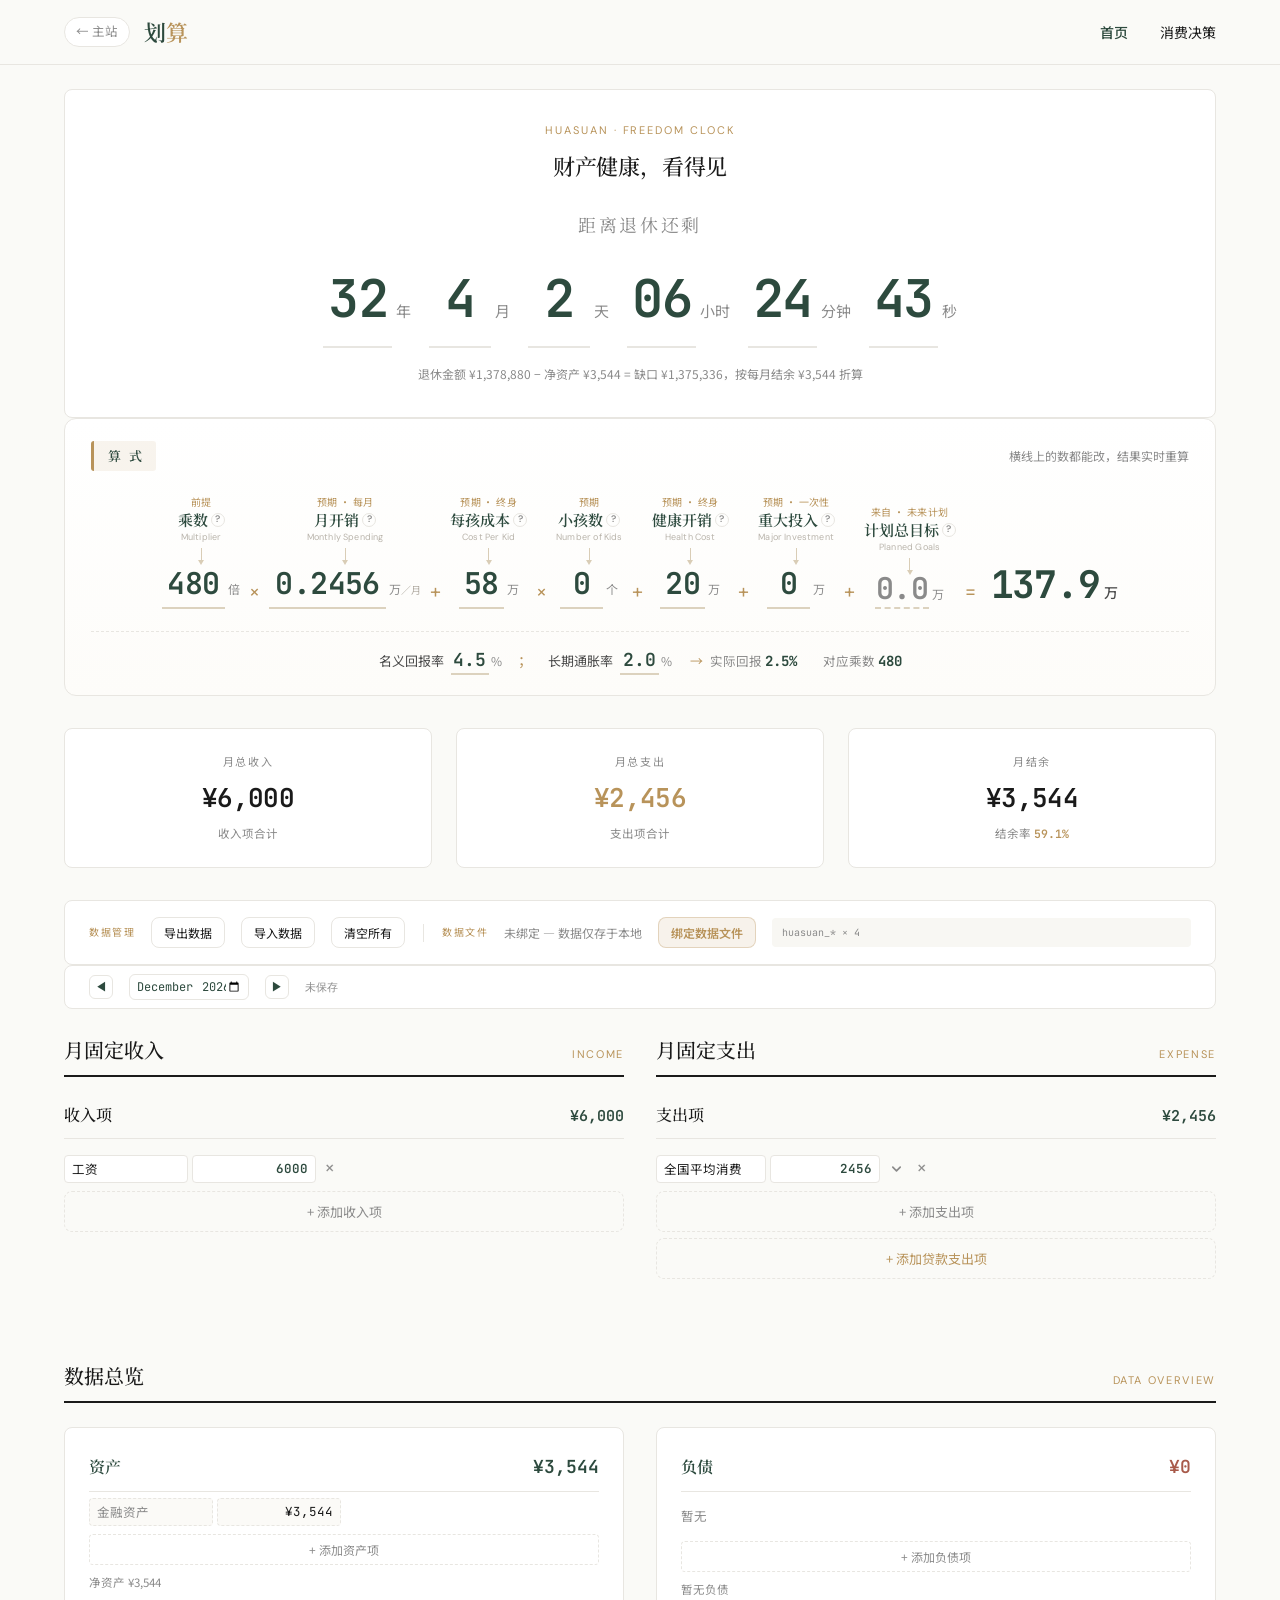
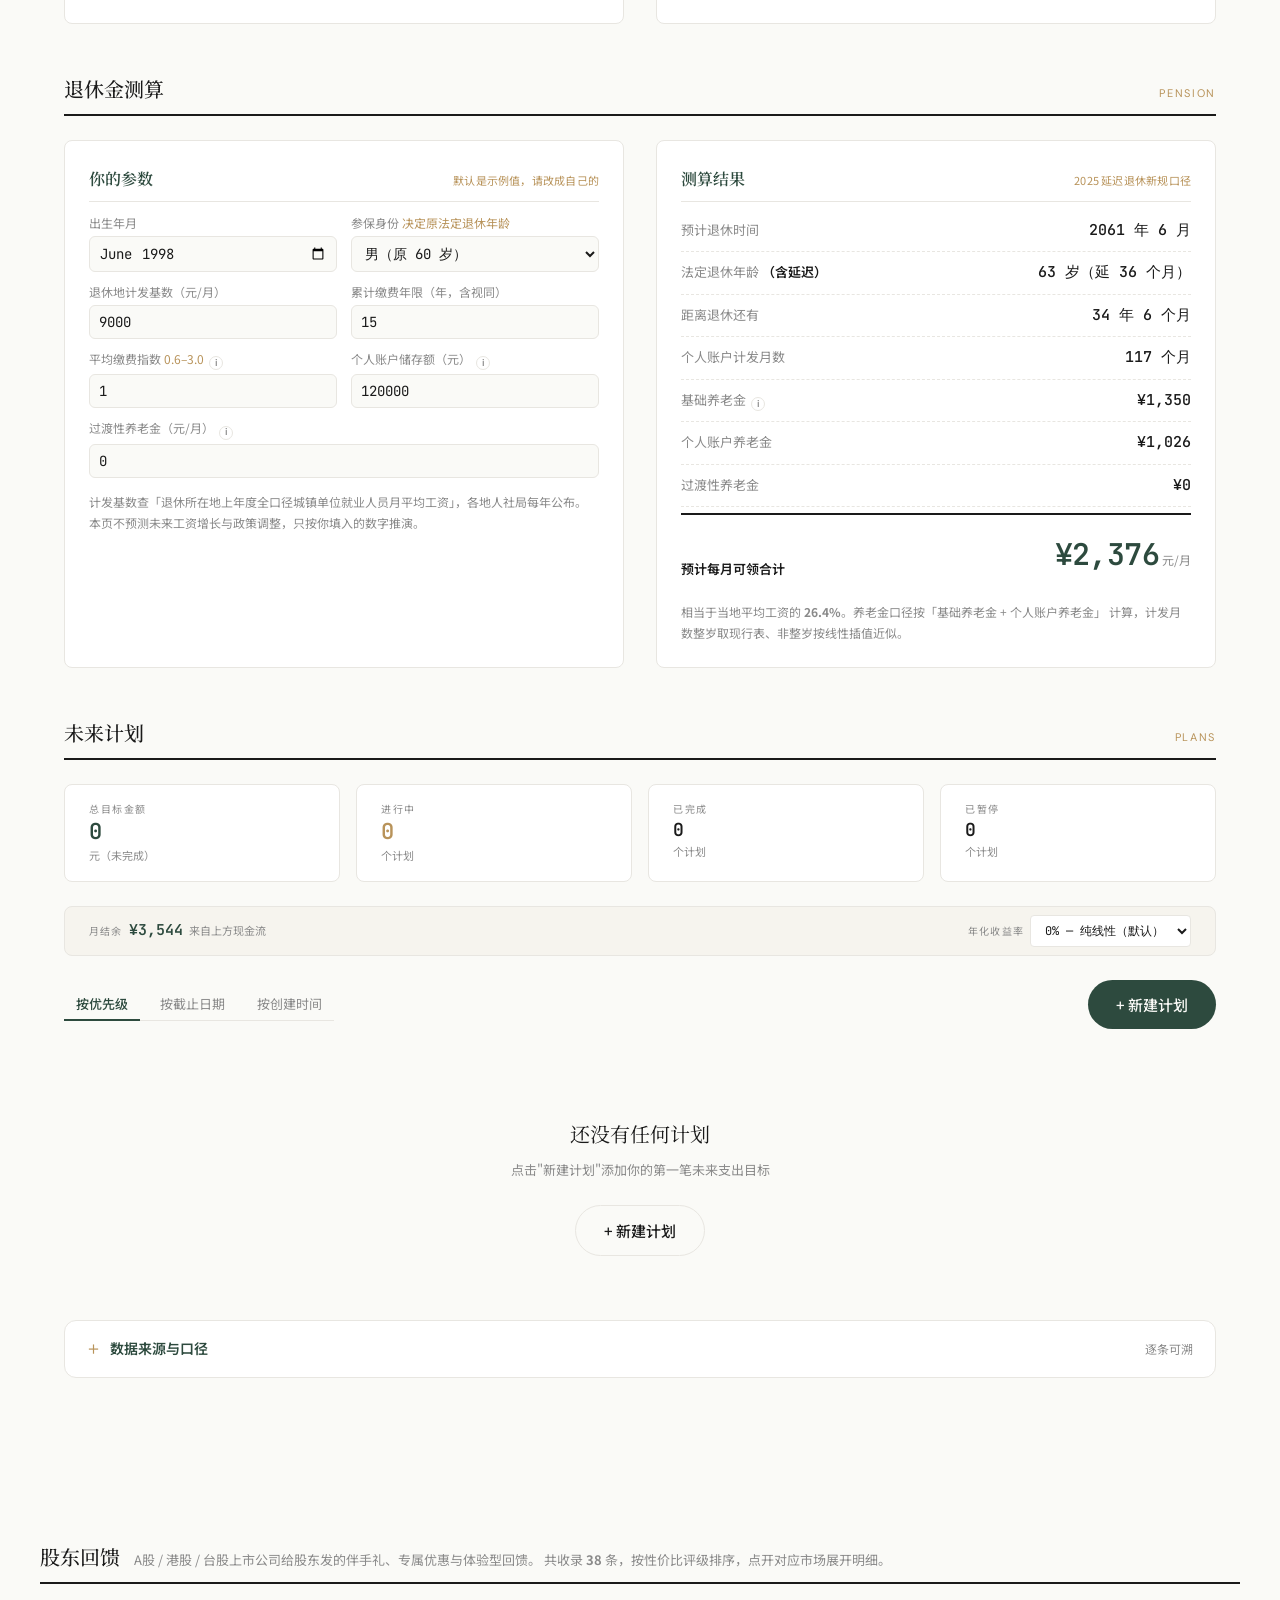
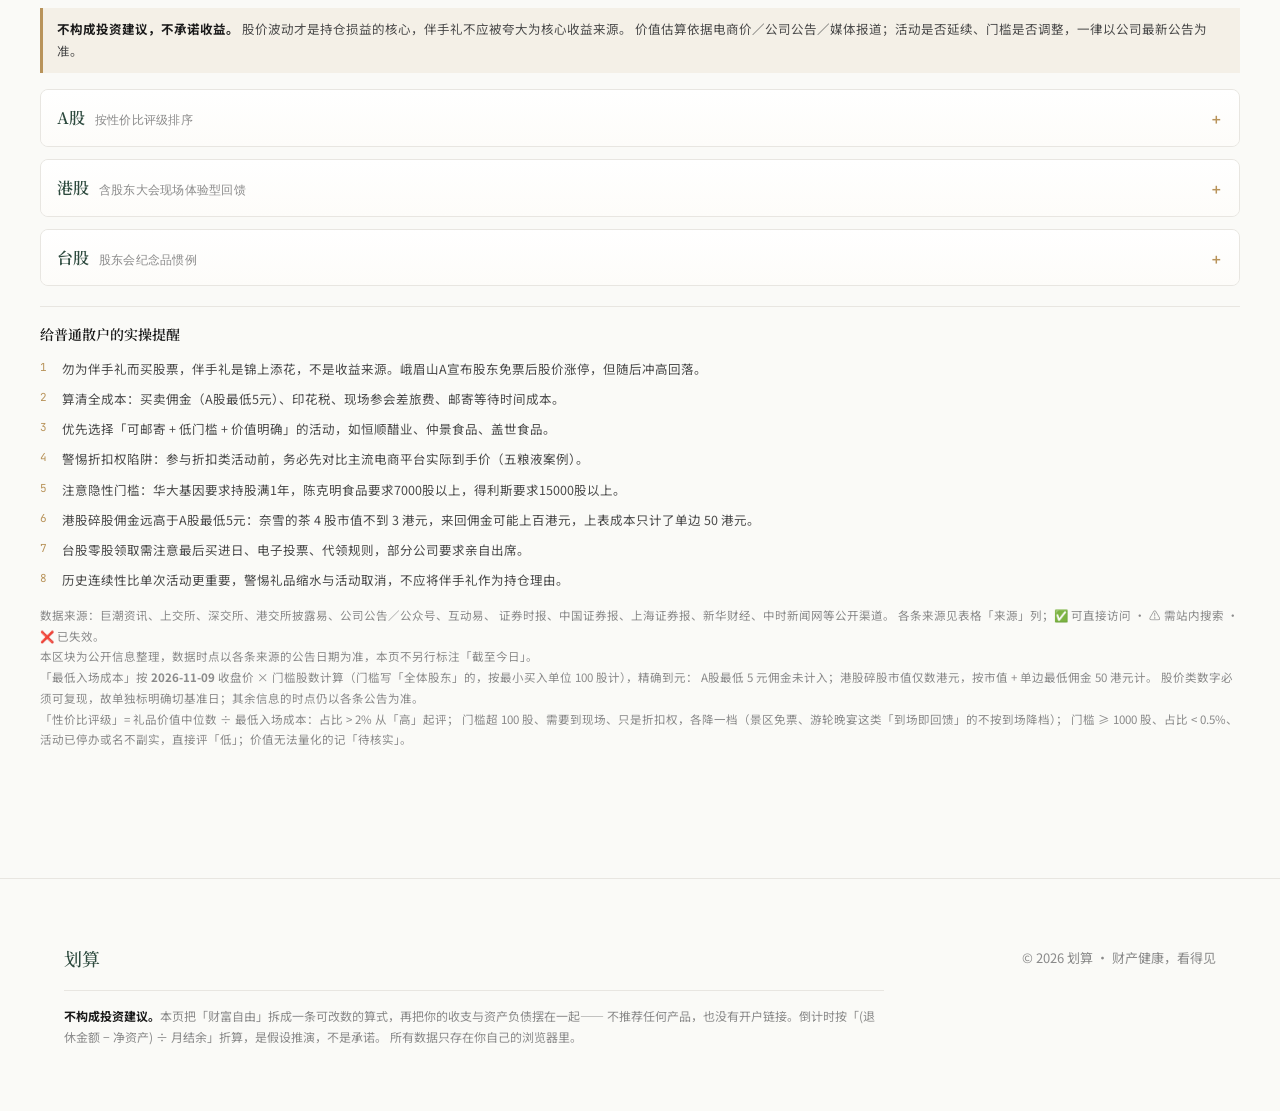
<file: index.html>
<!DOCTYPE html>
<html lang="zh-CN">
<head>
  <meta charset="UTF-8">
  <meta name="viewport" content="width=device-width, initial-scale=1.0">
  <title>划算 — 财产总览</title>
  <link rel="icon" href="data:image/svg+xml,%3Csvg xmlns='http://www.w3.org/2000/svg' viewBox='0 0 32 32'%3E%3Crect width='32' height='32' rx='7' fill='%23FAFAF7'/%3E%3Crect x='9.5' y='9.5' width='13' height='13' rx='2.5' transform='rotate(45 16 16)' fill='%232D4A3E'/%3E%3C/svg%3E">
  <link rel="stylesheet" href="assets/styles.css">
  <style>
    /* ========== v3.4 合并首页 / v3.6 布局重排 ========== */
    /* 结构：汇总四卡（全宽）→ 中栏（收入50% / 支出50%）→ 底栏（未来计划全宽） */

    /* 汇总四卡 */

    .sum__grid {
      display: grid;
      grid-template-columns: repeat(4, 1fr);
      gap: var(--space-md);
      margin-top: var(--space-xl);
      margin-bottom: var(--space-lg);
    }
    .sum__card {
      background: var(--color-surface);
      border: 1px solid var(--color-border);
      border-radius: var(--radius-md);
      padding: var(--space-md);
      text-align: center;
    }
    .sum__label {
      font-family: var(--font-sans-en);
      font-size: 11px;
      letter-spacing: 0.15em;
      text-transform: uppercase;
      color: var(--color-text-muted);
      margin-bottom: 4px;
    }
    .sum__value {
      font-family: var(--font-mono);
      font-size: 24px;
      font-weight: 600;
      color: var(--color-primary);
    }
    .sum__value--gold { color: var(--color-secondary); }
    .sum__value--danger { color: var(--color-error); }

    /* 中部：v3.16 改上下两段全宽（月收入一段 / 月支出一段），段内项目两列网格 */
    .layout-middle {
      display: grid;
      grid-template-columns: 1fr;
      gap: var(--space-xl);
      align-items: start;
      margin-bottom: var(--space-xl);
    }
    .layout-col { min-width: 0; }

    /* 底部：未来计划全宽 */
    .layout-bottom {
      display: block;
      width: 100%;
    }

    /* v3.8：中段「数据总览」(layout-center) 全宽 + 三行 Grid；视觉规格与 layout-bottom 一致 */
    .layout-center {
      display: block;
      width: 100%;
      margin-top: var(--space-xl);
      margin-bottom: var(--space-xl);
    }
    /* Grid 行通用：间距与底栏 plans__stats 同 */
    .lc-grid {
      display: grid;
      gap: var(--space-lg);
      margin-bottom: var(--space-md);
    }
    .lc-grid:last-child {
      margin-bottom: 0;
    }
    /* 行 1 / 行 3：1fr 1fr 两列 */
    .lc-grid--pair {
      grid-template-columns: 1fr 1fr;
    }
    /* 行 2：单列全宽 */
    .lc-grid--single {
      grid-template-columns: 1fr;
    }
    /* 布局中心/底栏的外层统一宽度与中栏一致（居中）：继承父级 cashflow-app 盒 */
    .layout-center > *,
    .layout-bottom > * {
      max-width: 1200px;
      margin-left: auto;
      margin-right: auto;
      box-sizing: border-box;
    }

    /* 分栏标题（每个子列一个） */
    .col-head {
      display: flex;
      align-items: baseline;
      justify-content: space-between;
      padding-bottom: var(--space-xs);
      border-bottom: 2px solid var(--color-text);
      margin-bottom: var(--space-md);
    }
    .col-head__eyebrow {
      font-family: var(--font-sans-en);
      font-size: 11px;
      letter-spacing: 0.15em;
      color: var(--color-secondary);
    }
    .col-head__title {
      font-family: var(--font-serif-cn);
      font-size: 20px;
      font-weight: 500;
      color: var(--color-text);
      margin: 0;
    }
    /* v4.9：股东回馈的标题与说明排成一行（其余分栏头仍是「标题 + 右侧英文」） */
    .col-head--inline {
      justify-content: flex-start;
      flex-wrap: wrap;
      gap: 4px 14px;
    }
    .col-head--inline .sr__lead {
      flex: 1 1 420px;
      max-width: none;
      margin: 0;
      /* 小字基线要跟 20px 标题对齐，靠 baseline 而不是 vertical-align */
      align-self: baseline;
    }

    /* ========== 中部左：月收入 ========== */
    /* (cf__section / cf__income-card 等使用已定义样式) */

    /* ========== 中部右：月支出 ========== */
    /* (贷款汇总卡 cf__loan-summary、总资产卡、数据管理栏、图表 跟支出列 走) */

    /* ========== 底部：未来计划（全宽） ========== */
    /* 全宽时统计卡改为 4 列等分（>1024px） */
    .layout-bottom .plans__stats {
      grid-template-columns: repeat(4, 1fr);
    }
    .cf__snapshot {
      display: flex;
      align-items: center;
      gap: var(--space-sm);
      margin-bottom: var(--space-md);
      padding: var(--space-xs) var(--space-md);
      background: var(--color-surface);
      border: 1px solid var(--color-border);
      border-radius: var(--radius-md);
    }
    .cf__snapshot-date {
      font-family: var(--font-mono);
      font-size: 11px;
      color: var(--color-text-muted);
      white-space: nowrap;
    }

    /* 月份导航按钮 & 输入（v3.5 / v3.6 保留） */
    .cf__month-btn {
      width: 24px; height: 24px;
      border: 1px solid var(--color-border);
      background: var(--color-surface);
      color: var(--color-primary);
      border-radius: 6px;
      cursor: pointer;
      font-size: 12px;
      line-height: 1;
      display: inline-flex;
      align-items: center;
      justify-content: center;
      transition: background 0.15s, border-color 0.15s;
    }
    .cf__month-btn:hover { background: rgba(45, 74, 62, 0.08); border-color: var(--color-primary); }
    .cf__month-btn:active { transform: scale(0.94); }
    .cf__month-input {
      font-family: var(--font-mono);
      font-size: 12px;
      padding: 3px 6px;
      border: 1px solid var(--color-border);
      border-radius: 6px;
      background: var(--color-surface);
      color: var(--color-primary);
      width: 120px;
      outline: none;
    }
    .cf__month-input:focus { border-color: var(--color-secondary); }

    .cf__section { margin-bottom: var(--space-lg); }
    .cf__section-header {
      display: flex;
      justify-content: space-between;
      align-items: baseline;
      margin-bottom: var(--space-sm);
      padding-bottom: var(--space-xs);
      border-bottom: 1px solid var(--color-border);
    }
    .cf__section-title {
      font-family: var(--font-serif-cn);
      font-size: 16px;
      font-weight: 500;
      color: var(--color-text);
    }
    .cf__section-total {
      font-family: var(--font-mono);
      font-size: 15px;
      font-weight: 600;
      color: var(--color-primary);
    }

    /* 删除按钮 — 红底白叉圆形，12×12px，卡片左上角（v3.3 确认稿） */
    .cf__delete {
      position: absolute;
      top: 6px;
      left: 6px;
      width: 12px;
      height: 12px;
      border-radius: 50%;
      background: #A85A4A;
      color: #fff;
      border: none;
      font-size: 8px;
      line-height: 1;
      cursor: pointer;
      display: flex;
      align-items: center;
      justify-content: center;
      flex-shrink: 0;
      transition: background 200ms var(--ease-move);
      padding: 0;
      z-index: 1;
    }
    .cf__delete:hover { background: #8B3A2A; }

    /* 通用字段（高度保持 38px：padding 10px + 14px 字号 + 2px 边框） */
    .cf__field {
      padding: 10px 10px;
      border: 1px solid var(--color-border);
      border-radius: var(--radius-md);
      font-size: 14px;
      background: var(--color-surface);
      color: var(--color-text);
      outline: none;
      transition: border-color 200ms var(--ease-move);
    }
    .cf__field:focus { border-color: var(--color-primary); }
    .cf__field-name {
      flex: 1;
      min-width: 0;
      font-family: var(--font-sans-cn);
    }
    .cf__field-amount {
      width: 65px;          /* v3.4：金额框缩窄至 65px（高度不变） */
      font-family: var(--font-mono);
      text-align: right;
      padding: 10px 6px;
    }
    .cf__field-amount[readonly] {
      background: #F8F7F3;
      color: var(--color-text-muted);
      cursor: not-allowed;
    }
    .cf__field--rate { width: 58px; font-family: var(--font-mono); text-align: right; padding: 10px 6px; }
    .cf__field--months { width: 64px; font-family: var(--font-mono); text-align: right; padding: 10px 6px; }
    .cf__field--total { width: 96px; font-family: var(--font-mono); text-align: right; padding: 10px 6px; }
    .cf__field--rate:disabled { background: #F8F7F3; color: var(--color-text-muted); }

    .cf__select {
      padding: 10px 24px 10px 10px;
      border: 1px solid var(--color-border);
      border-radius: var(--radius-md);
      font-size: 13px;
      background: var(--color-surface);
      color: var(--color-text);
      outline: none;
      cursor: pointer;
      font-family: var(--font-sans-cn);
      transition: border-color 200ms var(--ease-move);
      appearance: none;
      -webkit-appearance: none;
      background-image: url("data:image/svg+xml,%3Csvg xmlns='http://www.w3.org/2000/svg' width='12' height='12' viewBox='0 0 12 12'%3E%3Cpath d='M3 5l3 3 3-3' fill='none' stroke='%238A8A8A' stroke-width='1.5'/%3E%3C/svg%3E");
      background-repeat: no-repeat;
      background-position: right 8px center;
      flex-shrink: 0;
    }
    .cf__select:focus { border-color: var(--color-primary); }
    .cf__select--loan { font-family: var(--font-sans-cn); }

    /* 收入卡片 */
    .cf__income-card {
      position: relative;
      display: flex;
      align-items: center;
      gap: var(--space-xs);
      padding: var(--space-sm);
      padding-left: 24px;
      background: var(--color-surface);
      border: 1px solid var(--color-border);
      border-radius: var(--radius-md);
      margin-bottom: var(--space-xs);
    }

    /* 支出卡片（固定：单行；变动：展开贷款详情） */
    .cf__expense-card {
      background: var(--color-surface);
      border: 1px solid var(--color-border);
      border-radius: var(--radius-md);
      overflow: hidden;
    }

    /* v3.16：收支项两列网格（每行 2 项，gap 替代卡片 margin-bottom） */
    #incomeList,
    #expenseList {
      display: grid;
      grid-template-columns: 1fr 1fr;
      gap: var(--space-xs);
      align-items: start;
    }
    #incomeList .cf__income-card,
    #expenseList .cf__expense-card { margin-bottom: 0; }
    .cf__expense-main {
      position: relative;
      display: flex;
      align-items: center;
      gap: var(--space-xs);
      padding: var(--space-sm);
      padding-left: 24px;
    }

    /* 贷款开关（v3.4.1：变动支出主行，开启才展开计算区） */
    .cf__loan-toggle {
      display: inline-flex;
      align-items: center;
      gap: 4px;
      cursor: pointer;
      white-space: nowrap;
      font-size: 12px;
      color: var(--color-text-muted);
      user-select: none;
    }
    .cf__loan-toggle input {
      width: 14px;
      height: 14px;
      accent-color: var(--color-primary);
      cursor: pointer;
      margin: 0;
    }
    .cf__loan-toggle--on span { color: var(--color-primary); font-weight: 500; }

    /* 当前期输入框（v3.4.2；v3.16 修复两位数被调节箭头裁剪：padding 收窄到 4px） */
    .cf__field--period { width: 56px; padding: 10px 4px; font-family: var(--font-mono); text-align: right; }

    /* 还款日输入框（v3.15：仅记录展示；v3.16 同步修复两位数裁剪） */
    .cf__field--day { width: 56px; padding: 10px 4px; font-family: var(--font-mono); text-align: right; }

    /* 贷款进度行（第 N/M 期 · 已还/剩余本金） */
    .cf__loan-progress {
      margin-top: 6px;
      padding-top: 6px;
      border-top: 1px dashed rgba(45, 74, 62, 0.18);
      font-size: 12px;
      color: var(--color-text-muted);
      letter-spacing: 0.02em;
    }
    .cf__loan-progress--muted { color: var(--color-text-muted); opacity: 0.5; }

    /* 明细表当前期高亮行 */
    .cf__detail-row--current td {
      background: rgba(184, 147, 90, 0.14);
      color: var(--color-primary);
      font-weight: 600;
    }

    /* 贷款汇总卡（v3.4.3：所有贷款 本月/剩余/全期 合计） */
    .cf__loan-summary {
      margin-top: var(--space-sm, 12px);
      padding: 14px 16px;
      background: linear-gradient(135deg, rgba(45, 74, 62, 0.05), rgba(184, 147, 90, 0.07));
      border: 1px solid rgba(45, 74, 62, 0.14);
      border-radius: 12px;
    }
    .cf__ls-head {
      font-size: 12px;
      font-weight: 600;
      letter-spacing: 0.08em;
      color: var(--color-text-muted);
      margin-bottom: 8px;
    }
    .cf__ls-row {
      display: grid;
      grid-template-columns: auto 1fr auto 1fr;
      align-items: baseline;
      gap: 6px 10px;
      padding: 5px 0;
      font-size: 13px;
    }
    .cf__ls-row + .cf__ls-row { border-top: 1px dashed rgba(45, 74, 62, 0.14); }
    .cf__ls-label { color: var(--color-text-muted); white-space: nowrap; }
    .cf__ls-val { font-weight: 600; text-align: right; font-variant-numeric: tabular-nums; }
    .cf__ls-val--gold { color: var(--color-secondary); }

    /* 变动支出 — 贷款详情区 */
    .cf__loan {
      background: #F8F7F3;
      border-top: 1px solid var(--color-border);
      padding: var(--space-sm);
    }
    .cf__loan-row {
      display: flex;
      flex-wrap: wrap;
      gap: 6px 10px;
      align-items: center;
    }
    .cf__loan-label { font-size: 12px; color: var(--color-text-muted); white-space: nowrap; }
    .cf__loan-result {
      display: flex;
      flex-wrap: wrap;
      align-items: center;
      gap: 4px 14px;
      padding-top: var(--space-xs);
      margin-top: var(--space-xs);
      border-top: 1px dashed var(--color-border);
    }
    .cf__loan-result-label { font-size: 12px; color: var(--color-text-muted); }
    .cf__loan-result-value {
      font-family: var(--font-mono);
      font-size: 16px;
      font-weight: 600;
      color: var(--color-primary);
    }
    .cf__loan-result-value--gold { color: var(--color-secondary); }
    .cf__loan-result-value--muted { color: var(--color-text-muted); font-weight: 500; }

    .cf__detail-btn {
      padding: 4px 10px;
      border: 1px solid var(--color-border);
      border-radius: var(--radius-sm);
      background: var(--color-surface);
      color: var(--color-text-muted);
      font-size: 12px;
      font-family: var(--font-sans-cn);
      cursor: pointer;
      transition: all 200ms var(--ease-move);
      margin-left: auto;
    }
    .cf__detail-btn:hover {
      border-color: var(--color-primary);
      color: var(--color-primary);
    }

    /* 明细展开面板 */
    .cf__detail-panel { display: none; }
    .cf__detail-panel--open { display: block; }
    .cf__detail-table {
      width: 100%;
      border-collapse: collapse;
      font-size: 12px;
      font-family: var(--font-mono);
      margin-top: var(--space-xs);
    }
    .cf__detail-table th {
      text-align: right;
      padding: 4px 8px;
      color: var(--color-text-muted);
      font-weight: 500;
      border-bottom: 1px solid var(--color-border);
      font-size: 11px;
      font-family: var(--font-sans-cn);
    }
    .cf__detail-table th:first-child { text-align: center; }
    .cf__detail-table td {
      text-align: right;
      padding: 3px 8px;
      color: var(--color-text);
    }
    .cf__detail-table td:first-child { text-align: center; color: var(--color-text-muted); }
    .cf__detail-table td:last-child { color: var(--color-secondary); }
    .cf__detail-ellipsis {
      text-align: center;
      color: var(--color-text-muted);
      padding: 4px;
      font-size: 12px;
    }

    /* 添加按钮 */
    .cf__add-btn {
      width: 100%;
      padding: 10px;
      border: 1px dashed var(--color-border);
      background: transparent;
      color: var(--color-text-muted);
      font-size: 13px;
      font-family: var(--font-sans-cn);
      border-radius: var(--radius-md);
      cursor: pointer;
      transition: all 200ms var(--ease-move);
      margin-top: var(--space-xs);
    }
    .cf__add-btn:hover {
      border-color: var(--color-primary);
      color: var(--color-primary);
      border-style: solid;
    }
    /* 第二个添加按钮（贷款支出项）：堆叠时留一点缝，用次级色区分 */
    .cf__add-btn + .cf__add-btn { margin-top: 6px; }
    .cf__add-btn--loan { color: var(--color-secondary); }
    .cf__add-btn--loan:hover { border-color: var(--color-secondary); color: var(--color-secondary); }

    /* 数据管理栏 */
    /* 注意：作者样式的 display:flex 会压过浏览器默认的 [hidden]{display:none}，
       必须显式补一条，否则不支持文件 API 的浏览器里「数据文件」栏照样露出来 */
    .cf__databar[hidden] { display: none !important; }
    .cf__databar {
      display: flex;
      align-items: center;
      gap: var(--space-sm);
      flex-wrap: wrap;
      margin-top: var(--space-lg);
      padding: var(--space-sm) var(--space-md);
      background: var(--color-surface);
      border: 1px solid var(--color-border);
      border-radius: var(--radius-md);
    }
    .cf__databar-label {
      font-family: var(--font-sans-en);
      font-size: 10px;
      letter-spacing: 0.15em;
      text-transform: uppercase;
      color: var(--color-secondary);
    }
    .cf__databar-btn {
      padding: 6px 12px;
      border: 1px solid var(--color-border);
      border-radius: var(--radius-md);
      background: var(--color-surface);
      color: var(--color-text);
      font-size: 12px;
      font-family: var(--font-sans-cn);
      cursor: pointer;
      transition: all 200ms var(--ease-move);
    }
    .cf__databar-btn:hover {
      border-color: var(--color-primary);
      color: var(--color-primary);
    }
    .cf__databar-btn--danger:hover {
      border-color: var(--color-error);
      color: var(--color-error);
    }
    .cf__databar-btn--accent {
      background: rgba(184, 147, 90, 0.12);
      border-color: rgba(184, 147, 90, 0.32);
      color: var(--color-secondary);
      font-weight: 600;
    }
    .cf__databar-btn--accent:hover {
      border-color: var(--color-secondary);
      background: rgba(184, 147, 90, 0.2);
      color: var(--color-secondary);
    }
    .cf__databar-location {
      font-family: var(--font-mono);
      font-size: 10px;
      color: var(--color-text-muted);
      margin-left: auto;
      padding: 6px 10px;
      background: #F8F7F3;
      border-radius: var(--radius-sm);
      /* 键名列表会随新增存储键变长，窄屏必须允许换行，否则整栏被顶出视口 */
      white-space: normal;
      overflow-wrap: anywhere;
      min-width: 0;
      max-width: 100%;
    }

    /* 数据文件组：与「数据管理」同处一条栏。
       display:contents 让这组自身不生成盒子，组内元素直接成为父级 flex 的item，
       于是两组按钮能排进同一行；[hidden] 要单独提权，否则会被 display:contents 顶掉 */
    .cf__file-group { display: contents; }
    .cf__file-group[hidden] { display: none !important; }
    /* 合并后的数据栏强制单行：绑定前后按钮数量不同（未绑定 1 个 / 已绑定 3 个），
       若允许换行，绑定后就会断成两行。空间不够时只让末尾的键名提示让位 */
    .cf__databar--manage { flex-wrap: nowrap; }
    .cf__databar--manage .cf__databar-btn,
    .cf__databar--manage .cf__databar-label,
    .cf__databar--manage .cf__databar-div { flex: 0 0 auto; }
    /* 绑定状态不参与收缩（时间戳要完整），只在文件名过长时按上限截断；
       末尾那串 localStorage 键名是可牺牲的，优先让位 */
    .cf__databar--manage .cf__file-status {
      flex: 0 0 auto;
      max-width: 280px;
      min-width: 0;
      overflow: hidden;
      text-overflow: ellipsis;
      white-space: nowrap;
    }
    .cf__databar--manage .cf__databar-location {
      flex: 1 1 auto;
      min-width: 0;
      overflow: hidden;
      text-overflow: ellipsis;
      white-space: nowrap;
    }
    /* 两组之间的竖分隔线 */
    .cf__databar-div {
      width: 1px;
      align-self: center;
      height: 18px;
      margin: 0 2px;
      background: var(--color-border);
    }
    .cf__file-status {
      font-size: 12px;
      color: var(--color-text-muted);
    }
    .cf__file-status b {
      font-family: var(--font-mono);
      color: var(--color-primary);
      font-weight: 600;
    }

    /* ========== 绑定数据文件确认弹窗（三选一：备份后加载 / 直接加载 / 取消）========== */
    .dlg[hidden] { display: none !important; }
    .dlg {
      position: fixed; inset: 0; z-index: 200;
      display: flex; align-items: center; justify-content: center;
      padding: var(--space-md);
    }
    .dlg__mask {
      position: absolute; inset: 0;
      background: rgba(38, 34, 28, 0.42);
      backdrop-filter: blur(2px);
    }
    .dlg__panel {
      position: relative;
      width: 100%; max-width: 460px;
      background: var(--color-surface);
      border: 1px solid var(--color-border);
      border-radius: var(--radius-md);
      box-shadow: 0 18px 48px rgba(38, 34, 28, 0.18);
      padding: var(--space-lg);
    }
    .dlg__title {
      font-family: var(--font-serif-cn); font-size: 19px; font-weight: 500;
      color: var(--color-text); margin: 0 0 var(--space-sm);
    }
    .dlg__text {
      font-size: 13px; line-height: 1.8; color: var(--color-text-muted);
      margin: 0 0 var(--space-sm);
    }
    .dlg__text b { color: var(--color-text); font-weight: 600; }
    .dlg__acts {
      display: flex; flex-wrap: wrap; gap: var(--space-xs);
      margin-top: var(--space-md);
    }
    .dlg__btn {
      flex: 1 1 auto; padding: 9px 14px;
      border: 1px solid var(--color-border); border-radius: var(--radius-md);
      background: var(--color-surface); color: var(--color-text);
      font-size: 13px; font-family: var(--font-sans-cn);
      cursor: pointer; transition: all 200ms var(--ease-move);
    }
    .dlg__btn:hover { border-color: var(--color-primary); color: var(--color-primary); }
    .dlg__btn--primary {
      background: rgba(184, 147, 90, 0.12);
      border-color: rgba(184, 147, 90, 0.32);
      color: var(--color-secondary);
    }
    .dlg__btn--ghost { color: var(--color-text-muted); }
    .dlg__btn--ghost:hover { color: var(--color-error); border-color: var(--color-error); }

    /* 图表 */
    /* ========== v3.7 子区块：右栏内 section + 2×3 stats 网格（与未来计划同格式） ========== */
    .sub-block { margin-top: var(--space-lg); }
    .sub-block + .sub-block { margin-top: var(--space-xl); }
    .sub-head {
      display: flex;
      align-items: baseline;
      justify-content: space-between;
      padding-bottom: var(--space-xs);
      border-bottom: 2px solid var(--color-text);
      margin-bottom: var(--space-md);
    }
    .sub-head__title {
      font-family: var(--font-serif-cn);
      font-size: 16px;
      font-weight: 500;
      color: var(--color-text);
      margin: 0;
    }
    /* v3.8：进入全宽「数据总览」段后，子段头（贷款汇总/总资产/两图表）加大到 18px，与 col-head 尺寸更协调 */
    .layout-center .sub-head__title { font-size: 18px; }
    .layout-center .sub-head { margin-bottom: var(--space-md); }
    .sub-head__eyebrow {
      font-family: var(--font-sans-en);
      font-size: 11px;
      letter-spacing: 0.15em;
      text-transform: uppercase;
      color: var(--color-secondary);
    }
    /* 与 plans__stats 完全一致：右栏内默认 2 列，与未来计划底栏视觉同构 */
    .sub-stats {
      display: grid;
      grid-template-columns: repeat(2, 1fr);
      gap: var(--space-sm);
    }
    /* 子卡：别名类 + 直接复用 plans__stat，保证未来计划&汇总&资产卡共用一套视觉 */
    .sub-stat,
    .sub-stats .plans__stat {
      background: var(--color-surface);
      border: 1px solid var(--color-border);
      border-radius: var(--radius-md);
      padding: var(--space-sm) var(--space-md);
    }
    .sub-stat-label {
      font-family: var(--font-sans-en);
      font-size: 10px;
      letter-spacing: 0.15em;
      text-transform: uppercase;
      color: var(--color-text-muted);
      margin-bottom: 2px;
    }
    .sub-stat-value {
      font-family: var(--font-mono);
      font-size: 22px;
      font-weight: 600;
      color: var(--color-primary);
      line-height: 1.1;
    }
    .sub-stat-value--gold { color: var(--color-secondary); }
    .sub-stat-value--muted { color: var(--color-text); font-size: 18px; font-weight: 500; }
    .sub-stat-sub { font-size: 11px; color: var(--color-text-muted); margin-top: 2px; }

    /* ========== 右栏：未来计划 ========== */

    .plans__stats {
      display: grid;
      grid-template-columns: repeat(2, 1fr);
      gap: var(--space-sm);
      margin-bottom: var(--space-md);
    }
    .plans__stat {
      background: var(--color-surface);
      border: 1px solid var(--color-border);
      border-radius: var(--radius-md);
      padding: var(--space-sm) var(--space-md);
    }
    .plans__stat-label {
      font-family: var(--font-sans-en);
      font-size: 10px;
      letter-spacing: 0.15em;
      text-transform: uppercase;
      color: var(--color-text-muted);
      margin-bottom: 2px;
    }
    .plans__stat-value {
      font-family: var(--font-mono);
      font-size: 22px;
      font-weight: 600;
      color: var(--color-primary);
      line-height: 1.1;
    }
    .plans__stat-value--secondary { color: var(--color-secondary); }
    .plans__stat-value--muted { color: var(--color-text); font-size: 18px; }
    .plans__stat-sub { font-size: 11px; color: var(--color-text-muted); margin-top: 2px; }

    /* 预测设置条 */
    .plans__forecast-settings {
      display: flex;
      justify-content: space-between;
      align-items: center;
      gap: var(--space-md);
      padding: var(--space-xs) var(--space-md);
      background: rgba(184, 147, 90, 0.06);
      border: 1px solid var(--color-border);
      border-radius: var(--radius-md);
      flex-wrap: wrap;
      margin-bottom: var(--space-md);
    }
    .plans__forecast-field {
      display: flex;
      align-items: baseline;
      gap: 6px;
      flex-wrap: wrap;
    }
    .plans__forecast-label {
      font-family: var(--font-sans-en);
      font-size: 10px;
      letter-spacing: 0.12em;
      text-transform: uppercase;
      color: var(--color-text-muted);
    }
    .plans__forecast-value {
      font-family: var(--font-mono);
      font-size: 15px;
      font-weight: 600;
      color: var(--color-primary);
    }
    .plans__forecast-hint { font-size: 11px; color: var(--color-text-muted); }
    .plans__forecast-select {
      padding: 6px 10px;
      border: 1px solid var(--color-border);
      border-radius: var(--radius-sm);
      font-family: var(--font-mono);
      font-size: 12px;
      background: var(--color-surface);
      color: var(--color-text);
      outline: none;
      cursor: pointer;
    }
    .plans__forecast-select:focus { border-color: var(--color-primary); }

    /* v3.12 利率参考卡 */
    .rates {
      margin-top: var(--space-md);
      padding: var(--space-lg);
      background: var(--color-surface);
      border: 1px solid var(--color-border);
      border-radius: var(--radius-lg);
    }
    .rates__head {
      display: flex;
      justify-content: space-between;
      align-items: baseline;
      flex-wrap: wrap;
      gap: 2px var(--space-md);
      border-bottom: 2px solid var(--color-text);
      padding-bottom: var(--space-2xs);
      margin-bottom: var(--space-md);
    }
    .rates__title {
      font-family: var(--font-serif-cn);
      font-size: 18px;
      font-weight: 600;
      color: var(--color-text);
    }
    .rates__eyebrow {
      font-family: var(--font-sans-en);
      font-size: 10px;
      letter-spacing: 0.15em;
      text-transform: uppercase;
      color: var(--color-secondary);
    }
    .rates__updated { font-size: 11px; color: var(--color-text-muted); font-family: var(--font-mono); }
    .rates__body {
      display: grid;
      grid-template-columns: 1fr 2fr;
      gap: var(--space-lg);
      align-items: start;
    }
    .rates__group-label {
      font-size: 13px;
      font-weight: 600;
      color: var(--color-text);
      margin-bottom: var(--space-xs);
    }
    .rates__group-label em { font-style: normal; font-weight: 400; font-size: 11px; color: var(--color-text-muted); margin-left: 6px; }
    .rates__rows {
      display: grid;
      grid-template-columns: repeat(2, 1fr);
      gap: var(--space-2xs) var(--space-lg);
    }
    .rates__row {
      display: flex;
      justify-content: space-between;
      align-items: baseline;
      padding: 4px 0;
      border-bottom: 1px dashed var(--color-border);
    }
    .rates__row-term { font-size: 12px; color: var(--color-text-muted); }
    .rates__row-rate {
      font-family: var(--font-mono);
      font-size: 14px;
      font-weight: 600;
      color: var(--color-primary);
    }
    .rates__source {
      font-size: 11px;
      color: var(--color-text-muted);
      margin-top: var(--space-md);
      border-top: 1px solid var(--color-border);
      padding-top: var(--space-sm);
    }
    @media (max-width: 768px) {
      .rates__body { grid-template-columns: 1fr; gap: var(--space-md); }
    }

    /* v3.10 退休测算卡 */
    .retire {
      margin-top: var(--space-md);
      padding: var(--space-lg);
      background: var(--color-surface);
      border: 1px solid var(--color-border);
      border-radius: var(--radius-lg);
    }
    .retire__head {
      display: flex;
      justify-content: space-between;
      align-items: baseline;
      flex-wrap: wrap;
      gap: 2px var(--space-md);
      border-bottom: 2px solid var(--color-text);
      padding-bottom: var(--space-2xs);
      margin-bottom: var(--space-md);
    }
    .retire__title {
      font-family: var(--font-serif-cn);
      font-size: 18px;
      font-weight: 600;
      color: var(--color-text);
    }
    .retire__logic {
      flex: 1;
      min-width: 240px;
      text-align: center;
      font-size: 11px;
      color: var(--color-text-muted);
      line-height: 1.5;
    }
    .retire__eyebrow {
      font-family: var(--font-sans-en);
      font-size: 10px;
      letter-spacing: 0.15em;
      text-transform: uppercase;
      color: var(--color-secondary);
    }
    .retire__body {
      display: grid;
      grid-template-columns: minmax(180px, 1fr) 2fr;
      gap: var(--space-lg);
      align-items: center;
    }
    .retire__date {
      font-family: var(--font-mono);
      font-size: clamp(26px, 3.5vw, 38px);
      font-weight: 600;
      color: var(--color-primary);
      line-height: 1.15;
    }
    .retire__date--na { font-size: 22px; }
    .retire__sub { font-size: 12px; color: var(--color-text-muted); margin-top: 4px; line-height: 1.6; }
    .retire__facts { display: flex; gap: var(--space-xl); flex-wrap: wrap; }
    .retire__fact-k {
      display: block;
      font-size: 11px;
      color: var(--color-text-muted);
      margin-bottom: 2px;
    }
    .retire__fact-v {
      font-family: var(--font-mono);
      font-size: 16px;
      font-weight: 600;
      color: var(--color-text);
    }
    .retire__fact-v--gold { color: var(--color-secondary); }
    .retire__progress { margin-top: var(--space-md); }
    .retire__progress-bar {
      height: 6px;
      background: var(--color-bg);
      border: 1px solid var(--color-border);
      border-radius: 3px;
      overflow: hidden;
    }
    .retire__progress-fill {
      height: 100%;
      background: var(--color-primary);
      width: 0%;
      transition: width 400ms ease;
    }
    .retire__progress-text { font-size: 12px; color: var(--color-text-muted); margin-top: 4px; }
    .retire__inputs {
      display: flex;
      gap: var(--space-lg) var(--space-xl);
      margin-top: var(--space-md);
      flex-wrap: wrap;
      align-items: center;
    }
    .retire__input {
      display: flex;
      align-items: center;
      gap: 6px;
      font-size: 13px;
      color: var(--color-text-muted);
    }
    .retire__input input {
      width: 88px;
      padding: 7px 10px;
      border: 1px solid var(--color-border);
      border-radius: var(--radius-sm);
      font-family: var(--font-mono);
      font-size: 13px;
      background: var(--color-surface);
      color: var(--color-text);
      outline: none;
    }
    .retire__input input:focus { border-color: var(--color-primary); }
    .retire__input em { font-style: normal; font-size: 11px; color: var(--color-text-muted); }
    .retire__note {
      font-family: var(--font-serif-cn);
      font-size: 12px;
      color: var(--color-text-muted);
      line-height: 1.8;
      margin-top: var(--space-md);
      border-top: 1px solid var(--color-border);
      padding-top: var(--space-sm);
    }
    @media (max-width: 768px) {
      .retire__body { grid-template-columns: 1fr; gap: var(--space-md); }
    }

    /* 工具栏 */
    .plans__toolbar {
      display: flex;
      justify-content: space-between;
      align-items: center;
      margin-bottom: var(--space-md);
      flex-wrap: wrap;
      gap: var(--space-sm);
    }
    .plans__sort-tabs {
      display: flex;
      gap: var(--space-xs);
      border-bottom: 1px solid var(--color-border);
    }
    .plans__sort-tab {
      padding: 6px 12px;
      font-size: 13px;
      color: var(--color-text-muted);
      border-bottom: 2px solid transparent;
      margin-bottom: -1px;
      cursor: pointer;
      transition: all 200ms var(--ease-move);
      background: transparent;
      border-left: none;
      border-right: none;
      border-top: none;
      font-family: inherit;
    }
    .plans__sort-tab:hover { color: var(--color-text); }
    .plans__sort-tab.active {
      color: var(--color-primary);
      border-bottom-color: var(--color-primary);
      font-weight: 500;
    }

    /* 计划卡片 */
    .plans__list {
      display: flex;
      flex-direction: column;
      gap: var(--space-sm);
    }
    .plans__card {
      background: var(--color-surface);
      border: 1px solid var(--color-border);
      border-radius: var(--radius-lg);
      padding: var(--space-md) var(--space-md) var(--space-md) var(--space-lg);
      position: relative;
      transition: transform 300ms var(--ease-enter), box-shadow 300ms var(--ease-enter);
      overflow: hidden;
    }
    .plans__card:hover {
      transform: translateY(-2px);
      box-shadow: 0 8px 24px rgba(45, 74, 62, 0.06);
    }
    .plans__card::before {
      content: '';
      position: absolute;
      left: 0; top: 0; bottom: 0;
      width: 4px;
      background: var(--color-border);
    }
    .plans__card--priority-1::before { background: var(--color-primary); }
    .plans__card--priority-2::before { background: var(--color-secondary); }
    .plans__card--priority-3::before { background: var(--color-text-muted); }
    .plans__card--completed { opacity: 0.65; }
    .plans__card--completed .plans__card-name { text-decoration: line-through; }

    .plans__card-header {
      display: flex;
      justify-content: space-between;
      align-items: flex-start;
      gap: var(--space-sm);
      margin-bottom: var(--space-xs);
    }
    .plans__card-title-row {
      display: flex;
      align-items: center;
      gap: 8px;
      flex-wrap: wrap;
    }
    .plans__card-name {
      font-family: var(--font-serif-cn);
      font-size: 17px;
      font-weight: 500;
      color: var(--color-text);
    }
    .plans__priority-badge {
      display: inline-block;
      padding: 2px 8px;
      border-radius: var(--radius-full);
      font-size: 10px;
      font-weight: 500;
      letter-spacing: 0.05em;
    }
    .plans__priority-badge--1 { background: rgba(45, 74, 62, 0.12); color: var(--color-primary); }
    .plans__priority-badge--2 { background: rgba(184, 147, 90, 18); color: var(--color-secondary); }
    .plans__priority-badge--3 { background: rgba(138, 138, 138, 0.15); color: var(--color-text-muted); }
    .plans__status-badge {
      display: inline-block;
      padding: 2px 8px;
      border-radius: var(--radius-full);
      font-size: 10px;
      font-weight: 500;
      letter-spacing: 0.05em;
    }
    .plans__status-badge--active { background: rgba(45, 74, 62, 0.08); color: var(--color-primary); }
    .plans__status-badge--completed { background: rgba(45, 74, 62, 0.18); color: var(--color-primary); font-weight: 600; }
    .plans__status-badge--paused { background: rgba(184, 147, 90, 0.18); color: var(--color-secondary); }

    .plans__card-actions { display: flex; gap: 6px; }
    .plans__action-btn {
      width: 28px;
      height: 28px;
      border: 1px solid var(--color-border);
      background: var(--color-surface);
      color: var(--color-text-muted);
      border-radius: var(--radius-sm);
      cursor: pointer;
      font-size: 13px;
      display: inline-flex;
      align-items: center;
      justify-content: center;
      transition: all 200ms var(--ease-move);
      padding: 0;
      font-family: inherit;
    }
    .plans__action-btn:hover { border-color: var(--color-primary); color: var(--color-primary); }
    .plans__action-btn--danger:hover { border-color: var(--color-error); color: var(--color-error); }

    .plans__card-body {
      display: grid;
      grid-template-columns: 1fr 1fr;
      gap: var(--space-xs) var(--space-md);
      margin-top: var(--space-xs);
    }
    .plans__card-field { display: flex; flex-direction: column; gap: 1px; }
    .plans__field-label {
      font-family: var(--font-sans-en);
      font-size: 9px;
      letter-spacing: 0.12em;
      text-transform: uppercase;
      color: var(--color-text-muted);
    }
    .plans__field-value {
      font-family: var(--font-mono);
      font-size: 14px;
      color: var(--color-text);
      font-weight: 500;
    }
    .plans__field-value--primary { color: var(--color-primary); }
    .plans__field-value--warning { color: var(--color-error); }
    .plans__field-value--muted { color: var(--color-text-muted); }
    .plans__card-note {
      margin-top: var(--space-xs);
      padding-top: var(--space-xs);
      border-top: 1px dashed var(--color-border);
      font-size: 12px;
      color: var(--color-text-muted);
      font-style: italic;
    }

    /* 空状态 */
    .plans__empty {
      text-align: center;
      padding: var(--space-2xl) var(--space-md);
      color: var(--color-text-muted);
    }
    .plans__empty-title {
      font-family: var(--font-serif-cn);
      font-size: 20px;
      margin-bottom: var(--space-xs);
      color: var(--color-text);
    }
    .plans__empty-desc { font-size: 13px; margin-bottom: var(--space-md); }

    /* 模态框 */
    .plans__modal-overlay {
      position: fixed;
      top: 0; left: 0; right: 0; bottom: 0;
      background: rgba(26, 26, 26, 0.55);
      backdrop-filter: blur(4px);
      display: none;
      align-items: center;
      justify-content: center;
      z-index: 1000;
      padding: var(--space-md);
    }
    .plans__modal-overlay.show { display: flex; }
    .plans__modal {
      background: var(--color-surface);
      border-radius: var(--radius-lg);
      padding: var(--space-xl);
      max-width: 480px;
      width: 100%;
      max-height: 90vh;
      overflow-y: auto;
      box-shadow: 0 24px 64px rgba(0, 0, 0, 0.25);
    }
    .plans__modal-title {
      font-family: var(--font-serif-cn);
      font-size: 22px;
      font-weight: 500;
      margin-bottom: var(--space-lg);
      color: var(--color-text);
    }
    .plans__modal-close {
      float: right;
      width: 32px;
      height: 32px;
      border: none;
      background: transparent;
      font-size: 22px;
      color: var(--color-text-muted);
      cursor: pointer;
      line-height: 1;
      margin-top: -8px;
      margin-right: -8px;
    }
    .plans__modal-close:hover { color: var(--color-text); }
    .plans__form-group { margin-bottom: var(--space-md); }
    .plans__form-label {
      display: block;
      font-size: 13px;
      color: var(--color-text-muted);
      margin-bottom: var(--space-xs);
    }
    .plans__form-input,
    .plans__form-select,
    .plans__form-textarea {
      width: 100%;
      padding: 10px 14px;
      border: 1px solid var(--color-border);
      border-radius: var(--radius-md);
      font-size: 14px;
      font-family: var(--font-mono);
      background: var(--color-surface);
      color: var(--color-text);
      outline: none;
      transition: border-color 200ms var(--ease-move);
    }
    .plans__form-input:focus,
    .plans__form-select:focus,
    .plans__form-textarea:focus { border-color: var(--color-primary); }
    .plans__form-textarea {
      font-family: var(--font-sans-cn);
      min-height: 64px;
      resize: vertical;
    }
    .plans__priority-options {
      display: grid;
      grid-template-columns: repeat(3, 1fr);
      gap: var(--space-xs);
    }
    .plans__priority-option {
      padding: 10px;
      border: 1px solid var(--color-border);
      border-radius: var(--radius-md);
      background: var(--color-surface);
      cursor: pointer;
      text-align: center;
      font-size: 14px;
      transition: all 200ms var(--ease-move);
      font-family: inherit;
      color: var(--color-text);
    }
    .plans__priority-option--selected[data-priority="1"] {
      border-color: var(--color-primary);
      background: rgba(45, 74, 62, 0.08);
      color: var(--color-primary);
      font-weight: 500;
    }
    .plans__priority-option--selected[data-priority="2"] {
      border-color: var(--color-secondary);
      background: rgba(184, 147, 90, 0.10);
      color: var(--color-secondary);
      font-weight: 500;
    }
    .plans__priority-option--selected[data-priority="3"] {
      border-color: var(--color-text-muted);
      background: rgba(138, 138, 138, 0.10);
      color: var(--color-text-muted);
      font-weight: 500;
    }
    .plans__modal-actions {
      display: flex;
      gap: var(--space-sm);
      margin-top: var(--space-lg);
      justify-content: flex-end;
    }

    /* ========== 响应式（v3.6 / v3.8） ========== */
    @media (max-width: 1024px) {
      /* 中栏：收入在上、支出在下 */
      .layout-middle { grid-template-columns: 1fr; }
      /* 底栏：未来计划 4 统计卡 → 2×2 */
      .layout-bottom .plans__stats { grid-template-columns: repeat(2, 1fr); }
      /* v3.8：layout-center 三行 Grid → 单列堆叠（避免平板上 2 列过窄） */
      .lc-grid--pair { grid-template-columns: 1fr; }
    }
    @media (max-width: 768px) {
      .sum__grid { grid-template-columns: repeat(2, 1fr); }
      .cf__loan-result { gap: 4px 10px; }
      .cf__databar { flex-direction: column; align-items: stretch; }
      .cf__databar-btn { text-align: center; }
      .cf__databar-location { margin-left: 0; text-align: center; }
      /* 竖分隔线在纵向排列下转成横线 */
      .cf__databar-div { width: 100%; height: 1px; margin: 4px 0; }
      /* 纵向排列时不再强制单行，状态与键名恢复换行，避免省略号裁掉信息 */
      .cf__databar--manage { flex-wrap: wrap; }
      .cf__databar--manage .cf__file-status,
      .cf__databar--manage .cf__databar-location {
        white-space: normal;
        overflow: visible;
        overflow-wrap: anywhere;
        text-align: center;
      }
      .plans__toolbar { flex-direction: column; align-items: stretch; }
      .plans__modal { padding: var(--space-lg); }
      /* 底栏：未来计划统计卡改为 1 列堆叠，手机竖屏信息密度优先 */
      .layout-bottom .plans__stats { grid-template-columns: 1fr; }
      /* v3.7：子块（贷款汇总/总资产）的 2×3 → 单列堆叠 */
      .sub-stats { grid-template-columns: 1fr; }
      /* v3.16：收支项两列网格 → 手机单列 */
      #incomeList,
      #expenseList { grid-template-columns: 1fr; }
      .cf__file-status { margin-right: 0; text-align: center; }
    }
:root{
  /* 变量名沿用计算器内部命名，值全部映射到划算设计系统（assets/styles.css） */
  --bg:#FAFAF7; --card:#FFFFFF; --ink:#1A1A1A; --ink2:#4A4A4A; --ink3:#8A8A8A;
  --line:#E8E6E1; --line2:#F0EEE9;
  --accent:#2D4A3E; --accent-soft:rgba(45,74,62,.07);
  --sand:#B8935A; --sand-soft:rgba(184,147,90,.10);
  --blue:#A85A4A; --green:#5A7A6C;
  --warn-bg:#FBF4E6; --warn-ink:#7A5A1F;
  --radius:12px;
}
.num{font-family:var(--font-mono);font-variant-numeric:tabular-nums;letter-spacing:-.01em}

/* ---------- (hero 已并入倒计时卡，规则保留但无元素使用) ---------- */
.hero{padding:46px 0 30px}
.hero .eyebrow{color:var(--color-secondary);font-family:var(--font-sans-en);font-size:12px;font-weight:500;letter-spacing:.15em;text-transform:uppercase}
.hero h1{font-family:var(--font-serif-cn);font-size:clamp(24px,3.2vw,34px);line-height:1.32;margin:12px 0 0;font-weight:500;letter-spacing:-.01em;word-break:keep-all;overflow-wrap:anywhere;text-wrap:balance}
.hero h1 .l2{display:block;color:var(--color-primary)}

/* ---------- 算式卡片 ---------- */
.fx-card{
  background:var(--card);border:1px solid var(--line);border-radius:var(--radius);
  padding:22px 26px 20px;margin-bottom:18px;
  background-image:linear-gradient(180deg,#FFFFFF 0%,#FDFCF9 100%);
}
.fx-head{display:flex;align-items:center;gap:12px;flex-wrap:wrap;margin-bottom:26px}
.fx-tag{
  display:inline-flex;align-items:center;gap:7px;
  font-family:var(--font-serif-cn);font-size:13px;font-weight:600;letter-spacing:.18em;
  color:var(--color-primary);background:var(--sand-soft);
  padding:4px 12px 4px 14px;border-radius:3px;border-left:3px solid var(--sand);
}
.fx-hint{margin-left:auto;font-size:12px;color:var(--ink3)}

/* 公式行：整行在卡片内水平居中（max-content + margin auto，
   内容超宽时自然撑开交给外层滚动，不会把左端推到滚不到的地方） */
.fx-line{display:flex;align-items:flex-end;gap:2px;flex-wrap:nowrap;width:max-content;margin:0 auto}
.fx-item{display:flex;flex-direction:column;align-items:center;flex:0 0 auto;position:relative}

.fx-lab{
  display:flex;flex-direction:column;justify-content:flex-end;align-items:center;
  height:66px;text-align:center;
}
.fx-kicker{font-size:10px;color:var(--sand);letter-spacing:.04em;line-height:1.4;white-space:nowrap}
.fx-name{
  display:inline-flex;align-items:center;gap:3px;
  font-family:var(--font-serif-cn);font-size:15px;font-weight:600;color:var(--color-primary);
  line-height:1.5;white-space:nowrap;
}
.fx-en{font-family:var(--font-sans-en);font-size:9px;color:#B9B4AB;letter-spacing:.02em;line-height:1.5;white-space:nowrap}
.fx-arrow{display:block;width:1px;height:13px;background:#D9CDB6;margin:3px auto 2px;position:relative;flex:0 0 auto}
.fx-arrow::after{content:"";position:absolute;left:50%;bottom:-4px;transform:translateX(-50%);border-left:3.5px solid transparent;border-right:3.5px solid transparent;border-top:5px solid #D9CDB6}

/* 输入行 */
.fx-val{display:flex;align-items:baseline;gap:3px;line-height:1}
.fx-val input{
  font-family:var(--font-mono);font-size:30px;font-weight:600;color:var(--color-primary);
  background:transparent;border:0;border-bottom:2px solid #DCD2BE;
  padding:0 1px 4px;text-align:center;outline:none;
  font-variant-numeric:tabular-nums;letter-spacing:-.02em;
  transition:border-color .16s ease,background .16s ease;
  -moz-appearance:textfield;
  width:4ch;min-width:2.4ch;max-width:8ch;
}
.fx-val input::-webkit-outer-spin-button,
.fx-val input::-webkit-inner-spin-button{-webkit-appearance:none;margin:0}
.fx-val input:hover{border-bottom-color:var(--sand)}
.fx-val input:focus{border-bottom-color:var(--color-primary);background:rgba(45,74,62,.04);border-radius:3px 3px 0 0}
.fx-u{font-size:12px;color:var(--ink3);font-weight:400;white-space:nowrap;line-height:1.2}
.fx-u i{font-style:normal;font-size:10px;color:#B0AAA1}
/* 只读项（未来计划）：和可填项同字号，但用虚线底边表示不能手改 */
.fx-val .fx-ro{
  display:inline-block;min-width:2.4ch;text-align:center;
  font-family:var(--font-mono);font-size:30px;font-weight:600;color:var(--color-primary);
  font-variant-numeric:tabular-nums;letter-spacing:-.02em;
  padding:0 1px 4px;border-bottom:2px dashed #DCD2BE;
}
.fx-val .fx-ro.is-zero{color:var(--ink3)}

.fx-op{
  font-family:var(--font-sans-en);font-size:20px;color:var(--sand);
  padding:0 7px 8px;flex:0 0 auto;line-height:1;
}

/* 结果 */
.fx-out{display:flex;align-items:baseline;gap:4px;flex:0 0 auto;padding:0 0 4px 6px}
.fx-out b{
  font-family:var(--font-mono);font-size:38px;font-weight:700;color:var(--color-primary);
  letter-spacing:-.03em;line-height:1;font-variant-numeric:tabular-nums;
}
.fx-out span{font-size:14px;color:var(--ink2);font-weight:500}
.fx-out.is-invalid b{color:var(--blue);font-size:22px}

/* 回报率（横排可填） */
.fx-rates-line{
  display:flex;align-items:baseline;flex-wrap:wrap;justify-content:center;gap:10px 16px;
  margin-top:20px;padding-top:16px;border-top:1px dashed var(--line);
  font-size:13px;color:var(--ink2);
}
.rl-out-mult{font-size:12.5px;color:var(--ink3);margin-left:10px}
.rl-out-mult b{font-family:var(--font-mono);font-size:14px;color:var(--color-primary);font-weight:700}
.rl-item{display:inline-flex;align-items:baseline;gap:7px}
.rl-label{font-size:13px;color:var(--ink2);white-space:nowrap}
.rl-val{display:inline-flex;align-items:baseline;gap:2px}
.rl-val input{
  font-family:var(--font-mono);font-size:18px;font-weight:600;color:var(--color-primary);
  background:transparent;border:0;border-bottom:2px solid #DCD2BE;
  padding:0 1px 2px;text-align:center;outline:none;width:3.4ch;min-width:2ch;max-width:6ch;
  font-variant-numeric:tabular-nums;transition:border-color .16s ease,background .16s ease;
  -moz-appearance:textfield;
}
.rl-val input::-webkit-outer-spin-button,
.rl-val input::-webkit-inner-spin-button{-webkit-appearance:none;margin:0}
.rl-val input:hover{border-bottom-color:var(--sand)}
.rl-val input:focus{border-bottom-color:var(--color-primary);background:rgba(45,74,62,.04);border-radius:3px 3px 0 0}
.rl-val i{font-style:normal;font-size:12px;color:var(--ink3);line-height:1.2}
.rl-sep{color:var(--sand);font-size:14px;line-height:1}
.rl-out{font-size:12.5px;color:var(--ink3);margin-left:2px}
.rl-out::before{content:"→";color:var(--sand);margin-right:7px;font-size:13px}
.rl-out b{font-family:var(--font-mono);font-size:14px;color:var(--color-primary);font-weight:700}

/* 横向滚动容器：算式永远横排，窄屏左右滑 */
.fx-scroll{overflow-x:auto;padding-bottom:2px;-webkit-overflow-scrolling:touch}
.fx-scroll::-webkit-scrollbar{height:5px}
.fx-scroll::-webkit-scrollbar-thumb{background:#DDD6C8;border-radius:3px}
.fx-scroll::-webkit-scrollbar-track{background:transparent}
.fx-swipe{display:none;margin:8px 0 0;font-size:11px;color:var(--ink3);text-align:center;letter-spacing:.05em}

/* 提示 */
.fx-note{margin:14px 0 0;font-size:12px;color:var(--ink3);line-height:1.65}
.fx-note:empty{display:none}
.fx-note.warn{background:var(--warn-bg);border:1px solid #F0E3C0;color:var(--warn-ink);padding:9px 12px;border-radius:8px}
.fx-note b{color:var(--ink2)}
.fx-note.warn b{color:var(--warn-ink)}

/* tooltip */
.q{
  display:inline-flex;align-items:center;justify-content:center;width:14px;height:14px;flex:0 0 14px;
  border-radius:50%;border:1px solid var(--line);color:var(--ink3);font-size:9.5px;line-height:1;
  cursor:help;position:relative;font-weight:600;user-select:none;font-family:var(--font-sans-en);
}
.q:hover{border-color:var(--sand);color:var(--sand)}
.q::after{
  content:attr(data-tip);position:absolute;bottom:calc(100% + 9px);left:50%;transform:translateX(-50%) translateY(3px);
  width:min(290px,74vw);background:#2A2724;color:#F4F1EC;font-size:11.5px;line-height:1.65;font-weight:400;
  padding:9px 11px;border-radius:9px;text-align:left;opacity:0;pointer-events:none;
  transition:opacity .16s ease,transform .16s ease;z-index:60;
  box-shadow:0 6px 20px rgba(0,0,0,.16);white-space:normal;font-family:var(--font-sans-cn);
}
.q.on::after,.q:hover::after{opacity:1;transform:translateX(-50%) translateY(0)}
/* v4.10 字段旁的信息图标：默认以图标为中心展开，字段靠左时提示框会顶出卡片右边界
   （手机上尤其明显）。改成以「字段左边缘」为基准——图标本身退出定位上下文，
   提示框锚到 .pen__f / .pen__row 上，这样任何宽度下都与字段左对齐 */
.pen__f,.pen__row{position:relative}
.q--r{position:static}
.q--r::after{left:0;transform:translateY(3px)}
.q--r.on::after,.q--r:hover::after{transform:translateY(0)}
.pen__lab .q,.pen__k .q{vertical-align:-2px;margin-left:5px}

/* ---------- 来源表 ---------- */
details.src{background:var(--card);border:1px solid var(--line);border-radius:var(--radius);overflow:hidden;margin-bottom:18px}
details.src summary{cursor:pointer;padding:16px 22px;font-size:14px;font-weight:600;list-style:none;display:flex;align-items:center;gap:9px;color:var(--color-primary)}
details.src summary::-webkit-details-marker{display:none}
details.src summary::before{content:"＋";color:var(--sand);font-size:13px;width:14px}
details.src[open] summary::before{content:"－"}
details.src summary .n{font-size:12px;color:var(--ink3);font-weight:400;margin-left:auto}
.src-body{padding:0 22px 20px;border-top:1px solid var(--line2)}
table.src-t{width:100%;border-collapse:collapse;font-size:12.5px;margin-top:14px}
table.src-t th{text-align:left;padding:8px 10px;background:#FAF9F5;color:var(--ink3);font-weight:560;font-size:11.5px;border-bottom:1px solid var(--line);white-space:nowrap}
table.src-t td{padding:9px 10px;border-bottom:1px solid var(--line2);color:var(--ink2);vertical-align:top;line-height:1.65}
table.src-t td:first-child{color:var(--ink);font-weight:520;white-space:nowrap}
table.src-t td:nth-child(2){font-family:var(--font-mono);font-variant-numeric:tabular-nums;white-space:nowrap;color:var(--color-primary)}
table.src-t .tag{display:inline-block;font-size:10.5px;padding:1px 6px;border-radius:4px;background:#F1ECE4;color:var(--ink3);margin-left:5px;vertical-align:1px}
table.src-t .tag.hard{background:#EEF3EE;color:#4F6B52}
.grp{font-size:11.5px;color:var(--sand);margin:18px 0 2px;letter-spacing:.1em;text-transform:uppercase;font-weight:500}

/* ---------- footer ---------- */

/* ---------- 窄屏：公式改逐行 ---------- */
@media (max-width:900px){
  .hero{padding:34px 0 22px}
  .fx-card{padding:18px 16px 16px}
  .fx-head{margin-bottom:14px}
  .fx-hint{display:none}
  /* 算式一律横排：窄屏缩字号 + 横向滑动，不再改成竖排 */
  .fx-line{min-width:730px}
  .fx-lab{height:58px}
  .fx-kicker{font-size:9px}
  .fx-name{font-size:13px}
  .fx-en{font-size:8px}
  .fx-arrow{height:11px}
  .fx-val input{font-size:23px}
  .fx-op{font-size:16px;padding:0 5px 6px}
  .fx-out b{font-size:30px}
  .fx-swipe{display:block}
  .rl-out{flex-basis:100%;margin-left:0;display:block;padding-left:2px}
  .card{padding:16px 15px}
  details.src summary{padding:14px 16px}
  .src-body{padding:0 16px 18px}
  table.src-t{font-size:12px;margin-top:10px}
  table.src-t thead{display:none}
  table.src-t tr{display:block;padding:10px 0;border-bottom:1px solid var(--line2)}
  table.src-t tr:last-child{border-bottom:0}
  table.src-t td{display:block;border:0;padding:1px 0;white-space:normal}
  table.src-t td:first-child{font-weight:600;color:var(--ink);font-size:12.5px}
  table.src-t td:nth-child(2){color:var(--color-primary);font-size:12px}
  table.src-t td:nth-child(3){color:var(--ink3);font-size:11.5px;line-height:1.75}
}
@media (max-width:1100px){
  /* 算式进入横向滚动后浮层会被裁切，改由点击 ? 在下方提示条里显示 */
  .q::after{display:none}
  /* v4.10：退休金字段在卡片里、不横向滚动，浮层不会被裁，手机上也保留 ⓘ 提示 */
  .pen__f .q::after,.pen__row .q::after{display:block}
}

    /* ================= v4.0 仪表盘：倒计时 / 三宫格 / 资产负债 ================= */
    /* 首屏上移：导航下面不留一大段空白，倒计时卡贴着导航出现 */
    .section--flush { padding-top: var(--space-md); }
    .cd {
      background: var(--color-surface);
      border: 1px solid var(--color-border);
      border-radius: var(--radius-md);
      padding: var(--space-md) var(--space-lg) var(--space-lg);
      text-align: center;
    }
    .cd__brand { margin-bottom: var(--space-sm); }
    .cd__eyebrow {
      font-family: var(--font-sans-en); font-size: 11px; letter-spacing: .18em;
      text-transform: uppercase; color: var(--color-secondary);
    }
    .cd__title {
      font-family: var(--font-serif-cn); font-size: 22px; font-weight: 500;
      color: var(--color-text); margin: 6px 0 0; letter-spacing: -.01em;
    }
    /* 标签与六个数字格各占一行：窄屏不再把格子挤断成两行，桌面与移动排布一致 */
    .cd__row {
      display: flex; flex-direction: column; align-items: center;
      gap: var(--space-sm); margin-top: var(--space-md);
    }
    .cd__label {
      font-family: var(--font-serif-cn); font-size: clamp(15px, 1.4vw, 19px);
      color: var(--color-text-muted); letter-spacing: .14em; white-space: nowrap;
    }
    .cd__clock { display: flex; align-items: baseline; justify-content: center; gap: 8px 18px; flex-wrap: wrap; }
    .cd__cell { display: inline-flex; align-items: baseline; gap: 4px; }
    .cd__cell b {
      font-family: var(--font-mono); font-size: clamp(28px, 4.4vw, 52px); font-weight: 600;
      color: var(--color-primary); letter-spacing: -.03em;
      font-variant-numeric: tabular-nums;
      border-bottom: 2px solid var(--color-border); padding: 0 5px 3px; min-width: 2ch;
    }
    .cd__cell i { font-style: normal; font-size: 15px; color: var(--color-text-muted); }
    .cd__note { margin-top: var(--space-sm); font-size: 12px; color: var(--color-text-muted); line-height: 1.7; }

    .dash__grid3 {
      display: grid; grid-template-columns: repeat(3, 1fr);
      gap: var(--space-md); margin: var(--space-lg) 0;
    }
    .dash__cell {
      background: var(--color-surface); border: 1px solid var(--color-border);
      border-radius: var(--radius-md); padding: var(--space-md); text-align: center;
    }
    .dash__k {
      font-family: var(--font-sans-en); font-size: 11px; letter-spacing: .15em;
      text-transform: uppercase; color: var(--color-text-muted); margin-bottom: 4px;
    }
    .dash__v {
      font-family: var(--font-mono); font-size: 26px; font-weight: 600;
      color: var(--color-text); font-variant-numeric: tabular-nums; letter-spacing: -.02em;
    }
    .dash__v--gold { color: var(--color-secondary); }
    .dash__v.sum__value--danger { color: var(--color-error); }
    .dash__sub { margin-top: 4px; font-size: 11.5px; color: var(--color-text-muted); }
    .dash__sub b { font-family: var(--font-mono); color: var(--color-secondary); font-weight: 600; }

    .dash__card {
      background: var(--color-surface); border: 1px solid var(--color-border);
      border-radius: var(--radius-md); padding: var(--space-md);
    }
    .dash__card-hd {
      display: flex; align-items: baseline; justify-content: space-between;
      padding-bottom: 8px; border-bottom: 1px solid var(--color-border); margin-bottom: 6px;
    }
    .dash__card-title {
      font-family: var(--font-serif-cn); font-size: 16px; font-weight: 600;
      color: var(--color-primary); margin: 0;
    }
    .dash__card-sum {
      font-family: var(--font-mono); font-size: 18px; font-weight: 600;
      color: var(--color-primary); font-variant-numeric: tabular-nums;
    }
    .dash__card-sum--debt { color: var(--color-error); }
    .dash__rows { display: flex; flex-direction: column; }
    .dash__row {
      display: flex; align-items: baseline; justify-content: space-between; gap: 12px;
      padding: 7px 0; border-bottom: 1px dashed var(--color-border);
    }
    .dash__row:last-child { border-bottom: 0; }
    .dash__row-k { font-size: 13px; color: var(--color-text); }
    .dash__row-v {
      font-family: var(--font-mono); font-size: 13.5px; color: var(--color-text);
      font-variant-numeric: tabular-nums; white-space: nowrap;
    }
    .dash__row--debt .dash__row-v { color: var(--color-error); }
    .dash__row--empty { color: var(--color-text-muted); font-size: 12.5px; border-bottom: 0; }
    .dash__card-ft { margin-top: 8px; font-size: 11.5px; color: var(--color-text-muted); }

    /* ---------- 芯片行：一行两项，名称框与金额框等长 ---------- */
    .dash__chips { display: grid; grid-template-columns: 1fr 1fr; gap: 6px; }
    .chip {
      display: flex; align-items: center; gap: 4px;
      min-width: 0; padding: 0; background: transparent; border: 0;
    }
    .chip__pair {
      flex: 1 1 auto; min-width: 0;
      display: grid; grid-template-columns: 1fr 1fr; gap: 4px;
    }
    .chip__in {
      width: 100%; min-width: 0;
      font-family: var(--font-sans-cn); font-size: 12.5px; color: var(--color-text);
      background: var(--color-surface); border: 1px solid var(--color-border);
      border-radius: 4px; padding: 5px 7px; line-height: 1.3;
      transition: border-color .15s ease, background .15s ease;
    }
    .chip__in::placeholder { color: #BDB8AF; }
    .chip__in:hover { border-color: #D6CFC2; }
    .chip__in:focus {
      outline: none; border-color: var(--color-primary); background: #fff;
      box-shadow: 0 0 0 2px rgba(45, 74, 62, .07);
    }
    .chip__in--amt {
      font-family: var(--font-mono); font-variant-numeric: tabular-nums;
      text-align: right; color: var(--color-primary); font-weight: 600;
      -moz-appearance: textfield;
    }
    .chip__in--amt::-webkit-outer-spin-button,
    .chip__in--amt::-webkit-inner-spin-button { -webkit-appearance: none; margin: 0; }
    /* 只读（由贷款推导出来的资产 / 负债） */
    .chip__ro {
      width: 100%; min-width: 0; font-size: 12.5px; color: var(--color-text-muted);
      background: #FBFAF7; border: 1px dashed var(--color-border);
      border-radius: 4px; padding: 5px 7px; line-height: 1.3;
      white-space: nowrap; overflow: hidden; text-overflow: ellipsis;
    }
    .chip__ro--amt {
      font-family: var(--font-mono); font-variant-numeric: tabular-nums;
      text-align: right; color: var(--color-text);
    }
    .chip--debt .chip__ro--amt { color: var(--color-error); }
    .chip__btn {
      flex: 0 0 auto; width: 20px; height: 22px; padding: 0;
      display: inline-flex; align-items: center; justify-content: center;
      font-size: 10px; line-height: 1; cursor: pointer;
      color: var(--color-text-muted); background: transparent;
      border: 1px solid transparent; border-radius: 4px;
      transition: color .15s ease, background .15s ease, border-color .15s ease;
    }
    .chip__btn:hover { color: var(--color-primary); background: #F4F1EA; border-color: var(--color-border); }
    .chip__btn--del:hover { color: var(--color-error); }
    /* 展开箭头：用 SVG 描边折线，比 ▾ 字形在各字体下都清楚；展开时翻转 180° */
    .chip__btn--caret { width: 24px; height: 22px; color: var(--color-text-muted); }
    .chip__btn--caret svg { width: 13px; height: 13px; display: block; pointer-events: none; transition: transform .18s ease; }
    .chip-card.is-open .chip__btn--caret {
      color: var(--color-primary); background: #F4F1EA; border-color: var(--color-border);
    }
    .chip-card.is-open .chip__btn--caret svg { transform: rotate(180deg); }
    .dash__add {
      margin-top: 8px; width: 100%; padding: 6px 0; cursor: pointer;
      font-family: var(--font-sans-cn); font-size: 12px; color: var(--color-text-muted);
      background: transparent; border: 1px dashed var(--color-border);
      border-radius: 4px; transition: color .15s ease, border-color .15s ease;
    }
    .dash__add:hover { color: var(--color-primary); border-color: var(--color-secondary); }

    /* 支出项的展开体：默认折叠，只露名称 + 金额 */
    .chip-card { display: block; }
    /* 去掉旧卡片外框：芯片自己就是边界，卡片再套一层会变成双层框 */
    .chip-card.cf__income-card,
    .chip-card.cf__expense-card {
      background: transparent; border: 0; border-radius: 0;
      padding: 0; padding-left: 0; overflow: visible;
    }
    .chip__body { display: none; padding: 4px 0 2px; }
    .chip-card.is-open .chip__body { display: block; }
    .chip-card.is-open .chip__btn--caret { color: var(--color-primary); }
    .cf__opts {
      display: flex; align-items: center; gap: 6px; flex-wrap: wrap;
      padding: 4px 2px 2px;
    }
    .cf__opts .cf__select { font-size: 12px; padding: 3px 6px; }
    .cf__opts .cf__loan-toggle { font-size: 11.5px; padding: 3px 8px; }

    .footer__disc {
      margin-top: 16px; padding-top: 14px; border-top: 1px solid var(--color-border);
      max-width: 820px; font-size: 12px; line-height: 1.75; color: var(--color-text-muted);
    }
    .footer__disc b { color: var(--color-text); }

    /* 线框图为左右两栏：宽屏下「月固定收入 / 月固定支出」并排，栏内项目改单列，
       否则每项 6 个字段挤在半屏里会折断 */
    @media (min-width: 1024px) {
      .layout-middle { grid-template-columns: 1fr 1fr; gap: var(--space-lg); }
    }

    @media (max-width: 900px) {
      .dash__grid3 { grid-template-columns: 1fr; }
      .cd { padding: var(--space-md); }
      .cd__cell b { font-size: 30px; }
    }

    /* ============================================================
       v4.6 退休金测算
       ============================================================ */
    .pen__hint { font-size: 11px; color: var(--color-secondary); letter-spacing: .02em; }
    .pen__fields {
      display: grid; grid-template-columns: 1fr 1fr; gap: 11px 14px; margin-top: 12px;
    }
    .pen__f { display: flex; flex-direction: column; gap: 4px; min-width: 0; }
    .pen__lab { font-size: 12px; color: var(--color-text-muted); line-height: 1.5; }
    .pen__lab em { font-style: normal; color: var(--color-secondary); }
    .pen__in {
      font-family: var(--font-mono); font-size: 14px; color: var(--color-text);
      background: var(--color-bg); border: 1px solid var(--color-border);
      border-radius: 6px; padding: 7px 9px; width: 100%; box-sizing: border-box;
      font-variant-numeric: tabular-nums;
      transition: border-color .16s ease, background .16s ease;
    }
    .pen__in:hover { border-color: #D8D3C8; }
    .pen__in:focus { outline: none; border-color: var(--color-secondary); background: #fff; }

    .pen__rows { display: flex; flex-direction: column; margin-top: 8px; }
    .pen__row {
      display: flex; align-items: baseline; justify-content: space-between; gap: 12px;
      padding: 8px 0; border-bottom: 1px dashed var(--color-border);
    }
    .pen__row:last-child { border-bottom: 0; }
    .pen__k { font-size: 13px; color: var(--color-text-muted); }
    .pen__k b { font-weight: 600; color: var(--color-text); }
    .pen__v {
      font-family: var(--font-mono); font-size: 15px; font-weight: 500;
      color: var(--color-text); font-variant-numeric: tabular-nums; white-space: nowrap;
    }
    .pen__row--total {
      margin-top: 6px; padding: 14px 0 8px;
      border-top: 2px solid var(--color-text); border-bottom: 0;
      align-items: flex-end;
    }
    .pen__row--total .pen__k { font-size: 13px; font-weight: 600; color: var(--color-text); }
    .pen__row--total .pen__v {
      font-size: 30px; font-weight: 600; color: var(--color-primary); letter-spacing: -.02em;
    }
    .pen__row--total .pen__v small {
      font-family: var(--font-sans-cn); font-size: 12px; font-weight: 400;
      color: var(--color-text-muted); margin-left: 3px; letter-spacing: 0;
    }
    .pen__note { margin-top: 13px; font-size: 12px; line-height: 1.75; color: var(--color-text-muted); }
    .pen__warn {
      margin-top: 11px; padding: 9px 12px; border-radius: 6px;
      background: var(--warn-bg); color: var(--warn-ink);
      font-size: 12px; line-height: 1.7;
    }
    .pen__warn[hidden] { display: none; }

    @media (max-width: 640px) {
      .pen__fields { grid-template-columns: 1fr; }
      .pen__row--total .pen__v { font-size: 26px; }
    }

    /* ============================================================
       v4.6 股东回馈
       数据来自公开信息整理，样式按划算设计系统重做（原文件是蓝色系，不照搬）
       ============================================================ */
    .sr__lead {
      max-width: 920px; margin: 0 0 14px; font-size: 13px; line-height: 1.85;
      color: var(--color-text-muted);
    }
    .sr__disc {
      margin-bottom: 16px; padding: 10px 14px;
      border-left: 3px solid var(--color-secondary);
      background: var(--sand-soft);
      font-size: 12.5px; line-height: 1.8; color: var(--ink2);
    }
    .sr__disc b { color: var(--color-text); }

    .sr__fold {
      border: 1px solid var(--color-border); border-radius: var(--radius-md);
      background: var(--color-surface); margin-bottom: 12px; overflow: hidden;
    }
    .sr__fold > summary {
      display: flex; align-items: baseline; gap: 10px; cursor: pointer;
      list-style: none; padding: 14px 16px;
      font-family: var(--font-serif-cn); font-size: 16px; font-weight: 600;
      color: var(--color-primary);
      background: linear-gradient(180deg, #FFFFFF 0%, #FDFCF9 100%);
      transition: background .16s ease;
    }
    .sr__fold > summary::-webkit-details-marker { display: none; }
    .sr__fold > summary:hover { background: #FDFBF6; }
    .sr__fold > summary::after {
      content: "＋"; margin-left: auto; flex: 0 0 auto;
      font-family: var(--font-mono); font-size: 14px; color: var(--color-secondary);
    }
    .sr__fold[open] > summary::after { content: "－"; }
    .sr__fold[open] > summary { border-bottom: 1px solid var(--color-border); }
    .sr__cnt {
      font-family: var(--font-mono); font-size: 11.5px; font-weight: 400;
      color: var(--color-text-muted); letter-spacing: .02em;
    }

    .sr__scroll { overflow-x: auto; -webkit-overflow-scrolling: touch; }
    .sr__tab {
      width: 100%; border-collapse: collapse; font-size: 12.5px; min-width: 1180px;
    }
    /* 列宽必须显式给：auto 布局下「历史变化」这类长文本会把列宽抢走，
       结果「性价比评级」被压成几像素宽、徽章缩成圆点。 */
    .sr__tab .c-name { width: 112px; }
    .sr__tab .c-code { width: 58px; }
    .sr__tab .c-ind  { width: 76px; }
    .sr__tab .c-item { width: 188px; }
    .sr__tab .c-val  { width: 104px; }
    .sr__tab .c-thr  { width: 108px; }
    .sr__tab .c-cost { width: 92px; }
    .sr__tab .c-how  { width: 126px; }
    .sr__tab .c-hist { width: 170px; }
    .sr__tab .c-rate { width: 84px; }
    .sr__tab .c-src  { width: 126px; }
    .sr__tab td.is-rate { white-space: nowrap; }
    .sr__tab caption {
      caption-side: top; text-align: left; padding: 10px 16px 8px;
      font-size: 11.5px; color: var(--color-text-muted);
    }
    .sr__tab th, .sr__tab td {
      padding: 9px 11px; border-bottom: 1px solid var(--color-border);
      text-align: left; vertical-align: top; line-height: 1.65;
    }
    .sr__tab thead th {
      position: sticky; top: 0; z-index: 2;
      background: #F5F3EE; font-size: 11.5px; font-weight: 600;
      color: var(--ink2); white-space: nowrap;
      border-bottom: 1px solid #E0DCD2;
    }
    .sr__tab tbody tr:nth-child(even) { background: #FCFBF8; }
    .sr__tab tbody tr:hover { background: var(--accent-soft); }
    .sr__tab td.sr__url { max-width: 240px; word-break: break-all; }
    .sr__tab a {
      color: var(--color-primary); text-decoration: none;
      border-bottom: 1px solid rgba(45, 74, 62, .3);
    }
    .sr__tab a:hover { border-bottom-color: var(--color-primary); }
    .sr__acc {
      display: block; margin-top: 2px; font-size: 10.5px;
      color: var(--color-text-muted);
    }

    .sr__badge {
      display: inline-block; padding: 2px 9px; border-radius: 999px;
      font-size: 11.5px; font-weight: 600; white-space: nowrap;
      border: 1px solid transparent;
    }
    .sr__badge--high { background: var(--color-primary); color: #fff; }
    .sr__badge--midhigh { background: var(--sand-soft); color: #7A5A1F; border-color: rgba(184, 147, 90, .55); }
    .sr__badge--mid { background: transparent; color: var(--ink2); border-color: var(--line); }
    .sr__badge--low { background: var(--line2); color: var(--ink3); }
    .sr__badge--todo { background: var(--warn-bg); color: var(--warn-ink); border-color: #E8D9B5; }

    /* 风险小字：挂在公司名称下方。原「有变化风险的公司」独立卡片已删除，
       改成一行小字跟着公司走，不占版面也不会被漏看 */
    .sr__risk {
      display: inline-block; margin-top: 4px; padding: 1px 5px 2px;
      border-radius: 3px; background: var(--warn-bg); color: var(--warn-ink);
      font-size: 10.5px; font-weight: 600; line-height: 1.45;
      white-space: nowrap;
    }

    /* 尾注区：实操提醒 + 数据来源同处一栏，左边缘与表格块对齐 */
    .sr__foot {
      margin-top: 20px; padding-top: 16px;
      border-top: 1px solid var(--color-border);
    }
    .sr__foot-title {
      margin: 0 0 10px; font-family: var(--font-serif-cn);
      font-size: 14px; font-weight: 600; color: var(--color-text);
    }
    .sr__tips {
      margin: 0; padding: 0; list-style: none; counter-reset: srtip;
      font-size: 12.5px; line-height: 1.85; color: var(--ink2);
    }
    .sr__tips li {
      counter-increment: srtip; position: relative;
      margin: 7px 0; padding-left: 22px;
    }
    .sr__tips li::before {
      content: counter(srtip);
      position: absolute; left: 0; top: 3px;
      font-family: var(--font-mono); font-size: 11px; line-height: 1.4;
      color: var(--color-secondary);
    }
    .sr__meta {
      margin: 14px 0 0; font-size: 11.5px;
      color: var(--color-text-muted); line-height: 1.8;
    }

    @media print {
      .sr__fold { break-inside: avoid; }
      .sr__tab thead th { position: static; }
      .sr__fold > summary::after { display: none; }
    }

  </style>
  <script>
    // CountUp 动画（与 calculator.html 一致，参考 CountUp.js v2.8.1 简化实现，MIT）
    function CountUp(target, endVal, options) {
      this.el = typeof target === 'string' ? document.getElementById(target) : target;
      this.endVal = endVal;
      this.options = Object.assign({
        startVal: 0, duration: 2, useEasing: true, separator: ',',
        decimal: '.', decimalPlaces: 0, prefix: '', suffix: ''
      }, options || {});
      this.duration = this.options.duration * 1000;
      this.startVal = this.options.startVal;
      this.frameVal = this.options.startVal;
      this.error = '';
      this.rAF = null;
      this.startTime = null;
      if (!this.el) this.error = '[CountUp] target is null';
    }
    CountUp.prototype.easeOutExpo = function(t, b, c, d) {
      return c * (1 - Math.pow(2, -10 * t / d)) + b;
    };
    CountUp.prototype.formatNumber = function(n) {
      var neg = n < 0 ? '-' : '';
      var fixed = Math.abs(n).toFixed(this.options.decimalPlaces);
      var parts = fixed.split('.');
      var intPart = parts[0];
      var decPart = parts.length > 1 ? this.options.decimal + parts[1] : '';
      if (this.options.separator) {
        intPart = intPart.replace(/\B(?=(\d{3})+(?!\d))/g, this.options.separator);
      }
      return neg + this.options.prefix + intPart + decPart + this.options.suffix;
    };
    CountUp.prototype.printValue = function(n) {
      if (this.el) this.el.innerHTML = this.formatNumber(n);
    };
    CountUp.prototype.count = function(timestamp) {
      if (!this.startTime) this.startTime = timestamp;
      var progress = timestamp - this.startTime;
      if (this.options.useEasing) {
        this.frameVal = this.easeOutExpo(progress, this.startVal, this.endVal - this.startVal, this.duration);
      } else {
        this.frameVal = this.startVal + (this.endVal - this.startVal) * (progress / this.duration);
      }
      if (this.endVal >= this.startVal ? this.frameVal > this.endVal : this.frameVal < this.endVal) {
        this.frameVal = this.endVal;
      }
      this.frameVal = Number(this.frameVal.toFixed(this.options.decimalPlaces));
      this.printValue(this.frameVal);
      if (progress < this.duration) {
        this.rAF = requestAnimationFrame(this.count.bind(this));
      } else {
        this.printValue(this.endVal);
        this.rAF = null;
        if (this.options.onCompleteCallback) this.options.onCompleteCallback();
      }
    };
    CountUp.prototype.start = function(callback) {
      if (this.error) return;
      if (callback) this.options.onCompleteCallback = callback;
      this.startTime = null;
      this.frameVal = this.startVal;
      this.rAF = requestAnimationFrame(this.count.bind(this));
    };
  </script>
</head>
<body>

  <!-- 导航（v3.4：合并页即首页，导航 3 项） -->
  <nav class="nav">
    <div class="container nav__inner">
      <div class="nav__left">
        <a class="nav__back" href="https://cannotcode.cn/" title="返回不能代码主站">← 主站</a>
        <a href="index.html" class="nav__logo">划<span>算</span></a>
      </div>
      <ul class="nav__menu">
        <li><a href="index.html" class="active">首页</a></li>
        <li><a href="calculator.html">消费决策</a></li>
      </ul>
    </div>
  </nav>

  <section class="section section--tight section--flush">
    <div class="container">
      <!-- ① 退休倒计时：秒数 =（退休金额 − 净资产）÷ 月结余 × 平均月长 -->
      <div class="cd fade-up">
        <div class="cd__brand">
          <span class="cd__eyebrow">HUASUAN · FREEDOM CLOCK</span>
          <h1 class="cd__title">财产健康，看得见</h1>
        </div>
        <div class="cd__row">
          <span class="cd__label">距离退休还剩</span>
          <div class="cd__clock">
            <span class="cd__cell"><b id="cdY">—</b><i>年</i></span>
            <span class="cd__cell"><b id="cdMo">—</b><i>月</i></span>
            <span class="cd__cell"><b id="cdD">—</b><i>天</i></span>
            <span class="cd__cell"><b id="cdH">—</b><i>小时</i></span>
            <span class="cd__cell"><b id="cdM">—</b><i>分钟</i></span>
            <span class="cd__cell"><b id="cdS">—</b><i>秒</i></span>
          </div>
        </div>
        <div class="cd__note" id="cdNote">按「(退休金额 − 净资产) ÷ 月结余」折算，任一数字变化即时重算</div>
      </div>

      <!-- ② 算式通栏：横排、可填写、结果实时重算 -->
      <div class="fx-card" id="fxCard">
        <div class="fx-head">
          <span class="fx-tag">算 式</span>
          <span class="fx-hint">横线上的数都能改，结果实时重算</span>
        </div>

        <div class="fx-scroll">
        <div class="fx-line" id="fxLine">

          <div class="fx-item" data-op="">
            <div class="fx-lab">
              <span class="fx-kicker">前提</span>
              <span class="fx-name">乘数<span class="q" data-tip="乘数 = 12 ÷ 实际回报率。只花收益、不动本金的口径。实际回报 2.5% 对应 480 倍，2.0% 对应 600 倍，3.0% 对应 400 倍——它不是常数。">?</span></span>
              <span class="fx-en">Multiplier</span>
              <i class="fx-arrow"></i>
            </div>
            <div class="fx-val">
              <input type="number" id="fMult" min="1" max="2000" step="10" value="480" aria-label="乘数">
              <span class="fx-u">倍</span>
            </div>
          </div>

          <span class="fx-op">×</span>

          <div class="fx-item" data-op="×">
            <div class="fx-lab">
              <span class="fx-kicker">预期 · 每月</span>
              <span class="fx-name">月开销<span class="q" data-tip="含吃饭、穿衣、娱乐、旅游。不含买房（记在「重大投入」）、不含养孩子。长期租房就把房租并进来。默认 0.2456 万 = 2,456 元/月，取自国家统计局 2025 年全国居民人均消费支出 29,476 元 ÷ 12。同表其他参照：城镇人均 2,990 元＝0.299 万；城镇夫妻 5,980 元＝0.598 万。">?</span></span>
              <span class="fx-en">Monthly Spending</span>
              <i class="fx-arrow"></i>
            </div>
            <div class="fx-val">
              <input type="number" id="fX" min="0" step="0.0001" value="0.2456" aria-label="月开销（万元）">
              <span class="fx-u">万<i>／月</i></span>
            </div>
          </div>

          <span class="fx-op">+</span>

          <div class="fx-item" data-op="+">
            <div class="fx-lab">
              <span class="fx-kicker">预期 · 终身</span>
              <span class="fx-name">每孩成本<span class="q" data-tip="从出生到 18 岁的累计成本，不是每月支出。分摊口径：全国 58 万、北京 100 万、上海 108 万、贵州 43 万；净增口径：全国 25.3 万（同一份报告的另一算法，只有分摊口径的 43%）。多孩每个约降 15%，本算式未计。来源：育娲人口《中国生育成本报告》。">?</span></span>
              <span class="fx-en">Cost Per Kid</span>
              <i class="fx-arrow"></i>
            </div>
            <div class="fx-val">
              <input type="number" id="fK" min="0" step="1" value="58" aria-label="每孩成本（万元）">
              <span class="fx-u">万</span>
            </div>
          </div>

          <span class="fx-op">×</span>

          <div class="fx-item" data-op="×">
            <div class="fx-lab">
              <span class="fx-kicker">预期</span>
              <span class="fx-name">小孩数<span class="q" data-tip="填 0 时这一项自动为 0，不参与总额。">?</span></span>
              <span class="fx-en">Number of Kids</span>
              <i class="fx-arrow"></i>
            </div>
            <div class="fx-val">
              <input type="number" id="fN" min="0" max="10" step="1" value="0" aria-label="小孩数">
              <span class="fx-u">个</span>
            </div>
          </div>

          <span class="fx-op">+</span>

          <div class="fx-item" data-op="+">
            <div class="fx-lab">
              <span class="fx-kicker">预期 · 终身</span>
              <span class="fx-name">健康开销<span class="q" data-tip="一辈子医疗预留，填家庭总额。个人自付口径 20 万/人（夫妻 40 万）；卫生总费用口径约 53 万/人（2025 年人均 6,637.9 元/年 × 79 岁，其中个人现金只占 27.1%）。分城市：二线 15—30 万、一线 30—60 万，且上不封顶。">?</span></span>
              <span class="fx-en">Health Cost</span>
              <i class="fx-arrow"></i>
            </div>
            <div class="fx-val">
              <input type="number" id="fM" min="0" step="1" value="20" aria-label="健康开销（万元）">
              <span class="fx-u">万</span>
            </div>
          </div>

          <span class="fx-op">+</span>

          <div class="fx-item" data-op="+">
            <div class="fx-lab">
              <span class="fx-kicker">预期 · 一次性</span>
              <span class="fx-name">重大投入<span class="q" data-tip="按理想房产的市价直接加。已经有自住房填 0；打算一辈子租房也填 0（把租金并进月开销，别两头都算）。">?</span></span>
              <span class="fx-en">Major Investment</span>
              <i class="fx-arrow"></i>
            </div>
            <div class="fx-val">
              <input type="number" id="fH" min="0" step="10" value="0" aria-label="重大投入（万元）">
              <span class="fx-u">万</span>
            </div>
          </div>

          <span class="fx-op">+</span>

          <!-- 未来计划：只读，值来自下方「未来计划」区的总目标金额（未完成），自动联动 -->
          <div class="fx-item" data-op="+">
            <div class="fx-lab">
              <span class="fx-kicker">来自 · 未来计划</span>
              <span class="fx-name">计划总目标<span class="q" data-tip="取自下方「未来计划」区里所有未完成计划的目标金额合计，只读。在那边增删计划或改金额，这一项和退休时间会跟着变，不用在两处各填一遍。">?</span></span>
              <span class="fx-en">Planned Goals</span>
              <i class="fx-arrow"></i>
            </div>
            <div class="fx-val">
              <b class="fx-ro" id="fxPlans" title="来自下方「未来计划」，只读">0.0</b>
              <span class="fx-u">万</span>
            </div>
          </div>

          <span class="fx-op">=</span>

          <div class="fx-out" id="fxOut">
            <b id="fxTotal">500.0</b><span>万</span>
          </div>

        </div>

        </div>

        <p class="fx-swipe">← 左右滑动看完整算式 →</p>

        <div class="fx-rates-line">
          <span class="rl-item">
            <span class="rl-label">名义回报率</span>
            <span class="rl-val"><input type="number" id="fNom" min="0" max="20" step="0.1" value="4.5" aria-label="名义回报率"><i>%</i></span>
          </span>
          <span class="rl-sep">；</span>
          <span class="rl-item">
            <span class="rl-label">长期通胀率</span>
            <span class="rl-val"><input type="number" id="fInf" min="0" max="20" step="0.1" value="2.0" aria-label="长期通胀率"><i>%</i></span>
          </span>
          <span class="rl-out">实际回报 <b id="fxReal">2.5%</b></span>
          <span class="rl-out-mult">对应乘数 <b id="fxMult2">480</b></span>
        </div>

        <p class="fx-note" id="fxNote"></p>
      </div>



      <!-- ③ 三宫格 -->
      <div class="dash__grid3 fade-up">
        <div class="dash__cell">
          <div class="dash__k">月总收入</div>
          <div class="dash__v" id="sumIncome">¥0</div>
          <div class="dash__sub">收入项合计</div>
        </div>
        <div class="dash__cell">
          <div class="dash__k">月总支出</div>
          <div class="dash__v dash__v--gold" id="sumExpense">¥0</div>
          <div class="dash__sub">支出项合计</div>
        </div>
        <div class="dash__cell">
          <div class="dash__k">月结余</div>
          <div class="dash__v" id="sumBalance">¥0</div>
          <div class="dash__sub">结余率 <b id="sumRate">0%</b></div>
        </div>
      </div>

      <!-- ④ 数据管理 + 数据文件：合并在同一行，紧跟三宫格之下 -->
      <div class="cf__databar cf__databar--manage fade-up">
        <span class="cf__databar-label">数据管理</span>
        <button class="cf__databar-btn" id="exportBtn">导出数据</button>
        <button class="cf__databar-btn" id="importBtn">导入数据</button>
        <button class="cf__databar-btn" id="loadSampleBtn" hidden>载入示例</button>
        <button class="cf__databar-btn cf__databar-btn--accent" id="loadMultiLoanBtn" hidden>载入多贷款示例</button>
        <button class="cf__databar-btn cf__databar-btn--danger" id="clearAllBtn">清空所有</button>

        <!-- v3.16 本地数据文件（File System Access API，Chrome/Edge）。
             不支持时整组 hidden；display:contents 不给这组生成盒子，组内按钮直接排进同一行 -->
        <span class="cf__file-group" id="fileBar" hidden>
          <span class="cf__databar-div" aria-hidden="true"></span>
          <span class="cf__databar-label">数据文件</span>
          <span class="cf__file-status" id="fileStatus">未绑定 — 数据仅存于本地</span>
          <button class="cf__databar-btn cf__databar-btn--accent" id="bindFileBtn">绑定数据文件</button>
          <button class="cf__databar-btn" id="openFileBtn" hidden>打开数据文件</button>
          <button class="cf__databar-btn" id="reauthFileBtn" hidden>重新授权</button>
          <button class="cf__databar-btn cf__databar-btn--danger" id="unbindFileBtn" hidden>解除绑定</button>
        </span>

        <span class="cf__databar-location" title="localStorage 键名：huasuan_cashflow / huasuan_plans / huasuan_freedom_v1 / huasuan_pension_v1">huasuan_* × 4</span>
        <input type="file" id="importFile" accept=".json,application/json" style="display:none">
      </div>

      <!-- ========== v3.16 中栏：月收入 / 月支出 上下两段全宽，段内项目两列网格 ========== -->
      <!-- 月份导航（v3.6：快照栏精简——删标签和名字，保留 ◀ 月 ▶ + 最后保存时间） -->
      <div class="cf__snapshot">
        <button class="cf__month-btn" id="monthPrev" title="上月">◀</button>
        <input type="month" class="cf__month-input" id="monthInput">
        <button class="cf__month-btn" id="monthNext" title="下月">▶</button>
        <span class="cf__snapshot-date" id="snapshotDate"></span>
      </div>

      <div class="layout-middle">

        <!-- ========== 上：月收入 ========== -->
        <div class="layout-col fade-up">
          <div class="col-head">
            <h2 class="col-head__title">月固定收入</h2>
            <span class="col-head__eyebrow">INCOME</span>
          </div>


          <!-- 收入项列表 -->
          <div class="cf__section" style="margin-bottom:0">
            <div class="cf__section-header">
              <span class="cf__section-title">收入项</span>
              <span class="cf__section-total" id="incomeTotal">¥0</span>
            </div>
            <div id="incomeList"></div>
            <button class="cf__add-btn" id="addIncomeBtn">+ 添加收入项</button>
          </div>
        </div>

        <!-- ========== 下：月支出 ========== -->
        <div class="layout-col fade-up">
          <div class="col-head">
            <h2 class="col-head__title">月固定支出</h2>
            <span class="col-head__eyebrow">EXPENSE</span>
          </div>
          <!-- 支出项列表（v3.8：右栏从现在开始只保留支出项；其余 5 模块整体搬家到 layout-center 全宽段） -->
          <div class="cf__section">
            <div class="cf__section-header">
              <span class="cf__section-title">支出项</span>
              <span class="cf__section-total" id="expenseTotal">¥0</span>
            </div>
            <div id="expenseList"></div>
            <button class="cf__add-btn" id="addExpenseBtn">+ 添加支出项</button>
            <button class="cf__add-btn cf__add-btn--loan" id="addLoanExpenseBtn">+ 添加贷款支出项</button>
          </div>
        </div>
      </div><!-- /.layout-middle -->

      <!-- ========== v3.8 中段：数据总览（5 模块出右栏 → 全宽三行 Grid；结构同未来计划段） ========== -->
      <div class="layout-center">
        <div class="col-head">
          <h2 class="col-head__title">数据总览</h2>
          <span class="col-head__eyebrow">DATA OVERVIEW</span>
        </div>
        <!-- 第 1 行：资产 / 负债（v4.0：取代旧的贷款汇总 / 总资产 stat 卡） -->
        <div class="lc-grid lc-grid--pair">
          <div class="dash__card">
            <div class="dash__card-hd">
              <h3 class="dash__card-title">资产</h3>
              <span class="dash__card-sum" id="assetTotal">¥0</span>
            </div>
            <div class="dash__rows dash__chips" id="assetRows"></div>
            <button class="dash__add" id="addAssetBtn">+ 添加资产项</button>
            <div class="dash__card-ft" id="assetFoot">—</div>
          </div>
          <div class="dash__card">
            <div class="dash__card-hd">
              <h3 class="dash__card-title">负债</h3>
              <span class="dash__card-sum dash__card-sum--debt" id="debtTotal">¥0</span>
            </div>
            <div class="dash__rows dash__chips" id="debtRows"></div>
            <button class="dash__add" id="addDebtBtn">+ 添加负债项</button>
            <div class="dash__card-ft" id="debtFoot">—</div>
          </div>
        </div>

      </div><!-- /.layout-center -->

      <!-- ========== v4.6 中段二：退休金测算（数据总览 与 未来计划 之间） ========== -->
      <div class="layout-center penblock">
        <div class="col-head">
          <h2 class="col-head__title">退休金测算</h2>
          <span class="col-head__eyebrow">PENSION</span>
        </div>

        <div class="lc-grid lc-grid--pair">
          <!-- 左：参数输入 -->
          <div class="dash__card">
            <div class="dash__card-hd">
              <h3 class="dash__card-title">你的参数</h3>
              <span class="pen__hint">默认是示例值，请改成自己的</span>
            </div>
            <div class="pen__fields">
              <label class="pen__f">
                <span class="pen__lab">出生年月</span>
                <input type="month" id="penBirth" class="pen__in">
              </label>
              <label class="pen__f">
                <span class="pen__lab">参保身份 <em>决定原法定退休年龄</em></span>
                <select id="penSex" class="pen__in">
                  <option value="male">男（原 60 岁）</option>
                  <option value="f55">女 · 干部／管理技术（原 55 岁）</option>
                  <option value="f50">女 · 工人（原 50 岁）</option>
                </select>
              </label>
              <label class="pen__f">
                <span class="pen__lab">退休地计发基数（元/月）</span>
                <input type="number" id="penBase" class="pen__in" min="0" step="100" inputmode="decimal">
              </label>
              <label class="pen__f">
                <span class="pen__lab">累计缴费年限（年，含视同）</span>
                <input type="number" id="penYears" class="pen__in" min="0" max="50" step="0.5" inputmode="decimal">
              </label>
              <label class="pen__f">
                <span class="pen__lab">平均缴费指数 <em>0.6–3.0</em><span class="q q--r" data-tip="历年「缴费基数 ÷ 当年全省平均工资」，按缴费月数加权平均。0.6 是最低档，1.0 与社平齐平，3.0 封顶。基础养老金里按 (1+指数)÷2 折算：0.6 折成 0.80，3.0 也只折成 2.00——多缴回报递减。">i</span></span>
                <input type="number" id="penIndex" class="pen__in" min="0.4" max="3" step="0.01" inputmode="decimal">
              </label>
              <label class="pen__f">
                <span class="pen__lab">个人账户储存额（元）<span class="q q--r" data-tip="个人缴的 8% 全进这个账户，每年按记账利率计息，退休时 ÷ 计发月数按月发。查询：电子社保卡、国家社保公共服务平台、12333。这里是截至今天的余额，本页按不再增长算，结果是下限。">i</span></span>
                <input type="number" id="penAccount" class="pen__in" min="0" step="1000" inputmode="decimal">
              </label>
              <label class="pen__f" style="grid-column:1/-1">
                <span class="pen__lab">过渡性养老金（元/月）<span class="q q--r" data-tip="只有 1996 年前参加工作的「中人」才有：那段没建个人账户的年限被「视同缴费」，要单独补一块。各省公式不同，填社保核定好的月度金额即可。改革后参加工作的「新人」填 0，不影响另外两块。">i</span></span>
                <input type="number" id="penTrans" class="pen__in" min="0" step="10" inputmode="decimal">
              </label>
            </div>
            <div class="pen__note">
              计发基数查「退休所在地上年度全口径城镇单位就业人员月平均工资」，各地人社局每年公布。
              本页不预测未来工资增长与政策调整，只按你填入的数字推演。
            </div>
          </div>

          <!-- 右：测算结果 -->
          <div class="dash__card">
            <div class="dash__card-hd">
              <h3 class="dash__card-title">测算结果</h3>
              <span class="pen__hint" id="penStamp">—</span>
            </div>
            <div class="pen__rows">
              <div class="pen__row">
                <span class="pen__k">预计退休时间</span>
                <span class="pen__v" id="penRetire">—</span>
              </div>
              <div class="pen__row">
                <span class="pen__k">法定退休年龄 <b>（含延迟）</b></span>
                <span class="pen__v" id="penAge">—</span>
              </div>
              <div class="pen__row">
                <span class="pen__k">距离退休还有</span>
                <span class="pen__v" id="penLeft">—</span>
              </div>
              <div class="pen__row">
                <span class="pen__k">个人账户计发月数</span>
                <span class="pen__v" id="penMonths">—</span>
              </div>
              <div class="pen__row">
                <span class="pen__k">基础养老金<span class="q q--r" data-tip="计发基数 × (1+平均缴费指数) ÷ 2 × 缴费年限 × 1%。计发基数 = 退休所在地上年度全口径城镇单位就业人员月平均工资，每年由当地人社局公布。">i</span></span>
                <span class="pen__v" id="penBasic">—</span>
              </div>
              <div class="pen__row">
                <span class="pen__k">个人账户养老金</span>
                <span class="pen__v" id="penPersonal">—</span>
              </div>
              <div class="pen__row">
                <span class="pen__k">过渡性养老金</span>
                <span class="pen__v" id="penTransOut">—</span>
              </div>
              <div class="pen__row pen__row--total">
                <span class="pen__k">预计每月可领合计</span>
                <span class="pen__v" id="penTotal">—<small>元/月</small></span>
              </div>
            </div>
            <div class="pen__warn" id="penWarn" hidden></div>
            <div class="pen__note" id="penNote">
              相当于当地平均工资的 <b id="penRate">—</b>。养老金口径按「基础养老金 + 个人账户养老金」
              计算，计发月数整岁取现行表、非整岁按线性插值近似。
            </div>
          </div>
        </div>
      </div>

      <!-- ========== v3.6 底栏：未来计划（全宽） ========== -->
      <div class="layout-bottom">
        <div class="col-head">
          <h2 class="col-head__title">未来计划</h2>
          <span class="col-head__eyebrow">PLANS</span>
        </div>

        <!-- 统计面板（底栏全宽时 4 列等分） -->
        <div class="plans__stats">
          <div class="plans__stat">
            <div class="plans__stat-label">总目标金额</div>
            <div class="plans__stat-value" id="statTotalAmount">0</div>
            <div class="plans__stat-sub">元（未完成）</div>
          </div>
          <div class="plans__stat">
            <div class="plans__stat-label">进行中</div>
            <div class="plans__stat-value plans__stat-value--secondary" id="statActive">0</div>
            <div class="plans__stat-sub">个计划</div>
          </div>
          <div class="plans__stat">
            <div class="plans__stat-label">已完成</div>
            <div class="plans__stat-value plans__stat-value--muted" id="statCompleted">0</div>
            <div class="plans__stat-sub">个计划</div>
          </div>
          <div class="plans__stat">
            <div class="plans__stat-label">已暂停</div>
            <div class="plans__stat-value plans__stat-value--muted" id="statPaused">0</div>
            <div class="plans__stat-sub">个计划</div>
          </div>
        </div>

        <!-- 预测设置（月结余直接来自上方现金流） -->
        <div class="plans__forecast-settings">
          <div class="plans__forecast-field">
            <span class="plans__forecast-label">月结余</span>
            <span class="plans__forecast-value" id="monthlyBalanceDisplay">—</span>
            <span class="plans__forecast-hint" id="monthlyBalanceHint">来自上方现金流</span>
          </div>
          <div class="plans__forecast-field">
            <span class="plans__forecast-label">年化收益率</span>
            <select id="rateSelect" class="plans__forecast-select">
              <option value="0">0% — 纯线性（默认）</option>
              <option value="3">3% — 假设：稳健理财</option>
              <option value="5">5% — 假设：进取理财</option>
            </select>
          </div>
        </div>

        <!-- 工具栏 -->
        <div class="plans__toolbar">
          <div class="plans__sort-tabs">
            <button class="plans__sort-tab active" data-sort="priority">按优先级</button>
            <button class="plans__sort-tab" data-sort="deadline">按截止日期</button>
            <button class="plans__sort-tab" data-sort="createdAt">按创建时间</button>
          </div>
          <button class="btn btn--primary" id="addPlanBtn">+ 新建计划</button>
        </div>

        <!-- 计划列表 -->
        <div class="plans__list" id="plansList"></div>

        <!-- 空状态 -->
        <div class="plans__empty" id="plansEmpty" style="display:none;">
          <div class="plans__empty-title">还没有任何计划</div>
          <div class="plans__empty-desc">点击"新建计划"添加你的第一笔未来支出目标</div>
          <button class="btn btn--ghost" onclick="document.getElementById('addPlanBtn').click()">+ 新建计划</button>
        </div>
      </div><!-- /.layout-bottom -->

      <!-- ===== 数据来源 ===== -->
      <details class="src">
        <summary>数据来源与口径 <span class="n">逐条可溯</span></summary>
        <div class="src-body">
          <div class="grp">消费与利率</div>
          <table class="src-t">
            <thead><tr><th>参数</th><th>数值</th><th>来源与口径</th></tr></thead>
            <tbody>
              <tr><td>全国人均月消费</td><td>2,456 元</td><td>国家统计局 2025 年居民人均消费支出 29,476 元/年 ÷ 12<span class="tag hard">硬数据</span></td></tr>
              <tr><td>城镇人均月消费</td><td>2,990 元</td><td>国家统计局 2025 年城镇居民人均消费支出 35,869 元/年 ÷ 12。该口径<b>已含</b>医疗、居住、育儿支出，再叠加健康开销 / 每孩成本会重复计算<span class="tag">注意串味</span></td></tr>
              <tr><td>一年期定存</td><td>0.95%</td><td>国有大行挂牌利率</td></tr>
              <tr><td>五年期定存</td><td>1.3%</td><td>国有大行挂牌利率</td></tr>
              <tr><td>当期核心通胀</td><td>约 1.0%</td><td>统计局核心 CPI 口径。和定存勉强打平——这也是「钱不能全躺定期」的原因</td></tr>
              <tr><td>长期通胀假设</td><td>2.0%</td><td>长期中枢假设，可自行调整<span class="tag">假设值</span></td></tr>
            </tbody>
          </table>

          <div class="grp">回报率（决定乘数）</div>
          <table class="src-t">
            <thead><tr><th>参数</th><th>数值</th><th>来源与口径</th></tr></thead>
            <tbody>
              <tr><td>企业年金年化</td><td>6.17%</td><td>人社部统计公报，2007—2024 年平均。这是<b>基金经理层面</b>的收益，不是散户可得<span class="tag hard">硬数据</span></td></tr>
              <tr><td>散户费用折损</td><td>2—3 个百分点</td><td>显性（管理费 / 托管费）+ 隐性（申赎成本、择时损耗）估算<span class="tag">估算值</span></td></tr>
              <tr><td>名义回报（默认）</td><td>4.5%</td><td>6.17% 扣 2—3 个点后「4% 不到」，原片按 4%—4.5% 假设。本页默认取<b>区间上沿</b>以对齐主结论 480 倍；填成 4.0% 时乘数变 600，需要的钱多两成<span class="tag">区间上沿</span></td></tr>
              <tr><td>实际回报 → 乘数</td><td>2.5%→480<br>2.0%→600</td><td>乘数 = 12 ÷ 实际回报。1.5%→800，3.0%→400。<b>乘数不是常数</b></td></tr>
              <tr><td>4% 法则锚点</td><td>300 倍</td><td>理财界通用：25 倍年开支（= 300 倍月开支），对应 30 年退休期、<b>允许本金耗尽</b>。480 比它保守约六成，差异全部来自「永久维持 + 本金不缩水」</td></tr>
            </tbody>
          </table>

          <div class="grp">育儿</div>
          <table class="src-t">
            <thead><tr><th>参数</th><th>数值</th><th>来源与口径</th></tr></thead>
            <tbody>
              <tr><td>全国 · 分摊口径</td><td>2,543.84 元/月<br>0—18 岁累计 58 万</td><td>育娲人口《中国生育成本报告》全国平均<span class="tag hard">硬数据</span></td></tr>
              <tr><td>全国 · 净增口径</td><td>1,109.63 元/月<br>累计 25.3 万（中位数 14.77 万）</td><td>同一份报告的净增口径，仅为分摊口径的 43%。<b>决策时该问「多这一项会多花多少」，而不是「这项总共花多少」</b><span class="tag">口径差异</span></td></tr>
              <tr><td>分城市</td><td>北京 ≈100 万<br>上海 ≈108 万<br>贵州 ≈43 万</td><td>同上报告，按 19 年折算（北京 4,483 元/月、上海 4,751 元/月）。中国养孩成本相当于人均 GDP 的 6 倍多，全球第二贵，仅次于韩国</td></tr>
              <tr><td>多孩递减</td><td>每多 1 孩降约 15%</td><td>同上报告。本算式未计入，需要时自行下调每孩成本</td></tr>
            </tbody>
          </table>

          <div class="grp">医疗</div>
          <table class="src-t">
            <thead><tr><th>参数</th><th>数值</th><th>来源与口径</th></tr></thead>
            <tbody>
              <tr><td>个人自付（默认）</td><td>20 万/人</td><td>平均估算。分城市：二线 15—30 万、一线 30—60 万，<b>且上不封顶</b><span class="tag">估算值</span></td></tr>
              <tr><td>卫生总费用口径</td><td>约 53 万/人</td><td>2025 年人均卫生总费用 6,637.9 元/年 × 预期寿命 79 岁。其中个人现金支出仅占 27.1%<span class="tag">口径差异</span></td></tr>
            </tbody>
          </table>

          <p class="fx-note" style="margin-top:18px">
            <b>本页不含上表之外的自造数字。</b>标「假设值 / 估算值」的项不是统计结果，是建模选择——
            改它等于换一套结论。
          </p>
        </div>
      </details>

    </div>
  </section>

  <!-- 模态框：新建/编辑计划 -->
  <div class="plans__modal-overlay" id="planModal">
    <div class="plans__modal">
      <button class="plans__modal-close" id="modalCloseBtn">×</button>
      <h2 class="plans__modal-title" id="modalTitle">新建计划</h2>

      <div class="plans__form-group">
        <label class="plans__form-label">计划名称 *</label>
        <input type="text" class="plans__form-input" id="formName" placeholder="如：3年后买车" maxlength="40">
      </div>

      <div class="plans__form-group">
        <label class="plans__form-label">目标金额（元） *</label>
        <input type="number" class="plans__form-input" id="formAmount" placeholder="如：120000" min="0" step="1000">
      </div>

      <div class="plans__form-group">
        <label class="plans__form-label">优先级</label>
        <div class="plans__priority-options">
          <button type="button" class="plans__priority-option" data-priority="1">高</button>
          <button type="button" class="plans__priority-option" data-priority="2">中</button>
          <button type="button" class="plans__priority-option" data-priority="3">低</button>
        </div>
      </div>

      <div class="plans__form-group">
        <label class="plans__form-label">截止日期</label>
        <input type="month" class="plans__form-input" id="formDeadline">
      </div>

      <div class="plans__form-group">
        <label class="plans__form-label">状态</label>
        <select class="plans__form-select" id="formStatus">
          <option value="active">进行中</option>
          <option value="paused">已暂停</option>
          <option value="completed">已完成</option>
        </select>
      </div>

      <div class="plans__form-group">
        <label class="plans__form-label">备注（可选）</label>
        <textarea class="plans__form-textarea" id="formNote" placeholder="如：紧凑型轿车，含购置税" maxlength="200"></textarea>
      </div>

      <div class="plans__modal-actions">
        <button class="btn btn--ghost" id="modalCancelBtn">取消</button>
        <button class="btn btn--primary" id="modalSaveBtn">保存</button>
      </div>
    </div>
  </div>

  <!-- ========== v4.11 股东回馈（数据来自公开信息整理，样式按划算设计系统重做） ========== -->
  <div class="layout-center srblock">
    <div class="col-head col-head--inline">
      <h2 class="col-head__title">股东回馈</h2>
      <p class="sr__lead">
        A股 / 港股 / 台股上市公司给股东发的伴手礼、专属优惠与体验型回馈。
        共收录 <b id="srTotal">0</b> 条，按性价比评级排序，点开对应市场展开明细。
      </p>
    </div>

    <div class="sr__disc">
      <b>不构成投资建议，不承诺收益。</b>
      股价波动才是持仓损益的核心，伴手礼不应被夸大为核心收益来源。
      价值估算依据电商价／公司公告／媒体报道；活动是否延续、门槛是否调整，一律以公司最新公告为准。
    </div>

    <details class="sr__fold" id="srFoldA">
      <summary>A股 <span class="sr__cnt">按性价比评级排序</span></summary>
      <div class="sr__scroll">
        <table class="sr__tab" id="srTableA" aria-label="A股股东回馈总表">
          <caption>A股上市公司股东回馈总表（按性价比评级排序）</caption>
        </table>
      </div>
    </details>

    <details class="sr__fold" id="srFoldHk">
      <summary>港股 <span class="sr__cnt">含股东大会现场体验型回馈</span></summary>
      <div class="sr__scroll">
        <table class="sr__tab" id="srTableHk" aria-label="港股股东回馈总表">
          <caption>港股上市公司股东回馈总表</caption>
        </table>
      </div>
    </details>

    <details class="sr__fold" id="srFoldTw">
      <summary>台股 <span class="sr__cnt">股东会纪念品惯例</span></summary>
      <div class="sr__scroll">
        <table class="sr__tab" id="srTableTw" aria-label="台股股东会纪念品总表">
          <caption>台股股东会纪念品惯例（零股与代领规则另见实操提醒）</caption>
        </table>
      </div>
    </details>

    <div class="sr__foot">
      <h3 class="sr__foot-title">给普通散户的实操提醒</h3>
      <ol class="sr__tips"><li>勿为伴手礼而买股票，伴手礼是锦上添花，不是收益来源。峨眉山A宣布股东免票后股价涨停，但随后冲高回落。</li><li>算清全成本：买卖佣金（A股最低5元）、印花税、现场参会差旅费、邮寄等待时间成本。</li><li>优先选择「可邮寄 + 低门槛 + 价值明确」的活动，如恒顺醋业、仲景食品、盖世食品。</li><li>警惕折扣权陷阱：参与折扣类活动前，务必先对比主流电商平台实际到手价（五粮液案例）。</li><li>注意隐性门槛：华大基因要求持股满1年，陈克明食品要求7000股以上，得利斯要求15000股以上。</li><li>港股碎股佣金远高于A股最低5元：奈雪的茶 4 股市值不到 3 港元，来回佣金可能上百港元，上表成本只计了单边 50 港元。</li><li>台股零股领取需注意最后买进日、电子投票、代领规则，部分公司要求亲自出席。</li><li>历史连续性比单次活动更重要，警惕礼品缩水与活动取消，不应将伴手礼作为持仓理由。</li></ol>

      <p class="sr__meta">
      数据来源：巨潮资讯、上交所、深交所、港交所披露易、公司公告／公众号、互动易、
      证券时报、中国证券报、上海证券报、新华财经、中时新闻网等公开渠道。
      各条来源见表格「来源」列；✅ 可直接访问 · ⚠️ 需站内搜索 · ❌ 已失效。
      <br>本区块为公开信息整理，数据时点以各条来源的公告日期为准，本页不另行标注「截至今日」。
      <br>「最低入场成本」按 <b>2026-11-09</b> 收盘价 × 门槛股数计算（门槛写「全体股东」的，按最小买入单位 100 股计），精确到元：
      A股最低 5 元佣金未计入；港股碎股市值仅数港元，按市值 + 单边最低佣金 50 港元计。
      股价类数字必须可复现，故单独标明确切基准日；其余信息的时点仍以各条公告为准。
      <br>「性价比评级」= 礼品价值中位数 ÷ 最低入场成本：占比 > 2% 从「高」起评；
      门槛超 100 股、需要到现场、只是折扣权，各降一档（景区免票、游轮晚宴这类「到场即回馈」的不按到场降档）；
      门槛 ≥ 1000 股、占比 < 0.5%、活动已停办或名不副实，直接评「低」；价值无法量化的记「待核实」。
      </p>
    </div>
  </div>

  <script>
  (function () {
    "use strict";
    var COLS = {
      a: ["公司名称", "代码", "行业", "伴手礼内容", "大致价值", "最低持股门槛", "最低入场成本", "领取方式", "历史变化", "性价比评级", "来源"],
      hk: ["公司名称", "代码", "行业", "伴手礼内容", "大致价值", "最低持股门槛", "最低入场成本", "领取方式", "历史变化", "性价比评级", "来源"],
      tw: ["公司名称", "代码", "行业", "纪念品内容", "大致价值", "最低持股门槛", "领取方式", "历史变化", "性价比评级", "来源"],
    };
    var DATA = {
      a: [
        ["恒顺醋业", "600305", "食品", "有机香醋+有机酱油+有机特级酱油+有机料酒礼包", "约98.9元", "100股", "¥693", "线上申领→邮寄", "2026年首次，曾一度缺货", "高", {"u": "https://stcn.com/article/detail/3926995.html", "t": "证券时报", "a": "✅ 可访问"}],
        ["仲景食品", "300908", "食品", "仲景西洋参（10g×10袋）；2025年曾赠香菇酱/香菇贡菜", "约80-150元", "100股", "¥1,822", "微信服务号“仲景食品”→“股东申领”→邮寄", "2022年以来4次回馈", "高", {"u": "https://www.stcn.com/article/detail/3667927.html", "t": "证券时报", "a": "✅ 可访问"}],
        ["盖世食品", "920826", "食品", "盖世2025消暑礼盒", "约80-120元", "无持股数量要求（全体股东）", "¥854", "微信公众号“盖世食品”→“企业介绍-股东回馈”→邮寄", "2022年以来4次，2025年为消暑礼盒", "高", {"u": "http://www.bse.cn/disclosure/2025/2025-07-04/dc4aed23b810439e96bcf7aab3c9838f.pdf", "t": "北交所公告PDF", "a": "✅ 可访问"}],
        ["宋城演艺", "300144", "文旅", "千古情景区免费入园1次，可携3名家属（5折）", "约300-400元+家属节省约450-600元", "100股", "¥545", "线上登记→景区核验", "2026年5月首次推出", "高", {"u": "https://www.szse.cn/disclosure/listed/bulletinDetail/index.html?94205888-1e99-4933-943f-2456ca6de026", "t": "深交所公告", "a": "✅ 可访问"}],
        ["盈新发展", "000620", "文旅", "128G定制U盘/400元酒店住宿抵扣券/股东开放日抽选50名", "约400-500元", "全体股东", "¥263", "微信小程序“长沙铜官窑国风乐园”→“股东活动”→邮寄", "2026年上市30周年首次", "高", {"u": "http://app.cnstock.com/zzb/zgzqb/html/2026-07/21/nw.D110000zgzqb_20260721_3-B084.htm", "t": "中国证券报", "a": "✅ 可访问"}],
        ["千味央厨", "001215", "食品", "速冻面米制品礼包（早餐面点、预制菜等）", "公告称价值200元", "100股", "¥3,078", "线上申领→邮寄", "2025年12月推出", "高", {"u": "https://stcn.com/article/detail/3519811.html", "t": "证券时报", "a": "✅ 可访问"}],
        ["天目湖", "603136", "文旅", "山水园+南山竹海免门票", "约120-180元", "100股", "¥820", "官方微信公众号预约→现场凭证", "2026年1月春节福利，9月再次推出", "高", {"u": "http://www.eeo.com.cn/2026/0213/794150.shtml", "t": "经济观察网", "a": "✅ 可访问"}],
        ["苏盐井神", "603299", "食品", "淮盐新品体验礼盒一盒", "约50-100元", "全体股东", "¥885", "邮件申领→邮寄", "2026年1月推出", "高", {"u": "https://paper.cnstock.com/html/2026-01/05/content_2166331.htm", "t": "上海证券报", "a": "✅ 可访问"}],
        ["佳禾食品", "605300", "食品", "金猫金奖冻干咖啡1盒+现磨鲜萃咖啡液2盒+浓缩液1盒", "约120-180元", "100股", "¥911", "线上申领→邮寄", "2022年起连续4年", "高", {"u": "https://www.cnstock.com/commonDetail/598778", "t": "上海证券报", "a": "✅ 可访问"}],
        ["欢乐家", "300997", "食品", "“椰鲨”椰子水1箱", "约60-80元", "100股", "¥1,664", "微信扫码→线上申领→统一发货", "2024年活动，2025—2026年无延续", "高", {"u": "http://static.cninfo.com.cn/finalpage/2024-04-10/1219564840.PDF", "t": "巨潮资讯PDF", "a": "✅ 可访问"}],
        ["好想你", "002582", "食品", "A款健康年货礼盒（零售399元→股东价179元）；B款同享5折以下", "折扣节省约200元", "100股", "¥998", "线上购买", "2026年1月推出", "中高", {"u": "https://jnzstatic.cs.com.cn/zzb/htmlInfo/d6f9745c180b45728c999ebbf7497c76.html", "t": "中证金牛座", "a": "✅ 可访问"}],
        ["莲花控股", "600186", "食品", "产品礼盒（松茸鲜调味料、本酿酱油等）", "约80-120元", "500股", "¥4,385", "“古东管家”App→邮寄", "2025年5月首次，限量按申领顺序", "中高", {"u": "https://paper.cnstock.com/html/2025-05/17/content_2069269.htm", "t": "上海证券报", "a": "✅ 可访问"}],
        ["峨眉山A", "000888", "文旅", "进山门票免票+万年索道+温泉+滑雪（每日1小时），可携2名家属（半价）", "约370元/人", "500股", "¥5,110", "现场凭证件", "2025年12月首次大规模股东免票", "中高", {"u": "https://stcn.com/article/detail/3524549.html", "t": "证券时报", "a": "✅ 可访问"}],
        ["全聚德", "002186", "餐饮", "五折券权益卡1张，用于购买自营产品（鸭蛋卷、酱香白酒等）", "折扣节省约100-200元", "全体股东", "¥902", "微信扫码领卡→线上购买→快递送达", "2026年1月首次推出", "中高", {"u": "http://vip.stock.finance.sina.com.cn/corp/view/vCB_AllBulletinDetail.php?CompanyCode=80044949&gather=1&id=11934037", "t": "新浪财经公告", "a": "✅ 可访问"}],
        ["华大基因", "300676", "医药", "华常康®肠道健康检测礼盒", "约300-500元", "100股+持股满1年", "¥3,839", "线上申领→邮寄，限量先到先得", "2025年2月首次", "中高", {"u": "https://www.stcn.com/article/detail/1515370.html", "t": "证券时报", "a": "✅ 可访问"}],
        ["舍得酒业", "600702", "白酒", "马年股东专属纪念酒，活动价598元/盒，买一盒到手两盒", "折扣节省约598元", "全体股东", "¥3,318", "线上购买", "2026年4月活动", "中高", {"u": "http://ex.chinadaily.com.cn/exchange/partners/82/rss/channel/cn/columns/6ldgif/stories/WS682a7eada310205377033ab9.html", "t": "中国日报", "a": "✅ 可访问"}],
        ["迎驾贡酒", "603198", "白酒", "大师版十周年纪念酒（60度599ml）15280瓶，股东券后1199元/瓶", "折扣节省约300-500元/瓶", "全体股东", "¥4,494", "线上购买", "2025年5月上市十周年", "中高", {"u": "http://ex.chinadaily.com.cn/exchange/partners/82/rss/channel/cn/columns/6ldgif/stories/WS682a7eada310205377033ab9.html", "t": "中国日报", "a": "✅ 可访问"}],
        ["寿仙谷", "603896", "医药", "破壁灵芝孢子粉片、无糖铁皮枫斗颗粒等专属优惠价", "折扣节省约100-300元", "100股", "¥1,364", "微信扫码→线上购买", "2026年春节活动，连续两年", "中高", {"u": "https://www.stcn.com/article/detail/3620883.html", "t": "证券时报", "a": "✅ 可访问"}],
        ["海峡股份", "002320", "交通", "特惠船票（股东及同行亲友可购买）", "折扣节省约100-300元", "全体股东", "¥557", "微信公众号“西沙旅游直通车”→线上购买", "连续多年开展", "中高", {"u": "https://www.cnfin.com/announ/detail/index.html?id=834615784264&code=002320&dannoun=lcdetail&announ=lc", "t": "新华财经", "a": "✅ 可访问"}],
        ["荣泰健康", "603579", "家电", "股东专属折扣购入公司指定产品（按摩椅、按摩器等）", "折扣节省约200-500元", "全体股东", "¥1,404", "微信公众号“荣泰健康”→线上购买", "2025年7月首次", "中高", {"u": "https://paper.cnstock.com/html/2025-07/25/content_2097888.htm", "t": "上海证券报", "a": "✅ 可访问"}],
        ["东北制药", "000597", "医药", "“栖芳源”化妆品“买1得4”+9折", "折扣节省约100-200元", "500股", "¥2,205", "企业微信→线上商城", "2025年12月推出", "中", {"u": "https://www.cnfin.com/announ/detail/index.html?id=819835232107&code=000597&dannoun=lcdetail&announ=lc", "t": "新华财经", "a": "✅ 可访问"}],
        ["洽洽食品", "002557", "食品", "定制礼盒（含高端葵珍瓜子等）", "约80-120元", "100股", "¥1,911", "公众号申领→邮寄", "2024年8月赠送；2026年2月互动易回复“暂无”", "低", {"u": "https://static.cninfo.com.cn/finalpage/2024-08-29/1221025033.PDF", "t": "巨潮资讯PDF", "a": "✅ 可访问"}],
        ["爱朋医疗", "300753", "医药", "诺斯清生理性海水鼻腔护理喷雾器儿童装1瓶+小诺护眼喷雾1瓶", "约60-100元", "1000股", "¥20,270", "线上申领→邮寄", "连续四年开展", "低", {"u": "", "t": "证券日报（2025-05-13）⚠️ 需站内搜索", "a": "⚠️ 需站内搜索"}],
        ["五芳斋", "603237", "餐饮食品", "“丰年五芳”粽子礼盒", "约80-120元", "1000股", "¥13,980", "微信扫码→线上申领→快递", "2025年端午活动，连续两年", "低", {"u": "https://paper.cnstock.com/html/2025-05/28/content_2073696.htm", "t": "上海证券报", "a": "✅ 可访问"}],
        ["得利斯", "002330", "食品", "布拉格火腿（市场价值约208元/份）", "约208元", "15000股", "¥56,400", "微信公众号申领→快递", "2025年上市15周年", "低", {"u": "https://file.finance.qq.com/finance/hs/pdf/2025/01/07/1222244190.PDF", "t": "腾讯财经PDF", "a": "✅ 可访问"}],
        ["贵州茅台", "600519", "白酒", "笔记本+笔（2026年）；2024年曾送2瓶50ml飞天+冰淇淋券", "2026年仅约20-50元", "100股", "¥144,499", "现场参会", "大幅缩水", "低", {"u": "https://static.sse.com.cn/disclosure/listedinfo/announcement/c/new/2026-06-03/600519_20260603_NDJ3.pdf", "t": "上交所公告PDF", "a": "✅ 可访问"}],
        ["五粮液", "000858", "白酒", "整箱普五赠2瓶50ml品鉴酒，股东价被指高于电商", "折扣节省有限", "100股", "¥7,474", "线上购酒", "2026年新春活动", "低", {"u": "https://basic.10jqka.com.cn/000858/#5463675909570855070", "t": "同花顺互动问答", "a": "✅ 可访问"}],
        ["洋河股份", "002304", "白酒", "笔记本+笔，取消伴手礼酒", "约50元", "100股", "¥3,741", "现场参会", "2025年取消伴手礼酒", "低", {"u": "https://irm.cninfo.com.cn/ircs/question/questionDetail?questionId=2146036510993821696", "t": "巨潮互动易", "a": "✅ 可访问"}],
        ["陈克明食品", "002661", "食品", "600g或1.8kg手延面礼盒", "约30-80元", "7000股/12000股", "¥47,880", "微信公众号“陈克明食品”→申领→邮寄", "2026年1月活动", "低", {"u": "https://paper.cnstock.com/html/2026-01/28/content_2174724.htm", "t": "上海证券报", "a": "✅ 可访问"}],
        ["康冠科技", "001308", "家电", "按持股数量赠不同规格产品", "待核实", "1000股", "¥21,990", "微信“康冠科技投资者关系”公众号→申领", "2025年活动", "待核实", {"u": "http://static.cninfo.com.cn/finalpage/2025-10-28/1224738752.PDF", "t": "巨潮资讯PDF", "a": "✅ 可访问"}],
        ["劲仔食品", "003000", "食品", "零食大礼包（具体品类待核实）", "待核实", "100股", "¥929", "东财/同花顺渠道", "近两年开展", "待核实", {"u": "", "t": "互动易搜索：劲仔食品+股东回馈⚠️ 需站内搜索", "a": "⚠️ 需站内搜索"}],
      ],
      hk: [
        ["周黑鸭", "01458", "食品餐饮", "游轮晚宴+茶歇午宴+Venchi巧克力伴手礼", "约200-500港元", "碎股（1股即可参会）", "HK$51", "现场参会", "30周年庆豪华体验；2026年4月股东大会公司回复“未安排礼品赠送环节”", "高", {"u": "https://www.zhouheiya.cn/", "t": "公司官网", "a": "⚠️ 媒体报道为主"}],
        ["奈雪的茶", "02150", "茶饮", "现场免费饮料2瓶（果蔬汁+橙汁美式）", "约30-50港元", "4股（碎股）", "HK$53", "现场参会", "2026年6月年度股东大会", "中高", {"u": "https://www1.hkexnews.hk/", "t": "港交所披露易", "a": "⚠️ 需搜索02150"}],
      ],
      tw: [
        ["中钢", "2002", "钢铁", "钛金属轻巧冷水瓶（380ml，98g）", "约300-500新台币", "零股股东完成电子投票也可领", "股东会现场或指定地点", "2024年“砧心有您”不锈钢砧板", "中高", {"u": "https://www.chinatimes.com/cn/newspapers/20250425000263-260202?chdtv", "t": "中时新闻网", "a": "✅ 可访问"}],
        ["台泥", "1101", "水泥", "多功能双色盖毯（可折叠成枕）", "约200-400新台币", "至少一张股票（1000股），不含零股", "股东会现场或指定地点", "2025年露营风，热门", "中高", {"u": "https://www.chinatimes.com/cn/realtimenews/20250326003868-260410?chdtv", "t": "中时新闻网", "a": "✅ 可访问"}],
        ["联电", "2303", "半导体", "咖波联名限定钢珠笔套组（共6款）", "二手市场约350新台币", "零股可领（须亲自出席或电子投票）", "股东会现场", "连续3年联名（2023碗组、2024随行杯、2025钢珠笔）", "中", {"u": "https://www.chinatimes.com/cn/realtimenews/20250312003299-260410?chdtv", "t": "中时新闻网", "a": "✅ 可访问"}],
        ["大鲁阁", "1432", "运动休闲", "运动抵用券（价值2400-4200元）", "宣称价值2400-4200新台币", "1股即可", "股东会现场", "2025—2026年持续", "待核实", {"u": "", "t": "中时2025-03-25（媒体来源）⚠️ 无独立公告链接", "a": "⚠️ 无独立公告链接"}],
        ["台积电", "2330", "半导体", "不发放", "—", "—", "—", "股东人数超百万，明确不发放", "—", {"u": "", "t": "股东会2026-06（媒体来源）⚠️ 无独立公告链接", "a": "⚠️ 无独立公告链接"}],
      ],
    };
    /* 列名 → 列宽 class。三张表列顺序不同（台股少「最低入场成本」），
       用列名映射比 nth-child 稳，加列时不用重算序号 */
    var COL_CLASS = {
      "公司名称": "c-name", "代码": "c-code", "行业": "c-ind",
      "伴手礼内容": "c-item", "纪念品内容": "c-item",
      "大致价值": "c-val", "最低持股门槛": "c-thr", "最低入场成本": "c-cost",
      "领取方式": "c-how", "历史变化": "c-hist",
      "性价比评级": "c-rate", "来源": "c-src"
    };
    var BADGE = [
      [["待核实"], "todo"],
      [["中高"], "midhigh"],
      [["高"], "high"],
      [["中"], "mid"],
      [["低", "—", "-"], "low"]
    ];
    /* 「有变化风险」的公司：原来单列三张卡片，现在压缩成名称下方的一行小字，
       看得见具体原因，又不占版面。键必须是公司名称（表格第 1 列原文） */
    var RISK = {
      "贵州茅台": "礼品连续缩水",
      "洋河股份": "取消伴手礼酒",
      "洽洽食品": "已无相关活动",
      "五粮液": "折扣高于电商"
    };

    function esc(s) {
      return String(s == null ? "" : s).replace(/[&<>"']/g, function (c) {
        return { "&": "&amp;", "<": "&lt;", ">": "&gt;", '"': "&quot;", "'": "&#39;" }[c];
      });
    }

    function badge(text) {
      var t = String(text || "").trim(), cls = "mid";
      for (var i = 0; i < BADGE.length; i++) {
        for (var j = 0; j < BADGE[i][0].length; j++) {
          if (t.indexOf(BADGE[i][0][j]) === 0) { cls = BADGE[i][1]; i = BADGE.length; break; }
        }
      }
      return '<span class="sr__badge sr__badge--' + cls + '">' + esc(t || "—") + "</span>";
    }

    function cellHtml(val, isLast) {
      if (isLast && val && typeof val === "object") {
        var a = val.u
          ? '<a href="' + esc(val.u) + '" target="_blank" rel="noopener noreferrer">' + esc(val.t) + "</a>"
          : esc(val.t);
        return '<td class="sr__url">' + a + (val.a ? '<span class="sr__acc">' + esc(val.a) + "</span>" : "") + "</td>";
      }
      return "<td>" + esc(val) + "</td>";
    }

    function nameCell(name) {
      var risk = RISK[String(name || "").trim()];
      return '<td class="c-name">' + esc(name) +
        (risk ? '<span class="sr__risk">⚠ ' + esc(risk) + "</span>" : "") + "</td>";
    }

    function render(key, tableId) {
      var cols = COLS[key], rows = DATA[key] || [], tbl = document.getElementById(tableId);
      if (!tbl) return;
      var h = "<thead><tr>";
      for (var i = 0; i < cols.length; i++) {
        h += '<th class="' + (COL_CLASS[cols[i]] || "") + '">' + esc(cols[i]) + "</th>";
      }
      h += "</tr></thead><tbody>";
      for (var r = 0; r < rows.length; r++) {
        h += "<tr>";
        for (var c = 0; c < cols.length; c++) {
          var v = rows[r][c];
          if (c === 0) { h += nameCell(v); }
          else if (c === cols.length - 2) { h += '<td class="is-rate">' + badge(v) + "</td>"; }
          else { h += cellHtml(v, c === cols.length - 1); }
        }
        h += "</tr>";
      }
      h += "</tbody>";
      tbl.innerHTML = h;
    }

    function boot() {
      render("a", "srTableA");
      render("hk", "srTableHk");
      render("tw", "srTableTw");
      var n = (DATA.a || []).length + (DATA.hk || []).length + (DATA.tw || []).length;
      var el = document.getElementById("srTotal");
      if (el) el.textContent = n;
    }

    if (document.readyState === "loading") {
      document.addEventListener("DOMContentLoaded", boot);
    } else {
      boot();
    }
  })();
  </script>

  <footer class="footer">
    <div class="container footer__inner">
      <div class="footer__brand">划算</div>
      <div class="footer__copy">© 2026 划算 · 财产健康，看得见</div>
    </div>
    <div class="container">
      <div class="footer__disc">
        <b>不构成投资建议。</b>本页把「财富自由」拆成一条可改数的算式，再把你的收支与资产负债摆在一起——
        不推荐任何产品，也没有开户链接。倒计时按「(退休金额 − 净资产) ÷ 月结余」折算，是假设推演，不是承诺。
        所有数据只存在你自己的浏览器里。
      </div>
    </div>
  </footer>

  <!-- 绑定数据文件确认弹窗：三个出口（备份后加载 / 直接加载 / 取消），不用 confirm()
       是因为 confirm 只有两键，把「不备份直接加载」放在「取消」上极易误点丢数据 -->
  <div class="dlg" id="bindDlg" hidden>
    <div class="dlg__mask" data-act="cancel"></div>
    <div class="dlg__panel" role="dialog" aria-modal="true" aria-labelledby="bindDlgTitle">
      <h3 class="dlg__title" id="bindDlgTitle">绑定数据文件</h3>
      <p class="dlg__text">
        绑定后会<b>从数据文件读取数据</b>，替换浏览器中当前的现金流、未来计划与算式参数。
        之后每次改动都会自动同步回这个文件。
      </p>
      <p class="dlg__text">是否先把当前数据另存为一份备份？</p>
      <div class="dlg__acts">
        <button class="dlg__btn dlg__btn--primary" data-act="backup">先另存为，再加载</button>
        <button class="dlg__btn" data-act="load">不备份，直接加载</button>
        <button class="dlg__btn dlg__btn--ghost" data-act="cancel">取消</button>
      </div>
    </div>
  </div>

  <script src="assets/rates.js"></script>
  <script>
    // ========== CashflowApp（v3.3 + v3.4 合并版） ==========
    // 数据结构：
    // Expense = { id, name, category('fixed'|'variable'), amount,
    //             loanType?('equal-installment'|'equal-principal'|'simple'),
    //             annualRate?, totalMonths?, totalAmount? }
    // 变动支出填入利率/期数/总额后自动计算月供并锁定金额框

    function CashflowApp() {
      this.STORAGE_KEY = 'huasuan_cashflow';
      this.state = this.loadState();
      this.countUpInstance = null;
      this.calcTimer = null;
      this.init();
    }

    // 返回今天的 YYYY-MM 字符串（快照基准月）
    CashflowApp.prototype.todayMonthStr = function() {
      var d = new Date();
      return d.getFullYear() + '-' + String(d.getMonth() + 1).padStart(2, '0');
    };

    /* v4.7 默认值精简：
         收入只留「工资 6,000」；支出只留「全国平均消费 2,456」；
         不再预置房贷等任何贷款，避免新用户一进来就看到别人的房贷。
         2,456 = 国家统计局 2025 全国人均月消费，与算式参数里的 X=0.2456 万同源。
         清空所有仍然走 getEmptyState()，那里是真正的空白行。 */
    CashflowApp.prototype.getDefaultState = function() {
      var base = this.todayMonthStr();
      var expenses = [
        { id: this.genId(), name: '全国平均消费', amount: 2456, category: 'variable' }
      ];
      return {
        snapshotName: '当前月',
        baseMonth: base,        // 快照基准月（YYYY-MM）
        currentMonthOffset: 0,  // 相对基准月偏移（可正可负）
        // 每笔贷款在基准月的 currentPeriod，用于月份±时重定位
        baseLoanPeriods: expenses.reduce(function(acc, e) {
          if (e.isLoan) acc[e.id] = e.currentPeriod;
          return acc;
        }, {}),
        incomes: [
          { id: this.genId(), name: '工资', amount: 6000 }
        ],
        expenses: expenses,
        updatedAt: null
      };
    };

    CashflowApp.prototype.getEmptyState = function() {
      return {
        snapshotName: '当前月',
        baseMonth: this.todayMonthStr(),
        currentMonthOffset: 0,
        baseLoanPeriods: {},
        incomes: [{ id: this.genId(), name: '', amount: 0 }],
        expenses: [{ id: this.genId(), name: '', amount: 0, category: 'variable' }],
        updatedAt: null
      };
    };

    // v3.5：5 笔贷款 Mock 数据（压力测试汇总卡 & 总资产：覆盖3种还款方式 × 各阶段 × 多期限）
    CashflowApp.prototype.get5LoanState = function() {
      var gid = this.genId.bind(this);
      var loanA = { id: gid(), name: '房贷', amount: 4270, category: 'variable', isLoan: true, loanType: 'equal-installment', annualRate: 3.1, totalMonths: 360, totalAmount: 1000000, currentPeriod: 36, repayDay: 20 };
      var loanB = { id: gid(), name: '车贷1', amount: 2983, category: 'variable', isLoan: true, loanType: 'equal-installment', annualRate: 4.5, totalMonths: 60, totalAmount: 160000, currentPeriod: 12, repayDay: 5 };
      var loanC = { id: gid(), name: '消费贷', amount: 1035, category: 'variable', isLoan: true, loanType: 'equal-principal', annualRate: 4.2, totalMonths: 12, totalAmount: 12000, currentPeriod: 3, repayDay: 15 };
      var loanD = { id: gid(), name: '教育分期', amount: 833, category: 'variable', isLoan: true, loanType: 'equal-installment', annualRate: 0, totalMonths: 24, totalAmount: 20000, currentPeriod: 8, repayDay: 10 };
      var loanE = { id: gid(), name: '车贷2', amount: 3345, category: 'variable', isLoan: true, loanType: 'equal-installment', annualRate: 5.8, totalMonths: 36, totalAmount: 110000, currentPeriod: 1, repayDay: 25 };
      var expenses = [
        { id: gid(), name: '订阅服务', amount: 300, category: 'fixed' },
        loanA, loanB, loanC, loanD, loanE,
        { id: gid(), name: '餐饮', amount: 2500, category: 'variable' },
        { id: gid(), name: '交通', amount: 800, category: 'variable' },
        { id: gid(), name: '购物', amount: 1500, category: 'variable' }
      ];
      var base = this.todayMonthStr();
      return {
        snapshotName: '多贷款压力测',
        baseMonth: base,
        currentMonthOffset: 0,
        baseLoanPeriods: (function(list){ var m={}; list.forEach(function(e){if(e.isLoan) m[e.id]=e.currentPeriod;}); return m; })(expenses),
        incomes: [
          { id: gid(), name: '工资', amount: 25000 },
          { id: gid(), name: '副业', amount: 3000 },
          { id: gid(), name: '租金收入', amount: 4500 }
        ],
        expenses: expenses,
        updatedAt: null
      };
    };

    CashflowApp.prototype.genId = function() {
      return 'id_' + Date.now().toString(36) + '_' + Math.random().toString(36).slice(2, 7);
    };

    CashflowApp.prototype.loadState = function() {
      try {
        var raw = localStorage.getItem(this.STORAGE_KEY);
        if (!raw) return this.getDefaultState();
        var parsed = JSON.parse(raw);
        if (!parsed.incomes || !parsed.expenses) return this.getDefaultState();
        // v3.4.1 迁移：旧数据无 isLoan 字段 → 有完整贷款参数的自动开启开关
        parsed.expenses.forEach(function(e) {
          if (e.category !== 'fixed' && e.isLoan == null) {
            e.isLoan = (parseFloat(e.totalAmount) > 0 && parseInt(e.totalMonths, 10) > 0);
          }
        });
        // v3.5 迁移：快照月份状态 & 贷款基准期
        if (!parsed.baseMonth) parsed.baseMonth = (function(){var d=new Date();return d.getFullYear()+'-'+String(d.getMonth()+1).padStart(2,'0');})();
        if (typeof parsed.currentMonthOffset !== 'number') parsed.currentMonthOffset = 0;
        // v4.1 迁移：手填的资产/负债项
        if (!Array.isArray(parsed.manualAssets)) parsed.manualAssets = [];
        if (!Array.isArray(parsed.manualDebts)) parsed.manualDebts = [];
        // v4.2 迁移：「普通」还款方式已从下拉里删掉，老数据统一并入等额本息
        parsed.expenses.forEach(function(e) {
          if (e.loanType === 'simple') e.loanType = 'equal-installment';
        });
        if (!parsed.baseLoanPeriods) {
          parsed.baseLoanPeriods = {};
          parsed.expenses.forEach(function(e) { if (e.isLoan) parsed.baseLoanPeriods[e.id] = e.currentPeriod; });
        }
        return parsed;
      } catch (e) {
        console.warn('[Cashflow] 数据解析失败，使用默认值', e);
        return this.getDefaultState();
      }
    };

    CashflowApp.prototype.saveState = function() {
      this.state.updatedAt = new Date().toISOString();
      try {
        localStorage.setItem(this.STORAGE_KEY, JSON.stringify(this.state));
      } catch (e) {
        console.error('[Cashflow] 保存失败', e);
        alert('存储空间已满，请清理浏览器数据后重试');
      }
      this.updateSnapshotDate();
    };

    CashflowApp.prototype.updateSnapshotDate = function() {
      var dateEl = document.getElementById('snapshotDate');
      if (!dateEl) return;
      if (this.state.updatedAt) {
        var d = new Date(this.state.updatedAt);
        var yyyy = d.getFullYear();
        var mm = String(d.getMonth() + 1).padStart(2, '0');
        var dd = String(d.getDate()).padStart(2, '0');
        var hh = String(d.getHours()).padStart(2, '0');
        var mi = String(d.getMinutes()).padStart(2, '0');
        dateEl.textContent = yyyy + '-' + mm + '-' + dd + ' ' + hh + ':' + mi;
      } else {
        dateEl.textContent = '未保存';
      }
    };

    // 返回当前快照月（YYYY-MM）= baseMonth + currentMonthOffset
    CashflowApp.prototype.getSnapshotMonth = function() {
      var parts = (this.state.baseMonth || '2026-08').split('-');
      var y = parseInt(parts[0], 10) || 2026;
      var m = parseInt(parts[1], 10) || 8;
      var offset = this.state.currentMonthOffset || 0;
      var totalM = y * 12 + (m - 1) + offset;
      var ny = Math.floor(totalM / 12);
      var nm = (totalM % 12) + 1;
      return ny + '-' + String(nm).padStart(2, '0');
    };

    // v3.5：统一月份推进入口（Experience 93357 避坑：单函数、固定顺序）
    CashflowApp.prototype.advanceMonths = function(delta) {
      if (!delta) return;
      this.state.currentMonthOffset = (this.state.currentMonthOffset || 0) + delta;
      // 重定位每笔贷款 currentPeriod（相对基准月偏移）
      var self = this;
      this.state.expenses.forEach(function(e) {
        if (!e.isLoan) return;
        var base = self.state.baseLoanPeriods && self.state.baseLoanPeriods[e.id] != null ? self.state.baseLoanPeriods[e.id] : (e.currentPeriod || 1);
        var tm = parseInt(e.totalMonths, 10) || 1;
        var next = base + self.state.currentMonthOffset;
        if (next < 1) next = 1;
        if (next > tm) next = tm;
        e.currentPeriod = next;
      });
      this.renderSnapshotBar();
      this.renderExpenseList();
      this.calculate();
      this.saveState();
    };

    // 同步 snapshot bar 的月份输入框显示
    CashflowApp.prototype.renderSnapshotBar = function() {
      var el = document.getElementById('monthInput');
      if (el) el.value = this.getSnapshotMonth();
    };

    // 当用户手动改了贷款 currentPeriod 输入框 → 更新 baseLoanPeriods（以当前快照月为新基准）
    CashflowApp.prototype.resetBaseLoanPeriods = function() {
      var self = this;
      self.state.baseLoanPeriods = {};
      self.state.expenses.forEach(function(e) {
        if (e.isLoan) self.state.baseLoanPeriods[e.id] = e.currentPeriod || 1;
      });
      self.state.currentMonthOffset = 0;
      self.renderSnapshotBar();
    };

    CashflowApp.prototype.init = function() {
      // v3.6：移除 snapshotName 输入，不再渲染
      this.renderSnapshotBar();
      this.renderIncomeList();
      this.renderExpenseList();
      this.bindEvents();
      this.calculate();
      this.updateSnapshotDate();
    };

    CashflowApp.prototype.bindEvents = function() {
      var self = this;

      // v3.5 快照月份导航
      document.getElementById('monthPrev').addEventListener('click', function() { self.advanceMonths(-1); });
      document.getElementById('monthNext').addEventListener('click', function() { self.advanceMonths(1); });
      document.getElementById('monthInput').addEventListener('change', function(e) {
        if (!e.target.value) return;
        var parts = e.target.value.split('-');
        var ny = parseInt(parts[0], 10);
        var nm = parseInt(parts[1], 10);
        if (isNaN(ny) || isNaN(nm)) return;
        // 计算目标月相对 baseMonth 的 delta，用 advanceMonths 推进到目标（统一入口）
        var bp = (self.state.baseMonth || '').split('-');
        var by = parseInt(bp[0], 10) || ny;
        var bm = parseInt(bp[1], 10) || nm;
        var delta = (ny * 12 + nm) - (by * 12 + bm);
        // 先重置 offset 回到 0，再加 delta（避免叠加错位）
        self.advanceMonths(-(self.state.currentMonthOffset || 0));
        if (delta) self.advanceMonths(delta);
      });

      document.getElementById('addIncomeBtn').addEventListener('click', function() {
        self.state.incomes.push({ id: self.genId(), name: '', amount: 0 });
        self.renderIncomeList();
        self.calculate();
        self.saveState();
      });

      document.getElementById('addExpenseBtn').addEventListener('click', function() {
        self.state.expenses.push({ id: self.genId(), name: '', amount: 0, category: 'variable' });
        self.renderExpenseList();
        self.calculate();
        self.saveState();
      });

      // v4.2 一键建「贷款支出项」：直接把贷款开关、还款方式都开好并展开参数，
      // 省掉「先加支出项 → 点▾ → 勾贷款」这三步
      document.getElementById('addLoanExpenseBtn').addEventListener('click', function() {
        var lid = self.genId();
        self.state.expenses.push({
          id: lid, name: '', amount: 0, category: 'variable',
          isLoan: true, loanType: 'equal-installment',
          annualRate: null, totalMonths: null, currentPeriod: 1,
          totalAmount: null, repayDay: null
        });
        if (!self._expOpen) self._expOpen = {};
        self._expOpen[lid] = true;   // 新建即展开，利率/期限/总额一眼可见
        self.renderExpenseList();
        self.calculate();
        self.saveState();
      });

      // v4.0：算式里任一数字变化 -> 倒计时重算（事件委托，晚于算式自己的 handler）
      var fxc = document.getElementById('fxCard');
      if (fxc) fxc.addEventListener('input', function() { self.updateCountdown(); });

      // 年化收益率影响金融资产 -> 净资产 -> 倒计时
      var rateSel = document.getElementById('rateSelect');
      if (rateSel) rateSel.addEventListener('change', function() { self.calculate(); });

      // v4.1：手填资产 / 负债（默认项仍由现金流与贷款推导，不受影响）
      [['addAssetBtn', 'manualAssets'], ['addDebtBtn', 'manualDebts']].forEach(function(pair) {
        var btn = document.getElementById(pair[0]);
        if (!btn) return;
        btn.addEventListener('click', function() {
          self.bsList(pair[1]).push({ id: self.genId(), name: '', amount: 0 });
          self.renderBalanceSheet(true);
          self.calculate();
          self.saveState();
        });
      });

      // 用事件委托，行重建后监听仍有效
      ['assetRows', 'debtRows'].forEach(function(boxId) {
        var box = document.getElementById(boxId);
        if (!box) return;

        box.addEventListener('input', function(e) {
          var t = e.target;
          if (!t.dataset || !t.dataset.id) return;
          var arr = self.bsList(t.dataset.list);
          var item = null;
          for (var k = 0; k < arr.length; k++) {
            if (arr[k].id === t.dataset.id) { item = arr[k]; break; }
          }
          if (!item) return;
          if (t.classList.contains('bs__amt')) item.amount = parseFloat(t.value) || 0;
          else item.name = t.value;
          self.debouncedCalc();   // 输入中不重建行，见 renderBalanceSheet 的 typing 判断
        });

        box.addEventListener('change', function(e) {
          self.saveState();
        });

        // blur 不冒泡，用捕获阶段收尾，把只读项与合计刷新到位
        // 注意不要传 force：结构没变时只刷数字，否则会把用户下一个要点的输入框换掉
        box.addEventListener('blur', function(e) {
          if (e.target && e.target.dataset && e.target.dataset.id) {
            self.renderBalanceSheet();
          }
        }, true);

        box.addEventListener('click', function(e) {
          var btn = e.target.closest ? e.target.closest('.bs__del') : null;
          if (!btn) return;
          var keep = [];
          self.bsList(btn.dataset.list).forEach(function(x) {
            if (x.id !== btn.dataset.id) keep.push(x);
          });
          self.state[btn.dataset.list] = keep;
          self.renderBalanceSheet(true);
          self.calculate();
          self.saveState();
        });
      });

      document.getElementById('loadSampleBtn').addEventListener('click', function() {
        if (!confirm('确定载入示例数据？将覆盖当前现金流和未来计划。')) return;
        var sample = self.getDefaultState();
        self.state.incomes = sample.incomes;
        self.state.expenses = sample.expenses;
        self.renderSnapshotBar();
        self.renderIncomeList();
        self.renderExpenseList();
        self.calculate();
        self.saveState();
        if (window.plansApp) window.plansApp.loadSample();
      });

      document.getElementById('loadMultiLoanBtn').addEventListener('click', function() {
        if (!confirm('确定载入 5 笔贷款压力测示例？将覆盖当前现金流数据。')) return;
        var sample = self.get5LoanState();
        self.state = sample;
        self.renderSnapshotBar();
        self.renderIncomeList();
        self.renderExpenseList();
        self.calculate();
        self.saveState();
      });

      document.getElementById('clearAllBtn').addEventListener('click', function() {
        if (!confirm('确定清空所有收支项、未来计划和算式参数？此操作不可恢复。')) return;
        var empty = self.getEmptyState();
        self.state.incomes = empty.incomes;
        self.state.expenses = empty.expenses;
        self.renderSnapshotBar();
        self.renderIncomeList();
        self.renderExpenseList();
        self.calculate();
        self.saveState();
        if (window.plansApp) window.plansApp.clearAll();
        // 算式参数回到默认值（否则「清空所有」还留着一套自己改过的乘数/月开销）
        if (window.__FIRE__ && window.__FIRE__.reset) {
          window.__FIRE__.reset();
          self.updateCountdown();
        }
        // 退休测算模块已下线，旧版残留的键一并清掉
        try { localStorage.removeItem('huasuan_retire'); } catch (e) {}
      });

      // 导出（v3.3 Phase 16：现金流 + 未来计划一起导出）
      document.getElementById('exportBtn').addEventListener('click', function() {
        self.exportData();
      });

      // 导入
      document.getElementById('importBtn').addEventListener('click', function() {
        document.getElementById('importFile').click();
      });
      document.getElementById('importFile').addEventListener('change', function(e) {
        var file = e.target.files[0];
        if (!file) return;
        self.importData(file);
        e.target.value = '';
      });
    };

    // ========== 导出 / 导入 ==========
    /* 组装备份 payload —— 「导出数据」与「写回绑定文件」共用同一份，
       避免两处字段各写一遍后悄悄漂移（加退休金模块时就吃过这个隐患） */
    function buildPayload() {
      return {
        app: 'huasuan',
        version: '4.12',
        exportedAt: new Date().toISOString(),
        cashflow: window.cashflowApp ? window.cashflowApp.state : null,
        plans: window.plansApp ? window.plansApp.state : null,
        formula: (window.__FIRE__ && window.__FIRE__.state) ? window.__FIRE__.state() : null,
        pension: (window.pensionApp && window.pensionApp.state) ? window.pensionApp.state() : null
      };
    }

    /* 导出数据
       已绑定数据文件 → 直接写回那个文件，不产生副本（避免「绑着 A 文件却下了一份 B 文件」
       这种两份数据各自演化的局面）；文件名因此不需要时间戳。
       未绑定 → 仍然下载一份，名字固定，不带日期。 */
    CashflowApp.prototype.exportData = function() {
      var self = this;
      var btn = document.getElementById('exportBtn');

      function flash(text) {
        if (!btn) return;
        var old = btn.getAttribute('data-label') || btn.textContent;
        btn.setAttribute('data-label', old);
        btn.textContent = text;
        btn.disabled = true;
        setTimeout(function() {
          btn.textContent = btn.getAttribute('data-label') || old;
          btn.disabled = false;
        }, 1800);
      }

      if (window.dataFileApp && window.dataFileApp.handle) {
        window.dataFileApp.writeNow().then(function() {
          flash(window.dataFileApp.lastWriteOk ? '已写入文件' : '写入失败 · 请重新授权');
        }, function() { flash('写入失败'); });
        return;
      }

      var payload = buildPayload();
      var blob = new Blob([JSON.stringify(payload, null, 2)], { type: 'application/json' });
      var url = URL.createObjectURL(blob);
      var a = document.createElement('a');
      a.href = url;
      a.download = 'huasuan-data.json';
      document.body.appendChild(a);
      a.click();
      document.body.removeChild(a);
      URL.revokeObjectURL(url);
    };

    /* 校验备份 payload：合法返回 null，不合法返回原因。
       「导入数据」与「绑定后加载文件」共用同一套判据，避免两条入口口径不一致 */
    function payloadProblem(data) {
      if (!data || typeof data !== 'object' || Array.isArray(data)) return '不是有效的 JSON 对象';
      if (!data.cashflow || !Array.isArray(data.cashflow.incomes) || !Array.isArray(data.cashflow.expenses)) {
        return '缺少 cashflow 数据';
      }
      if (!data.plans || !Array.isArray(data.plans.plans)) return '缺少 plans 数据';
      return null;
    }

    /* 把一份备份 payload 应用到当前页面：现金流 → 未来计划 → 算式参数（三块顺序不能换，
       算式要读未来计划的总目标）。「导入数据」与「绑定后加载文件」都走这里。
       opt.silent = true 时不弹「导入成功」 */
    CashflowApp.prototype.applyPayload = function(data, opt) {
      var self = this;

      self.state = data.cashflow;
      // v3.4.1 迁移：导入旧格式（无 isLoan）时按贷款参数自动开启开关
      self.state.expenses.forEach(function(e) {
        if (e.category !== 'fixed' && e.isLoan == null) {
          e.isLoan = (parseFloat(e.totalAmount) > 0 && parseInt(e.totalMonths, 10) > 0);
        }
      });
      self.saveState();
      self.renderSnapshotBar();
      self.renderIncomeList();
      self.renderExpenseList();
      self.calculate();
      // 强制重建资产/负债 chip：换了一整份数据，若结构签名恰好相同，
      // 走「只刷只读数字」的分支会把旧的手填名称和金额留在页面上
      self.renderBalanceSheet(true);

      if (window.plansApp) {
        window.plansApp.state = { plans: data.plans.plans, sortBy: data.plans.sortBy || 'priority' };
        window.plansApp.saveState();
        window.plansApp.updateSortTabs();
        window.plansApp.render();
      }

      if (data.formula && window.__FIRE__ && window.__FIRE__.set) {
        window.__FIRE__.set(data.formula);
        if (window.cashflowApp) window.cashflowApp.updateCountdown();
      } else if (window.__FIRE__ && window.__FIRE__.refresh) {
        // 旧备份（v3.x）没有算式参数 → 保留当前值，但摘要与倒计时仍要跟着新数据刷新
        window.__FIRE__.refresh();
      }

      // 退休金参数：旧备份没有这一段，缺省时保留当前值，不做覆盖
      if (data.pension && window.pensionApp && window.pensionApp.set) {
        window.pensionApp.set(data.pension);
      }

      if (!(opt && opt.silent)) alert('导入成功');
    };

    CashflowApp.prototype.importData = function(file) {
      var self = this;
      var reader = new FileReader();
      reader.onload = function() {
        try {
          var data = JSON.parse(reader.result);
          var problem = payloadProblem(data);
          if (problem) {
            alert('导入失败：文件格式不正确（' + problem + '）');
            return;
          }
          if (!confirm('导入将覆盖当前现金流、未来计划和算式参数，继续？')) return;
          self.applyPayload(data);
        } catch (err) {
          console.error('[Import] 解析失败', err);
          alert('导入失败：JSON 解析错误');
        }
      };
      reader.readAsText(file, 'UTF-8');
    };

    // ========== 贷款计算（v3.3 Phase 15） ==========
    // P=总额 r=月利率(年利率÷12) n=期数
    // 等额本息：月供 = P·r·(1+r)^n / ((1+r)^n − 1)，r=0 时 = P/n
    // 等额本金：月供本金 = P/n，第 i 月利息 = 剩余本金×r
    // 普通：月供 = P/n，无利息
    CashflowApp.prototype.calcLoan = function(item) {
      var P = parseFloat(item.totalAmount) || 0;
      var n = parseInt(item.totalMonths, 10) || 0;
      var type = item.loanType || 'equal-installment';
      if (P <= 0 || n <= 0 || n > 1200) return null;

      var annualRate = type === 'simple' ? 0 : (parseFloat(item.annualRate) || 0);
      var r = annualRate / 100 / 12;
      var schedule = [];
      var remain = P;
      var totalInterest = 0;

      if (type === 'equal-installment') {
        var pay = r > 0 ? P * r * Math.pow(1 + r, n) / (Math.pow(1 + r, n) - 1) : P / n;
        for (var i = 0; i < n; i++) {
          var interest = remain * r;
          var principal = pay - interest;
          if (i === n - 1) principal = remain; // 末期抹平尾差
          remain -= principal;
          if (remain < 0.005) remain = 0;
          totalInterest += interest;
          schedule.push({ period: i + 1, pay: principal + interest, principal: principal, interest: interest, remain: remain });
        }
      } else if (type === 'equal-principal') {
        var base = P / n;
        for (var j = 0; j < n; j++) {
          var int2 = remain * r;
          remain -= base;
          if (remain < 0.005) remain = 0;
          totalInterest += int2;
          schedule.push({ period: j + 1, pay: base + int2, principal: base, interest: int2, remain: remain });
        }
      } else { // simple
        var base2 = P / n;
        for (var k = 0; k < n; k++) {
          remain -= base2;
          if (remain < 0.005) remain = 0;
          schedule.push({ period: k + 1, pay: base2, principal: base2, interest: 0, remain: remain });
        }
      }

      return {
        firstPay: schedule[0].pay,
        firstInterest: schedule[0].interest,
        totalInterest: totalInterest,
        totalPay: P + totalInterest,
        schedule: schedule
      };
    };

    // 当前期的钳制取值：正在还第 cur 期（前 cur-1 期已还完）
    CashflowApp.prototype.getCurrentPeriod = function(item, loan) {
      var n = loan.schedule.length;
      var cur = parseInt(item.currentPeriod, 10);
      if (!cur || cur < 1) cur = 1;
      if (cur > n) cur = n;
      return cur;
    };

    // 贷款汇总（v3.4.3）：所有贷款的本月/剩余/全期 合计，无贷款自动隐藏
    CashflowApp.prototype.updateLoanSummary = function() {
      var box = document.getElementById('loanSummary');
      if (!box) return;
      var self = this;
      var loans = [];
      this.state.expenses.forEach(function(item) {
        if (item.category === 'fixed' || !item.isLoan) return;
        var loan = self.calcLoan(item);
        if (!loan) return;
        var cur = self.getCurrentPeriod(item, loan);
        var totalAmount = parseFloat(item.totalAmount) || 0;
        var remainPrincipal = cur === 1 ? totalAmount : loan.schedule[cur - 2].remain;
        var paidInterest = 0;
        for (var i = 0; i < cur - 1; i++) paidInterest += loan.schedule[i].interest;
        var remainInterest = loan.totalInterest - paidInterest;
        loans.push({
          monthPay: loan.schedule[cur - 1].pay,
          monthInterest: loan.schedule[cur - 1].interest,
          remainPay: remainPrincipal + remainInterest,
          remainInterest: remainInterest,
          totalPay: loan.totalPay,
          totalInterest: loan.totalInterest
        });
      });

      if (!loans.length) { box.style.display = 'none'; box.innerHTML = ''; return; }
      var s = function(key) { return loans.reduce(function(acc, l) { return acc + l[key]; }, 0); };
      var fmt = function(v) { return '¥' + self.formatNum(v); };
      // v3.7：通用 stat 卡构造器（与未来计划 plans__stat 视觉规格完全一致）
      var stat = function(labelEn, labelCn, value, cls, sub) {
        return '<div class="sub-stat">' +
          '<div class="sub-stat-label">' + labelEn + ' · ' + labelCn + '</div>' +
          '<div class="sub-stat-value' + (cls ? ' sub-stat-value--' + cls : '') + '">' + value + '</div>' +
          (sub ? '<div class="sub-stat-sub">' + sub + '</div>' : '') +
        '</div>';
      };
      box.innerHTML =
        '<div class="sub-block">' +
          '<div class="sub-head">' +
            '<h3 class="sub-head__title">贷款汇总 · ' + loans.length + ' 笔</h3>' +
            '<span class="sub-head__eyebrow">LOANS OVERVIEW</span>' +
          '</div>' +
          '<div class="sub-stats">' +
            stat('MONTHLY PAYMENT', '本月还款', fmt(s('monthPay')), '', '本月应还本息合计') +
            stat('MONTHLY INTEREST', '本月利息', fmt(s('monthInterest')), 'gold', '本期利率成本') +
            stat('REMAINING BALANCE', '剩余待还', fmt(s('remainPay')), '', '剩余本金 + 未来利息') +
            stat('REMAINING INTEREST', '剩余利息', fmt(s('remainInterest')), 'gold', '未来全部利息支出') +
            stat('LIFETIME PAYMENT', '全期还款总额', fmt(s('totalPay')), '', '本金利息合计') +
            stat('LIFETIME INTEREST', '全期总利息', fmt(s('totalInterest')), 'gold', '贷款生命周期利息总和') +
          '</div>' +
        '</div>';
      box.style.display = '';
    };

    // 更新单个变动支出的贷款结果区（不重渲染列表，避免输入焦点丢失）
    CashflowApp.prototype.updateLoanResult = function(cardEl, item) {
      var loan = this.calcLoan(item);
      var payEl = cardEl.querySelector('[data-slot="pay"]');
      var intEl = cardEl.querySelector('[data-slot="interest"]');
      var paidEl = cardEl.querySelector('[data-slot="paidInterest"]');
      var remainEl = cardEl.querySelector('[data-slot="remainInterest"]');
      var progressEl = cardEl.querySelector('[data-slot="progress"]');
      var amountInput = cardEl.querySelector('.cf__field-amount');

      if (!loan) {
        if (payEl) { payEl.textContent = '—'; payEl.classList.add('cf__loan-result-value--muted'); }
        if (intEl) { intEl.textContent = '—'; intEl.classList.add('cf__loan-result-value--muted'); intEl.classList.remove('cf__loan-result-value--gold'); }
        if (paidEl) { paidEl.textContent = '—'; paidEl.classList.add('cf__loan-result-value--muted'); }
        if (remainEl) { remainEl.textContent = '—'; remainEl.classList.add('cf__loan-result-value--muted'); }
        if (progressEl) { progressEl.textContent = '—'; progressEl.classList.add('cf__loan-progress--muted'); }
        if (amountInput) amountInput.readOnly = false;
        return;
      }

      var n = loan.schedule.length;
      var cur = this.getCurrentPeriod(item, loan);
      var curRow = loan.schedule[cur - 1];        // 当前期还款行
      // 进入本期时的剩余本金（= 前 cur-1 期还完后的剩余）
      var remainPrincipal = cur === 1 ? (parseFloat(item.totalAmount) || 0) : loan.schedule[cur - 2].remain;
      var paidPrincipal = (parseFloat(item.totalAmount) || 0) - remainPrincipal;
      // 已还利息 = 前 cur-1 期利息之和；剩余利息 = 总利息 − 已还利息
      var paidInterest = 0;
      for (var i = 0; i < cur - 1; i++) paidInterest += loan.schedule[i].interest;
      var remainInterest = loan.totalInterest - paidInterest;

      if (payEl) { payEl.textContent = '¥' + this.formatNum(curRow.pay); payEl.classList.remove('cf__loan-result-value--muted'); }
      if (intEl) { intEl.textContent = '¥' + this.formatNum(curRow.interest); intEl.classList.remove('cf__loan-result-value--muted'); intEl.classList.add('cf__loan-result-value--gold'); }
      if (paidEl) { paidEl.textContent = '¥' + this.formatNum(paidInterest); paidEl.classList.remove('cf__loan-result-value--muted'); }
      if (remainEl) { remainEl.textContent = '¥' + this.formatNum(remainInterest); remainEl.classList.remove('cf__loan-result-value--muted'); }
      if (progressEl) {
        // v3.15：还款日仅记录展示（每月X日还款 ·）
        var dayPrefix = (item.repayDay >= 1 && item.repayDay <= 31) ? '每月' + item.repayDay + '日还款 · ' : '';
        progressEl.textContent = dayPrefix + '第 ' + cur + '/' + n + ' 期 · 已还本金 ¥' + this.formatNum(paidPrincipal) + ' · 剩余本金 ¥' + this.formatNum(remainPrincipal);
        progressEl.classList.remove('cf__loan-progress--muted');
      }

      // 有效贷款 → 金额 = 本期月供，锁定为只读
      if (amountInput) {
        item.amount = Math.round(curRow.pay * 100) / 100;
        amountInput.value = item.amount ? item.amount : '';
        amountInput.readOnly = true;
      }
    };

    // 生成明细面板 HTML（≤24 期全显示；>24 期显示前 3 + 省略 + 末 2；当前期高亮）
    CashflowApp.prototype.buildDetailPanel = function(item) {
      var loan = this.calcLoan(item);
      if (!loan) return '';
      var rows = '';
      var s = loan.schedule;
      var cur = this.getCurrentPeriod(item, loan);
      var fmt = function(v) { return '¥' + Math.round(v).toLocaleString('zh-CN'); };
      var rowHtml = function(r) {
        var hl = r.period === cur ? ' class="cf__detail-row--current"' : '';
        return '<tr' + hl + '><td>' + r.period + '</td><td>' + fmt(r.pay) + '</td><td>' + fmt(r.principal) + '</td><td>' + fmt(r.interest) + '</td><td>' + fmt(r.remain) + '</td></tr>';
      };
      if (s.length <= 24) {
        s.forEach(function(r) { rows += rowHtml(r); });
      } else {
        rows += rowHtml(s[0]) + rowHtml(s[1]) + rowHtml(s[2]);
        // 当前期不在前 3 / 末 2 时，单独插入显示
        if (cur > 3 && cur < s.length - 1) {
          rows += '<tr><td colspan="5" class="cf__detail-ellipsis">···</td></tr>';
          rows += rowHtml(s[cur - 1]);
        }
        rows += '<tr><td colspan="5" class="cf__detail-ellipsis">···</td></tr>';
        rows += rowHtml(s[s.length - 2]) + rowHtml(s[s.length - 1]);
      }
      var summary = '<div class="cf__detail-ellipsis">共 ' + s.length + ' 期 · 当期第 ' + cur + ' 期 · 还款总额 ' + fmt(loan.totalPay) + ' · 利息总额 ' + fmt(loan.totalInterest) + '</div>';
      return '<table class="cf__detail-table"><thead><tr><th>期数</th><th>月供</th><th>本金</th><th>利息</th><th>剩余本金</th></tr></thead><tbody>' + rows + '</tbody></table>' + summary;
    };

    // ========== 收入列表 ==========
    CashflowApp.prototype.renderIncomeList = function() {
      var listEl = document.getElementById('incomeList');
      var self = this;
      listEl.innerHTML = '';

      this.state.incomes.forEach(function(item, idx) {
        var card = document.createElement('div');
        card.className = 'cf__income-card chip-card';
        card.dataset.idx = idx;
        card.innerHTML =
          '<div class="chip">' +
            '<div class="chip__pair">' +
              '<input type="text" class="chip__in cf__field-name" placeholder="名称" value="' + self.escape(item.name) + '" data-idx="' + idx + '" data-field="name">' +
              '<input type="number" class="chip__in chip__in--amt cf__field-amount" placeholder="0" value="' + (item.amount || '') + '" data-idx="' + idx + '" data-field="amount" min="0" step="100" title="月金额">' +
            '</div>' +
            '<button class="chip__btn chip__btn--del chip__del" data-idx="' + idx + '" title="删除">✕</button>' +
          '</div>';
        listEl.appendChild(card);
      });

      listEl.querySelectorAll('.cf__field-name, .cf__field-amount').forEach(function(input) {
        input.addEventListener('input', function(e) {
          var i = parseInt(e.currentTarget.dataset.idx, 10);
          var field = e.target.dataset.field;
          if (field === 'amount') {
            self.state.incomes[i].amount = parseFloat(e.target.value) || 0;
          } else {
            self.state.incomes[i].name = e.target.value;
          }
          self.debouncedCalc();
        });
        input.addEventListener('blur', function() { self.saveState(); });
      });
      listEl.querySelectorAll('.chip__del').forEach(function(btn) {
        btn.addEventListener('click', function(e) {
          var i = parseInt(e.currentTarget.dataset.idx, 10);
          self.state.incomes.splice(i, 1);
          if (self.state.incomes.length === 0) {
            self.state.incomes.push({ id: self.genId(), name: '', amount: 0 });
          }
          self.renderIncomeList();
          self.calculate();
          self.saveState();
        });
      });
    };

    // 支出项展开状态：按 item.id 记住，重渲染不丢；默认全部折叠（只露名称 + 金额）
    CashflowApp.prototype.isExpOpen = function(id) {
      if (!this._expOpen) this._expOpen = {};
      return this._expOpen[id] === true;
    };

    // ========== 支出列表 ==========
    CashflowApp.prototype.renderExpenseList = function() {
      var listEl = document.getElementById('expenseList');
      var self = this;
      listEl.innerHTML = '';

      this.state.expenses.forEach(function(item, idx) {
        var card = document.createElement('div');
        var isVariable = item.category !== 'fixed';
        var isLoan = isVariable && item.isLoan === true;
        var open = self.isExpOpen(item.id);
        card.className = 'cf__expense-card chip-card' + (open ? ' is-open' : '');
        card.dataset.idx = idx;

        var html =
          '<div class="chip">' +
            '<div class="chip__pair">' +
              '<input type="text" class="chip__in cf__field-name" placeholder="名称" value="' + self.escape(item.name) + '" data-idx="' + idx + '" data-field="name">' +
              '<input type="number" class="chip__in chip__in--amt cf__field-amount" placeholder="0" value="' + (item.amount || '') + '" data-idx="' + idx + '" data-field="amount" min="0" step="100" title="月金额（开启贷款并填入参数后自动计算）">' +
            '</div>' +
            '<button class="chip__btn chip__btn--caret chip__toggle" data-idx="' + idx + '" title="展开设置：固定/变动、贷款参数">' +
              '<svg viewBox="0 0 14 14" aria-hidden="true"><path d="M3 5.5L7 9.5L11 5.5" fill="none" stroke="currentColor" stroke-width="1.8" stroke-linecap="round" stroke-linejoin="round"/></svg>' +
            '</button>' +
            '<button class="chip__btn chip__btn--del chip__del" data-idx="' + idx + '" title="删除">✕</button>' +
          '</div>' +
          '<div class="chip__body">' +
            '<div class="cf__opts">' +
              '<select class="cf__select" data-idx="' + idx + '" data-field="category">' +
                '<option value="fixed"' + (!isVariable ? ' selected' : '') + '>固定</option>' +
                '<option value="variable"' + (isVariable ? ' selected' : '') + '>变动</option>' +
              '</select>' +
              (isVariable ?
                '<label class="cf__loan-toggle' + (isLoan ? ' cf__loan-toggle--on' : '') + '" title="开启后填入利率/期数/总额，自动计算月供"><input type="checkbox" data-idx="' + idx + '" data-field="isLoan"' + (isLoan ? ' checked' : '') + '><span>贷款</span></label>' :
                '') +
            '</div>';

        if (isLoan) {
          var loanType = item.loanType || 'equal-installment';
          html +=
            '<div class="cf__loan">' +
              '<div class="cf__loan-row">' +
                '<select class="cf__select cf__select--loan" data-idx="' + idx + '" data-field="loanType">' +
                  '<option value="equal-installment"' + (loanType === 'equal-installment' ? ' selected' : '') + '>等额本息</option>' +
                  '<option value="equal-principal"' + (loanType === 'equal-principal' ? ' selected' : '') + '>等额本金</option>' +
                '</select>' +
                '<span class="cf__loan-label">年利率</span>' +
                '<input type="number" class="cf__field cf__field--rate" placeholder="0" value="' + (item.annualRate != null ? item.annualRate : '') + '" data-idx="' + idx + '" data-field="annualRate" min="0" max="100" step="0.1">' +
                '<span class="cf__loan-label">%</span>' +
                '<span class="cf__loan-label">期限</span>' +
                '<input type="number" class="cf__field cf__field--months" placeholder="如 12" value="' + (item.totalMonths != null ? item.totalMonths : '') + '" data-idx="' + idx + '" data-field="totalMonths" min="1" max="1200" step="1">' +
                '<span class="cf__loan-label">月</span>' +
                '<span class="cf__loan-label">当前期</span>' +
                '<input type="number" class="cf__field cf__field--period" placeholder="1" value="' + (item.currentPeriod != null ? item.currentPeriod : 1) + '" data-idx="' + idx + '" data-field="currentPeriod" min="1" max="' + (item.totalMonths || 1200) + '" step="1" title="正在还第几期，如 3/12 填 3">' +
                '<span class="cf__loan-label">总额</span>' +
                '<input type="number" class="cf__field cf__field--total" placeholder="0" value="' + (item.totalAmount != null ? item.totalAmount : '') + '" data-idx="' + idx + '" data-field="totalAmount" min="0" step="1000">' +
                '<span class="cf__loan-label">还款日</span>' +
                '<input type="number" class="cf__field cf__field--day" placeholder="—" value="' + (item.repayDay != null ? item.repayDay : '') + '" data-idx="' + idx + '" data-field="repayDay" min="1" max="31" step="1" title="每月几号还款（仅记录，不影响计算）">' +
                '<span class="cf__loan-label">日</span>' +
                '<span class="cf__loan-label">还款金额</span>' +
                '<span class="cf__loan-result-value cf__loan-result-value--muted" data-slot="pay">—</span>' +
              '</div>' +
              '<div class="cf__loan-result">' +
                '<span class="cf__loan-result-label">当期利息</span>' +
                '<span class="cf__loan-result-value cf__loan-result-value--muted" data-slot="interest">—</span>' +
                '<span class="cf__loan-result-label">已还利息</span>' +
                '<span class="cf__loan-result-value cf__loan-result-value--muted" data-slot="paidInterest">—</span>' +
                '<span class="cf__loan-result-label">剩余利息</span>' +
                '<span class="cf__loan-result-value cf__loan-result-value--muted" data-slot="remainInterest">—</span>' +
                '<button class="cf__detail-btn" data-idx="' + idx + '">明细</button>' +
              '</div>' +
              '<div class="cf__loan-progress cf__loan-progress--muted" data-slot="progress">—</div>' +
              '<div class="cf__detail-panel"></div>' +
            '</div>';
        }
        html += '</div>';   // /.chip__body
        card.innerHTML = html;
        listEl.appendChild(card);
      });

      // 名称 / 金额输入
      listEl.querySelectorAll('.cf__field-name, .cf__field-amount').forEach(function(input) {
        input.addEventListener('input', function(e) {
          var i = parseInt(e.currentTarget.dataset.idx, 10);
          var field = e.target.dataset.field;
          if (field === 'amount') {
            if (e.target.readOnly) return;
            self.state.expenses[i].amount = parseFloat(e.target.value) || 0;
          } else {
            self.state.expenses[i].name = e.target.value;
          }
          self.debouncedCalc();
        });
        input.addEventListener('blur', function() { self.saveState(); });
      });

      // 固定/变动切换（结构变化 → 重渲染）
      listEl.querySelectorAll('[data-field="category"]').forEach(function(sel) {
        sel.addEventListener('change', function(e) {
          var i = parseInt(e.currentTarget.dataset.idx, 10);
          self.state.expenses[i].category = e.target.value;
          if (e.target.value === 'variable' && !self.state.expenses[i].loanType) {
            self.state.expenses[i].loanType = 'equal-installment';
          }
          // 切回固定时关闭贷款开关并解锁金额框
          if (e.target.value === 'fixed') {
            self.state.expenses[i].isLoan = false;
          }
          self.renderExpenseList();
          self.calculate();
          self.saveState();
        });
      });

      // 贷款开关（v3.4.1：开启才展开利率/期数/总额计算区）
      listEl.querySelectorAll('[data-field="isLoan"]').forEach(function(cb) {
        cb.addEventListener('change', function(e) {
          var i = parseInt(e.currentTarget.dataset.idx, 10);
          self.state.expenses[i].isLoan = e.target.checked;
          if (!e.target.checked) {
            // 关闭贷款：解锁金额框，清掉贷款参数
            self.state.expenses[i].totalAmount = 0;
            self.state.expenses[i].totalMonths = 0;
            self.state.expenses[i].annualRate = 0;
          }
          self.renderExpenseList();
          self.calculate();
          self.saveState();
        });
      });

      // 贷款参数输入（不重渲染，原位更新结果）
      listEl.querySelectorAll('[data-field="loanType"], [data-field="annualRate"], [data-field="totalMonths"], [data-field="currentPeriod"], [data-field="totalAmount"], [data-field="repayDay"]').forEach(function(input) {
        input.addEventListener('input', function(e) {
          var i = parseInt(e.currentTarget.dataset.idx, 10);
          var item = self.state.expenses[i];
          var field = e.target.dataset.field;
          if (field === 'loanType') {
            item.loanType = e.target.value;
          } else if (field === 'annualRate') {
            item.annualRate = parseFloat(e.target.value) || 0;
          } else if (field === 'totalMonths') {
            item.totalMonths = parseInt(e.target.value, 10) || 0;
            // 期限变小时，当前期同步钳制
            if (item.currentPeriod && item.totalMonths && item.currentPeriod > item.totalMonths) {
              item.currentPeriod = item.totalMonths;
            }
          } else if (field === 'currentPeriod') {
            item.currentPeriod = parseInt(e.target.value, 10) || 0;
            if (item.currentPeriod < 1) item.currentPeriod = 1;
          } else if (field === 'repayDay') {
            // v3.15：仅记录展示，不参与计算
            var day = parseInt(e.target.value, 10);
            item.repayDay = (day >= 1 && day <= 31) ? day : null;
          } else {
            item.totalAmount = parseFloat(e.target.value) || 0;
          }
          var cardEl = e.target.closest('.cf__expense-card');
          if (cardEl) {
            self.updateLoanResult(cardEl, item);
            // 明细面板若已展开，同步刷新
            var panel = cardEl.querySelector('.cf__detail-panel');
            if (panel && panel.classList.contains('cf__detail-panel--open')) {
              panel.innerHTML = self.buildDetailPanel(item);
            }
          }
          self.debouncedCalc();
        });
        input.addEventListener('blur', function(e) {
          self.saveState();
          // v3.5：用户手动改了某笔贷款的当前期 → 以当前快照月为新基准，重设 baseLoanPeriods
          var f = e.target && e.target.dataset.field;
          if (f === 'currentPeriod' || f === 'totalMonths' || f === 'loanType' || f === 'annualRate' || f === 'totalAmount') {
            self.resetBaseLoanPeriods();
          }
        });
      });

      // 明细按钮
      listEl.querySelectorAll('.cf__detail-btn').forEach(function(btn) {
        btn.addEventListener('click', function(e) {
          var i = parseInt(e.currentTarget.dataset.idx, 10);
          var item = self.state.expenses[i];
          var cardEl = e.target.closest('.cf__expense-card');
          var panel = cardEl ? cardEl.querySelector('.cf__detail-panel') : null;
          if (!panel) return;
          var isOpen = panel.classList.toggle('cf__detail-panel--open');
          btn.textContent = isOpen ? '收起明细' : '明细';
          if (isOpen) panel.innerHTML = self.buildDetailPanel(item);
        });
      });

      // 展开 / 收起设置（按 item.id 记住状态，重渲染后不丢）
      // 注意用 currentTarget 而不是 target：图标是 SVG，点到的是里面的 path
      listEl.querySelectorAll('.chip__toggle').forEach(function(btn) {
        btn.addEventListener('click', function(e) {
          var i = parseInt(e.currentTarget.dataset.idx, 10);
          var item = self.state.expenses[i];
          if (!item) return;
          self._expOpen[item.id] = !self.isExpOpen(item.id);
          self.renderExpenseList();
        });
      });

      // 删除按钮
      listEl.querySelectorAll('.chip__del').forEach(function(btn) {
        btn.addEventListener('click', function(e) {
          var i = parseInt(e.currentTarget.dataset.idx, 10);
          self.state.expenses.splice(i, 1);
          if (self.state.expenses.length === 0) {
            self.state.expenses.push({ id: self.genId(), name: '', amount: 0, category: 'variable' });
          }
          self.renderExpenseList();
          self.calculate();
          self.saveState();
        });
      });

      // 初始化每张开启贷款的变动支出卡的结果区
      listEl.querySelectorAll('.cf__expense-card').forEach(function(cardEl) {
        var i = parseInt(cardEl.dataset.idx, 10);
        var item = self.state.expenses[i];
        if (item && item.category !== 'fixed' && item.isLoan) {
          var loan = self.calcLoan(item);
          if (loan) self.updateLoanResult(cardEl, item);
        }
      });
    };

    // ========== 计算与渲染 ==========
    CashflowApp.prototype.debouncedCalc = function() {
      var self = this;
      if (this.calcTimer) clearTimeout(this.calcTimer);
      this.calcTimer = setTimeout(function() {
        self.calculate();
        self.saveState();
      }, 120);
    };

    CashflowApp.prototype.calculate = function() {
      var totalIncome = this.state.incomes.reduce(function(s, it) { return s + (parseFloat(it.amount) || 0); }, 0);
      var totalExpense = this.state.expenses.reduce(function(s, it) { return s + (parseFloat(it.amount) || 0); }, 0);
      var balance = totalIncome - totalExpense;
      var rate = totalIncome > 0 ? (balance / totalIncome * 100) : 0;
      this.lastBalance = balance;

      // 汇总四卡
      document.getElementById('sumIncome').textContent = '¥' + this.formatNum(totalIncome);
      document.getElementById('sumExpense').textContent = '¥' + this.formatNum(totalExpense);
      document.getElementById('sumRate').textContent = rate.toFixed(1) + '%';
      this.updateBalanceNumber(balance);

      // 区块小计
      document.getElementById('incomeTotal').textContent = '¥' + this.formatNum(totalIncome);
      document.getElementById('expenseTotal').textContent = '¥' + this.formatNum(totalExpense);

      // 贷款汇总（v3.4.3）
      this.updateLoanSummary();

      // 桥接：月结余变化 → 右栏计划预测联动刷新
      if (window.plansApp) window.plansApp.onBalanceChange();

      // v4.0：资产 / 负债两栏 + 倒计时
      this.renderBalanceSheet();
      this.updateCountdown();

    };

    // 右栏年化收益率读取
    CashflowApp.prototype.getMonthlyRate = function() {
      var sel = document.getElementById('rateSelect');
      var annual = sel ? parseFloat(sel.value) : 0;
      if (isNaN(annual)) annual = 0;
      return annual / 100 / 12;
    };

    // 推算某月（0=基准月，offset月）的月结余
    CashflowApp.prototype.getMonthlyBalanceAt = function(offset) {
      var self = this;
      var income = this.state.incomes.reduce(function(s, it) { return s + (parseFloat(it.amount) || 0); }, 0);
      var expense = 0;
      this.state.expenses.forEach(function(e) {
        if (e.category === 'fixed') { expense += parseFloat(e.amount) || 0; return; }
        if (!e.isLoan) { expense += parseFloat(e.amount) || 0; return; }
        var tm = parseInt(e.totalMonths, 10) || 1;
        var base = self.state.baseLoanPeriods && self.state.baseLoanPeriods[e.id] != null ? self.state.baseLoanPeriods[e.id] : (e.currentPeriod || 1);
        var target = base + offset;
        if (target < 1) target = 1;
        if (target > tm) { expense += 0; return; }  // 已还完，不再计月供
        var loan = self.calcLoan(e);
        if (!loan) return;
        expense += loan.schedule[target - 1].pay;
      });
      return income - expense;
    };

    // v3.10：金融资产（与总资产卡严格同口径）——供退休测算复用
    // 金融资产 = Σ(第 i 月结余 × (1+r)^(offset − i))，i = 0..offset
    CashflowApp.prototype.getFinancialAssets = function() {
      var offset = Math.max(0, this.state.currentMonthOffset || 0);
      var monthlyRate = this.getMonthlyRate();
      var financial = 0;
      for (var i = 0; i <= offset; i++) {
        var bal = this.getMonthlyBalanceAt(i);  // 第 i 月结余
        var periods = offset - i;
        if (periods > 0 && monthlyRate > 0) bal *= Math.pow(1 + monthlyRate, periods);
        financial += bal;
      }
      return financial;
    };

    // 总资产卡（金融资产复利滚存 + Σ贷款已还本金净值）
    CashflowApp.prototype.updateTotalAssets = function() {
      var box = document.getElementById('assetsSummary');
      if (!box) return;
      var offset = Math.max(0, this.state.currentMonthOffset || 0);  // 快照月到当前月经过了offset个月
      var monthlyRate = this.getMonthlyRate();
      var self = this;

      var financial = this.getFinancialAssets();

      // 实物净值 = Σ每笔贷款已还本金 = Σ(totalAmount − 当前快照月的剩余本金)
      var equity = 0;
      var loans = 0;
      this.state.expenses.forEach(function(e) {
        if (e.category === 'fixed' || !e.isLoan) return;
        var loan = self.calcLoan(e);
        if (!loan) return;
        var cur = self.getCurrentPeriod(e, loan);
        var remain = cur === 1 ? (parseFloat(e.totalAmount) || 0) : loan.schedule[cur - 2].remain;
        equity += (parseFloat(e.totalAmount) || 0) - remain;
        loans++;
      });

      var fmt = function(v) { return '¥' + self.formatNum(v); };
      var total = financial + equity;

      // v3.7：与贷款汇总 / 未来计划 plans__stat 视觉规格一致的 6 张 stat 卡（2×3）
      var stat = function(labelEn, labelCn, value, cls, sub) {
        return '<div class="sub-stat">' +
          '<div class="sub-stat-label">' + labelEn + ' · ' + labelCn + '</div>' +
          '<div class="sub-stat-value' + (cls ? ' sub-stat-value--' + cls : '') + '">' + value + '</div>' +
          (sub ? '<div class="sub-stat-sub">' + sub + '</div>' : '') +
        '</div>';
      };

      box.innerHTML =
        '<div class="sub-block">' +
          '<div class="sub-head">' +
            '<h3 class="sub-head__title">总资产 · ' + this.getSnapshotMonth() + '</h3>' +
            '<span class="sub-head__eyebrow">NET WORTH</span>' +
          '</div>' +
          '<div class="sub-stats">' +
            stat('FINANCIAL', '金融资产', fmt(financial), '', '月结余滚存累计') +
            stat('ELAPSED MONTHS', '已还期数', offset + ' 月', 'muted', offset > 0 ? '连续复利 '+offset+' 期' : '当前快照月，未开始生息') +
            stat('PHYSICAL EQUITY', '实物净值（已还本金）', fmt(equity), '', '贷款已还本金合计') +
            stat('LOAN COUNT', '贷款笔数', loans + ' 笔', 'muted', '含零息/等额本金/等额本息') +
            stat('TOTAL NET WORTH', '总资产', fmt(total), '', '金融资产 + 实物净值') +
            stat('MONTHLY RATE', '月利率', (monthlyRate * 100).toFixed(3) + '%', 'gold', '年化收益率 ÷ 12') +
          '</div>' +
        '</div>';
    };

    /* ================= v4.0：资产负债表 + 退休倒计时 ================= */
    /* 净资产 = 金融资产（月结余复利滚存）+ Σ(贷款资产总值 − 剩余本金)
       与旧「总资产」卡同口径，只是拆成资产 / 负债两栏分别呈现 */
    // 手填项容器（localStorage 里可能没有这两个字段，读的时候兜底）
    CashflowApp.prototype.bsList = function(key) {
      if (!Array.isArray(this.state[key])) this.state[key] = [];
      return this.state[key];
    };

    /* 资产负债表
       默认项（只读，算出来的）：金融资产 + 每笔贷款的资产总值 / 剩余本金
       手填项（可编辑）：state.manualAssets / state.manualDebts
       净资产 = 资产合计 − 负债合计 */
    CashflowApp.prototype.getBalanceSheet = function() {
      var self = this;
      var financial = this.getFinancialAssets();
      var assetItems = [{ name: '金融资产', value: financial, derived: true }];
      var debtItems = [];
      var gross = 0, debt = 0;

      this.state.expenses.forEach(function(e) {
        if (e.category === 'fixed' || !e.isLoan) return;
        var loan = self.calcLoan(e);
        if (!loan) return;
        var cur = self.getCurrentPeriod(e, loan);
        var total = parseFloat(e.totalAmount) || 0;
        var remain = cur === 1 ? total : loan.schedule[cur - 2].remain;
        gross += total;
        debt += remain;
        assetItems.push({ name: (e.name || '贷款资产') + ' · 总值', value: total, derived: true });
        debtItems.push({ name: (e.name || '贷款') + ' · 剩余本金', value: remain, derived: true });
      });

      var manualA = 0, manualD = 0;
      this.bsList('manualAssets').forEach(function(it) {
        var v = parseFloat(it.amount) || 0;
        manualA += v;
        assetItems.push({ id: it.id, name: it.name, value: v, derived: false, list: 'manualAssets' });
      });
      this.bsList('manualDebts').forEach(function(it) {
        var v = parseFloat(it.amount) || 0;
        manualD += v;
        debtItems.push({ id: it.id, name: it.name, value: v, derived: false, list: 'manualDebts' });
      });

      var assetTotal = financial + gross + manualA;
      var debtTotal = debt + manualD;
      return {
        financial: financial,
        assetItems: assetItems,
        debtItems: debtItems,
        assetTotal: assetTotal,
        debtTotal: debtTotal,
        netWorth: assetTotal - debtTotal,
        manualCount: this.bsList('manualAssets').length + this.bsList('manualDebts').length
      };
    };

    CashflowApp.prototype.renderBalanceSheet = function(force) {
      var b = this.getBalanceSheet();
      var self = this;
      var fmt = function(v) { return '¥' + self.formatNum(Math.round(v)); };
      var esc = function(x) { return self.escape(x == null ? '' : String(x)); };

      var htmlOf = function(list, kind) {
        if (!list.length) return '<div class="dash__row dash__row--empty">暂无</div>';
        return list.map(function(it) {
          if (it.derived) {
            return '<div class="chip chip--' + kind + '">' +
              '<div class="chip__pair">' +
                '<span class="chip__ro" title="由现金流与贷款自动算出">' + esc(it.name) + '</span>' +
                '<span class="chip__ro chip__ro--amt">' + fmt(it.value) + '</span>' +
              '</div></div>';
          }
          var id = esc(it.id);
          return '<div class="chip chip--' + kind + '">' +
            '<div class="chip__pair">' +
              '<input type="text" class="chip__in bs__name" data-id="' + id + '" data-list="' + it.list + '" ' +
                'value="' + esc(it.name) + '" placeholder="名称" maxlength="20">' +
              '<input type="number" class="chip__in chip__in--amt bs__amt" data-id="' + id + '" data-list="' + it.list + '" ' +
                'value="' + (it.value || '') + '" placeholder="0" min="0" step="1000">' +
            '</div>' +
            '<button class="chip__btn chip__btn--del bs__del" data-id="' + id + '" data-list="' + it.list + '" title="删除">✕</button>' +
          '</div>';
        }).join('');
      };

      /* 一边手填一边计算时，绝不能整块重建 DOM：
         从名称框点进金额框会先触发 blur，若此时 innerHTML 被换掉，
         用户刚点中的输入框就成了脱离文档的旧节点，输入直接丢失。
         所以按「结构签名」判断——签名一致只刷只读项的数字，手填框原样保留。 */
      var sync = function(container, list, kind) {
        if (!container) return;
        var sig = list.map(function(it) { return it.derived ? 'd:' + it.name : 'm:' + it.id; }).join('|');
        if (force || container.dataset.sig !== sig) {
          container.innerHTML = htmlOf(list, kind);
          container.dataset.sig = sig;
          return;
        }
        var ro = container.querySelectorAll('.chip__ro--amt');
        var di = 0;
        list.forEach(function(it) {
          if (it.derived && ro[di]) ro[di++].textContent = fmt(it.value);
        });
      };

      sync(document.getElementById('assetRows'), b.assetItems, 'asset');
      sync(document.getElementById('debtRows'), b.debtItems, 'debt');

      var el;
      if ((el = document.getElementById('assetTotal'))) el.textContent = fmt(b.assetTotal);
      if ((el = document.getElementById('debtTotal'))) el.textContent = fmt(b.debtTotal);
      if ((el = document.getElementById('assetFoot'))) {
        el.textContent = '净资产 ' + fmt(b.netWorth);
      }
      if ((el = document.getElementById('debtFoot'))) {
        var n = b.debtItems.length;
        el.textContent = n ? n + ' 项 · 剩余本金合计' : '暂无负债';
      }
      this.lastSheet = b;
    };

    /* 倒计时：秒数 =（退休金额 − 净资产）÷ 月结余 × 平均月长
       平均月长取公历 365.2425 ÷ 12 = 30.436875 天，不用「按日历加月份」，
       否则小数月无法定义，也没法解释口径 */
    var CD_MONTH_SEC = 2629746;
    var CD_YEAR_SEC = CD_MONTH_SEC * 12;   // 31556952 = 365.2425 天

    CashflowApp.prototype.updateCountdown = function() {
      var noteEl = document.getElementById('cdNote');
      if (!noteEl) return;
      var b = this.lastSheet || this.getBalanceSheet();
      var fire = (window.__FIRE__ && window.__FIRE__.compute) ? window.__FIRE__.compute() : null;
      var target = fire ? fire.totalWan * 10000 : 0;
      var bal = this.lastBalance || 0;
      var self = this;
      var fmt = function(v) { return '¥' + self.formatNum(Math.round(v)); };

      if (!fire || !(target > 0)) {
        this.cdStop('乘数无效，退休金额算不出来', b);
        return;
      }
      var gap = target - b.netWorth;
      if (gap <= 0) {
        this.cdStop('净资产 ' + fmt(b.netWorth) + ' 已越过退休金额 ' + fmt(target) + ' —— 已经到达', b);
        return;
      }
      if (bal <= 0) {
        this.cdStop('月结余 ' + fmt(bal) + '，按当前收支永远推不近退休金额', b);
        return;
      }

      var secs = gap / bal * CD_MONTH_SEC;
      this.cdTargetTs = Date.now() + secs * 1000;
      noteEl.textContent = '退休金额 ' + fmt(target) + ' − 净资产 ' + fmt(b.netWorth) +
        ' = 缺口 ' + fmt(gap) + '，按每月结余 ' + fmt(bal) + ' 折算';
      this.cdTick();
      if (!this.cdTimer) this.cdTimer = setInterval(this.cdTick.bind(this), 1000);
    };

    CashflowApp.prototype.cdStop = function(msg, b) {
      this.cdTargetTs = null;
      if (this.cdTimer) { clearInterval(this.cdTimer); this.cdTimer = null; }
      ['cdY', 'cdMo', 'cdD', 'cdH', 'cdM', 'cdS'].forEach(function(id) {
        var el = document.getElementById(id);
        if (el) el.textContent = '—';
      });
      var noteEl = document.getElementById('cdNote');
      if (noteEl) noteEl.textContent = msg;
    };

    CashflowApp.prototype.cdTick = function() {
      if (!this.cdTargetTs) return;
      var left = Math.max(0, Math.floor((this.cdTargetTs - Date.now()) / 1000));
      var set = function(id, v) {
        var el = document.getElementById(id);
        if (el) el.textContent = v;
      };
      // 年 → 月 → 天 → 时 → 分 → 秒，逐级取余；1 年 = 12 个月，与上面的平均月长自洽
      var y = Math.floor(left / CD_YEAR_SEC);
      var rest = left - y * CD_YEAR_SEC;
      var mo = Math.floor(rest / CD_MONTH_SEC);
      rest -= mo * CD_MONTH_SEC;
      set('cdY', String(y));
      set('cdMo', String(mo));
      set('cdD', String(Math.floor(rest / 86400)));
      set('cdH', String(Math.floor(rest % 86400 / 3600)).padStart(2, '0'));
      set('cdM', String(Math.floor(rest % 3600 / 60)).padStart(2, '0'));
      set('cdS', String(rest % 60).padStart(2, '0'));
    };

    CashflowApp.prototype.updateBalanceNumber = function(balance) {
      var target = document.getElementById('sumBalance');
      var finalVal = Math.round(balance);
      var isNeg = finalVal < 0;

      if (this.countUpInstance && !this.countUpInstance.error) {
        if (this.countUpInstance.rAF) {
          this.countUpInstance.endVal = finalVal;
        } else {
          this.countUpInstance.startVal = this.countUpInstance.frameVal;
          this.countUpInstance.endVal = finalVal;
          this.countUpInstance.startTime = null;
          this.countUpInstance.duration = 1500;
          this.countUpInstance.rAF = requestAnimationFrame(this.countUpInstance.count.bind(this.countUpInstance));
        }
      } else {
        this.countUpInstance = new CountUp(target, finalVal, {
          startVal: 0, duration: 1.5, useEasing: true, separator: ',', prefix: '¥'
        });
        if (!this.countUpInstance.error) this.countUpInstance.start();
        else target.textContent = '¥' + this.formatNum(finalVal);
      }

      target.classList.toggle('sum__value--danger', isNeg);
    };

    // ========== 工具 ==========
    CashflowApp.prototype.formatNum = function(n) {
      if (typeof n !== 'number') n = parseFloat(n) || 0;
      return Math.round(n).toLocaleString('zh-CN');
    };

    CashflowApp.prototype.escape = function(str) {
      if (!str) return '';
      return String(str)
        .replace(/&/g, '&amp;')
        .replace(/"/g, '&quot;')
        .replace(/'/g, '&#39;')
        .replace(/</g, '&lt;')
        .replace(/>/g, '&gt;');
    };

    // ========== PlansApp（v3.4 移植合并，月结余直接读左栏） ==========
    // Plan = { id, name, targetAmount, priority(1|2|3), deadline(YYYY-MM), status, createdAt, note? }

    function PlansApp() {
      this.STORAGE_KEY = 'huasuan_plans';
      this.state = this.loadState();
      this.countUpInstance = null;
      this.editingPlanId = null;
      this.selectedPriority = 2;
      this.selectedRate = 0;
      this.monthlyBalance = 0;
      this.init();
    }

    /* v4.7：默认不再预置示例计划。空列表由页面自带的空状态兜底，
       用户自己添加即可；「载入示例」（?dev=1）走这里也只会得到空列表。 */
    PlansApp.prototype.getDefaultPlans = function() {
      return [];
    };

    PlansApp.prototype.genId = function() {
      return 'plan_' + Date.now().toString(36) + '_' + Math.random().toString(36).slice(2, 7);
    };

    PlansApp.prototype.loadState = function() {
      try {
        var raw = localStorage.getItem(this.STORAGE_KEY);
        if (!raw) return { plans: this.getDefaultPlans(), sortBy: 'priority' };
        var parsed = JSON.parse(raw);
        if (!parsed.plans) return { plans: this.getDefaultPlans(), sortBy: 'priority' };
        return { plans: parsed.plans, sortBy: parsed.sortBy || 'priority' };
      } catch (e) {
        console.warn('[Plans] 数据解析失败，使用默认值', e);
        return { plans: this.getDefaultPlans(), sortBy: 'priority' };
      }
    };

    PlansApp.prototype.saveState = function() {
      try {
        localStorage.setItem(this.STORAGE_KEY, JSON.stringify(this.state));
      } catch (e) {
        console.error('[Plans] 保存失败', e);
        alert('存储空间已满，请清理浏览器数据后重试');
      }
    };

    PlansApp.prototype.init = function() {
      this.bindEvents();
      this.updateSortTabs();
      this.render();
    };

    PlansApp.prototype.bindEvents = function() {
      var self = this;

      document.getElementById('addPlanBtn').addEventListener('click', function() {
        self.openModal(null);
      });

      document.getElementById('modalCloseBtn').addEventListener('click', function() { self.closeModal(); });
      document.getElementById('modalCancelBtn').addEventListener('click', function() { self.closeModal(); });
      document.getElementById('planModal').addEventListener('click', function(e) {
        if (e.target.id === 'planModal') self.closeModal();
      });

      document.getElementById('modalSaveBtn').addEventListener('click', function() { self.savePlan(); });

      document.querySelectorAll('.plans__priority-option').forEach(function(btn) {
        btn.addEventListener('click', function(e) {
          self.selectedPriority = parseInt(e.target.dataset.priority, 10);
          self.updatePrioritySelection();
        });
      });

      document.querySelectorAll('.plans__sort-tab').forEach(function(tab) {
        tab.addEventListener('click', function(e) {
          self.state.sortBy = e.target.dataset.sort;
          self.updateSortTabs();
          self.render();
          self.saveState();
        });
      });

      document.getElementById('rateSelect').addEventListener('change', function(e) {
        self.selectedRate = parseFloat(e.target.value);
        self.render();
        // v3.5：利率变化 → 重算总资产卡
        if (window.cashflowApp && typeof window.cashflowApp.updateTotalAssets === 'function') {
          window.cashflowApp.updateTotalAssets();
        }
        // v3.10：利率变化 → 退休测算联动
      });

      document.addEventListener('keydown', function(e) {
        if (e.key === 'Escape') self.closeModal();
      });
    };

    PlansApp.prototype.updateSortTabs = function() {
      var self = this;
      document.querySelectorAll('.plans__sort-tab').forEach(function(tab) {
        tab.classList.toggle('active', tab.dataset.sort === self.state.sortBy);
      });
    };

    PlansApp.prototype.updatePrioritySelection = function() {
      var self = this;
      document.querySelectorAll('.plans__priority-option').forEach(function(btn) {
        var p = parseInt(btn.dataset.priority, 10);
        btn.classList.toggle('plans__priority-option--selected', p === self.selectedPriority);
      });
    };

    PlansApp.prototype.getSortedPlans = function() {
      var plans = this.state.plans.slice();
      var sortBy = this.state.sortBy;
      var priorityOrder = { 1: 0, 2: 1, 3: 2 };

      plans.sort(function(a, b) {
        if (a.status === 'completed' && b.status !== 'completed') return 1;
        if (b.status === 'completed' && a.status !== 'completed') return -1;
        if (sortBy === 'priority') {
          if (priorityOrder[a.priority] !== priorityOrder[b.priority]) {
            return priorityOrder[a.priority] - priorityOrder[b.priority];
          }
          return (a.deadline || '').localeCompare(b.deadline || '');
        } else if (sortBy === 'deadline') {
          if (!a.deadline) return 1;
          if (!b.deadline) return -1;
          return a.deadline.localeCompare(b.deadline);
        } else if (sortBy === 'createdAt') {
          return (b.createdAt || '').localeCompare(a.createdAt || '');
        }
        return 0;
      });
      return plans;
    };

    PlansApp.prototype.render = function() {
      this.monthlyBalance = this.readMonthlyBalance();
      this.updateForecastSettings();
      this.renderStats();
      this.renderList();
    };

    // 月结余直接来自同页左栏 CashflowApp（v3.4 合并后无需跨页读取）
    PlansApp.prototype.readMonthlyBalance = function() {
      var cf = window.cashflowApp;
      if (!cf || !cf.state) return 0;
      var income = cf.state.incomes.reduce(function(s, it) { return s + (parseFloat(it.amount) || 0); }, 0);
      var expense = cf.state.expenses.reduce(function(s, it) { return s + (parseFloat(it.amount) || 0); }, 0);
      return income - expense;
    };

    PlansApp.prototype.onBalanceChange = function() {
      this.render();
    };

    PlansApp.prototype.updateForecastSettings = function() {
      var balanceEl = document.getElementById('monthlyBalanceDisplay');
      var hintEl = document.getElementById('monthlyBalanceHint');
      if (this.monthlyBalance > 0) {
        balanceEl.textContent = '¥' + this.formatNum(this.monthlyBalance);
        hintEl.textContent = '来自上方现金流';
        hintEl.style.color = 'var(--color-text-muted)';
      } else {
        balanceEl.textContent = '¥0';
        hintEl.textContent = '请先在上方填写现金流';
        hintEl.style.color = 'var(--color-error)';
      }
    };

    PlansApp.prototype.getTotalTarget = function() {
      var sum = 0;
      (this.state.plans || []).forEach(function(p) {
        if (p.status !== 'completed') sum += parseFloat(p.targetAmount) || 0;
      });
      return sum;
    };

    PlansApp.prototype.renderStats = function() {
      var plans = this.state.plans;
      var totalAmount = this.getTotalTarget();
      var active = 0, completed = 0, paused = 0;

      plans.forEach(function(p) {
        if (p.status === 'active') active++;
        else if (p.status === 'completed') completed++;
        else if (p.status === 'paused') paused++;
      });

      document.getElementById('statActive').textContent = active;
      document.getElementById('statCompleted').textContent = completed;
      document.getElementById('statPaused').textContent = paused;

      // 计划总额变了 → 算式里的「计划总目标」项与退休倒计时要跟着重算
      if (window.__FIRE__ && window.__FIRE__.refresh) window.__FIRE__.refresh();

      var target = document.getElementById('statTotalAmount');
      var finalVal = Math.round(totalAmount);
      if (this.countUpInstance && !this.countUpInstance.error) {
        if (this.countUpInstance.rAF) {
          this.countUpInstance.endVal = finalVal;
        } else {
          this.countUpInstance.startVal = this.countUpInstance.frameVal;
          this.countUpInstance.endVal = finalVal;
          this.countUpInstance.startTime = null;
          this.countUpInstance.duration = 1500;
          this.countUpInstance.rAF = requestAnimationFrame(this.countUpInstance.count.bind(this.countUpInstance));
        }
      } else {
        this.countUpInstance = new CountUp(target, finalVal, {
          startVal: 0, duration: 1.5, useEasing: true, separator: ','
        });
        if (!this.countUpInstance.error) this.countUpInstance.start();
        else target.textContent = this.formatNum(finalVal);
      }
    };

    PlansApp.prototype.renderList = function() {
      var listEl = document.getElementById('plansList');
      var emptyEl = document.getElementById('plansEmpty');
      var self = this;

      if (this.state.plans.length === 0) {
        listEl.innerHTML = '';
        emptyEl.style.display = 'block';
        return;
      }
      emptyEl.style.display = 'none';

      var plans = this.getSortedPlans();
      listEl.innerHTML = '';
      plans.forEach(function(plan) {
        listEl.appendChild(self.renderPlanCard(plan));
      });
    };

    PlansApp.prototype.renderPlanCard = function(plan) {
      var self = this;
      var card = document.createElement('div');
      var priorityClass = 'plans__card--priority-' + plan.priority;
      var statusClass = plan.status === 'completed' ? 'plans__card--completed' : '';
      card.className = 'plans__card ' + priorityClass + ' ' + statusClass;

      var priorityText = { 1: '高', 2: '中', 3: '低' }[plan.priority];
      var statusText = { active: '进行中', completed: '已完成', paused: '已暂停' }[plan.status];
      var deadlineInfo = this.formatDeadline(plan.deadline, plan.status);
      var forecastInfo = this.formatForecast(plan);

      card.innerHTML =
        '<div class="plans__card-header">' +
          '<div class="plans__card-title-row">' +
            '<span class="plans__card-name">' + this.escape(plan.name) + '</span>' +
            '<span class="plans__priority-badge plans__priority-badge--' + plan.priority + '">' + priorityText + '优先级</span>' +
            '<span class="plans__status-badge plans__status-badge--' + plan.status + '">' + statusText + '</span>' +
          '</div>' +
          '<div class="plans__card-actions">' +
            '<button class="plans__action-btn" data-action="toggle" data-id="' + plan.id + '" title="切换状态">↻</button>' +
            '<button class="plans__action-btn" data-action="edit" data-id="' + plan.id + '" title="编辑">✎</button>' +
            '<button class="plans__action-btn plans__action-btn--danger" data-action="delete" data-id="' + plan.id + '" title="删除">×</button>' +
          '</div>' +
        '</div>' +
        '<div class="plans__card-body">' +
          '<div class="plans__card-field">' +
            '<div class="plans__field-label">目标金额</div>' +
            '<div class="plans__field-value plans__field-value--primary">¥' + this.formatNum(plan.targetAmount) + '</div>' +
          '</div>' +
          '<div class="plans__card-field">' +
            '<div class="plans__field-label">截止日期</div>' +
            '<div class="plans__field-value">' + (plan.deadline || '未设置') + '</div>' +
          '</div>' +
          '<div class="plans__card-field">' +
            '<div class="plans__field-label">' + deadlineInfo.label + '</div>' +
            '<div class="plans__field-value ' + (deadlineInfo.warning ? 'plans__field-value--warning' : '') + '">' + deadlineInfo.text + '</div>' +
          '</div>' +
          '<div class="plans__card-field">' +
            '<div class="plans__field-label">预计完成</div>' +
            '<div class="plans__field-value ' + forecastInfo.valueClass + '">' + forecastInfo.text + '</div>' +
          '</div>' +
        '</div>' +
        (plan.note ? '<div class="plans__card-note">' + this.escape(plan.note) + '</div>' : '');

      card.querySelectorAll('.plans__action-btn').forEach(function(btn) {
        btn.addEventListener('click', function(e) {
          var action = e.target.dataset.action;
          var id = e.target.dataset.id;
          if (action === 'edit') self.openModal(id);
          else if (action === 'delete') self.deletePlan(id);
          else if (action === 'toggle') self.toggleStatus(id);
        });
      });

      return card;
    };

    PlansApp.prototype.formatDeadline = function(deadline, status) {
      if (!deadline) return { label: '剩余时间', text: '未设置', warning: false };
      if (status === 'completed') return { label: '状态', text: '已达成', warning: false };

      var now = new Date();
      var parts = deadline.split('-');
      var monthsDiff = (parseInt(parts[0], 10) - now.getFullYear()) * 12 + (parseInt(parts[1], 10) - (now.getMonth() + 1));

      if (monthsDiff > 0) {
        var years = Math.floor(monthsDiff / 12);
        var months = monthsDiff % 12;
        var text = '';
        if (years > 0) text += years + ' 年 ';
        if (months > 0) text += months + ' 个月';
        return { label: '剩余时间', text: text.trim() + '后', warning: monthsDiff < 3 };
      } else if (monthsDiff === 0) {
        return { label: '剩余时间', text: '本月到期', warning: true };
      }
      var overdue = -monthsDiff;
      var oy = Math.floor(overdue / 12);
      var om = overdue % 12;
      var text2 = '';
      if (oy > 0) text2 += oy + ' 年 ';
      if (om > 0) text2 += om + ' 个月';
      return { label: '已逾期', text: text2.trim(), warning: true };
    };

    // 每笔独立计算：0% 线性 ceil(目标÷月结余)；>0% 月复利迭代
    PlansApp.prototype.calcPlanMonths = function(targetAmount, monthlyBalance, annualRatePercent) {
      if (monthlyBalance <= 0 || targetAmount <= 0) return Infinity;
      if (annualRatePercent === 0) return Math.ceil(targetAmount / monthlyBalance);

      var monthlyRate = annualRatePercent / 100 / 12;
      var accumulated = 0;
      var months = 0;
      var maxMonths = 1200;
      while (accumulated < targetAmount && months < maxMonths) {
        accumulated = accumulated * (1 + monthlyRate) + monthlyBalance;
        months++;
      }
      return months >= maxMonths ? Infinity : months;
    };

    PlansApp.prototype.formatMonths = function(months) {
      if (!isFinite(months)) return '—';
      if (months <= 0) return '已达成';
      var years = Math.floor(months / 12);
      var remMonths = months % 12;
      if (years === 0) return remMonths + ' 个月';
      if (remMonths === 0) return years + ' 年';
      return years + ' 年 ' + remMonths + ' 月';
    };

    PlansApp.prototype.formatForecast = function(plan) {
      if (plan.status === 'completed') return { text: '已达成', valueClass: 'plans__field-value--primary' };
      if (plan.status === 'paused') return { text: '已暂停', valueClass: 'plans__field-value--muted' };
      if (this.monthlyBalance <= 0) return { text: '请先填写现金流', valueClass: 'plans__field-value--warning' };

      var target = parseFloat(plan.targetAmount) || 0;
      if (target <= 0) return { text: '金额无效', valueClass: 'plans__field-value--warning' };

      var months = this.calcPlanMonths(target, this.monthlyBalance, this.selectedRate);
      var text = '至少 ' + this.formatMonths(months);
      var warning = false;
      if (plan.deadline && isFinite(months)) {
        var completeDate = new Date();
        completeDate.setMonth(completeDate.getMonth() + months);
        var deadlineDate = new Date(plan.deadline + '-01');
        if (deadlineDate < completeDate) {
          warning = true;
          text = '⚠ ' + text + '（已超期）';
        }
      }
      return { text: text, valueClass: warning ? 'plans__field-value--warning' : 'plans__field-value--primary' };
    };

    PlansApp.prototype.openModal = function(planId) {
      this.editingPlanId = planId;

      if (planId) {
        var plan = this.state.plans.find(function(p) { return p.id === planId; });
        if (!plan) return;
        document.getElementById('modalTitle').textContent = '编辑计划';
        document.getElementById('formName').value = plan.name;
        document.getElementById('formAmount').value = plan.targetAmount;
        document.getElementById('formDeadline').value = plan.deadline || '';
        document.getElementById('formStatus').value = plan.status;
        document.getElementById('formNote').value = plan.note || '';
        this.selectedPriority = plan.priority;
      } else {
        document.getElementById('modalTitle').textContent = '新建计划';
        document.getElementById('formName').value = '';
        document.getElementById('formAmount').value = '';
        document.getElementById('formDeadline').value = '';
        document.getElementById('formStatus').value = 'active';
        document.getElementById('formNote').value = '';
        this.selectedPriority = 2;
      }

      this.updatePrioritySelection();
      document.getElementById('planModal').classList.add('show');
      setTimeout(function() { document.getElementById('formName').focus(); }, 50);
    };

    PlansApp.prototype.closeModal = function() {
      document.getElementById('planModal').classList.remove('show');
      this.editingPlanId = null;
    };

    PlansApp.prototype.savePlan = function() {
      var name = document.getElementById('formName').value.trim();
      var amount = parseFloat(document.getElementById('formAmount').value);
      var deadline = document.getElementById('formDeadline').value;
      var status = document.getElementById('formStatus').value;
      var note = document.getElementById('formNote').value.trim();

      if (!name) {
        alert('请填写计划名称');
        document.getElementById('formName').focus();
        return;
      }
      if (!amount || amount <= 0 || isNaN(amount)) {
        alert('请填写有效的目标金额');
        document.getElementById('formAmount').focus();
        return;
      }

      if (this.editingPlanId) {
        var self = this;
        var plan = this.state.plans.find(function(p) { return p.id === self.editingPlanId; });
        if (plan) {
          plan.name = name;
          plan.targetAmount = amount;
          plan.priority = this.selectedPriority;
          plan.deadline = deadline;
          plan.status = status;
          plan.note = note;
        }
      } else {
        this.state.plans.push({
          id: this.genId(),
          name: name,
          targetAmount: amount,
          priority: this.selectedPriority,
          deadline: deadline,
          status: status,
          createdAt: new Date().toISOString(),
          note: note
        });
      }

      this.saveState();
      this.closeModal();
      this.render();
    };

    PlansApp.prototype.deletePlan = function(id) {
      var plan = this.state.plans.find(function(p) { return p.id === id; });
      if (!plan) return;
      if (!confirm('确定删除"' + plan.name + '"？此操作不可恢复。')) return;
      this.state.plans = this.state.plans.filter(function(p) { return p.id !== id; });
      this.saveState();
      this.render();
    };

    PlansApp.prototype.toggleStatus = function(id) {
      var plan = this.state.plans.find(function(p) { return p.id === id; });
      if (!plan) return;
      var cycle = { active: 'completed', completed: 'paused', paused: 'active' };
      plan.status = cycle[plan.status] || 'active';
      this.saveState();
      this.render();
    };

    // 载入示例 / 清空（与现金流数据栏按钮联动）
    PlansApp.prototype.loadSample = function() {
      this.state = { plans: this.getDefaultPlans(), sortBy: this.state.sortBy || 'priority' };
      this.saveState();
      this.updateSortTabs();
      this.render();
    };

    PlansApp.prototype.clearAll = function() {
      this.state = { plans: [], sortBy: this.state.sortBy || 'priority' };
      this.saveState();
      this.render();
    };

    PlansApp.prototype.formatNum = function(n) {
      if (typeof n !== 'number') n = parseFloat(n) || 0;
      return Math.round(n).toLocaleString('zh-CN');
    };

    PlansApp.prototype.escape = function(str) {
      if (!str) return '';
      return String(str)
        .replace(/&/g, '&amp;')
        .replace(/"/g, '&quot;')
        .replace(/'/g, '&#39;')
        .replace(/</g, '&lt;')
        .replace(/>/g, '&gt;');
    };

    // ========== v3.10 退休测算 ==========
    // 准则：从退休月起不工作（可含被动收入），资产支撑 360 个月（30 年）支出
    // 口径：动态模拟 + 通胀（月支出按年通胀递增；贷款月供按合同固定，还完自动扣）
    function RetireApp() {
      this.storageKey = 'huasuan_retire';
      this.params = { passiveIncome: 0, inflation: 2.5 };
      this.loadState();
      this.syncInputs();
      this.bindEvents();
    }

    RetireApp.prototype.loadState = function() {
      try {
        var raw = localStorage.getItem(this.storageKey);
        if (!raw) return;
        var p = JSON.parse(raw);
        if (typeof p.passiveIncome === 'number' && p.passiveIncome >= 0) this.params.passiveIncome = p.passiveIncome;
        if (typeof p.inflation === 'number' && p.inflation >= 0) this.params.inflation = Math.min(p.inflation, 10);
      } catch (e) { /* 忽略损坏数据 */ }
    };

    RetireApp.prototype.saveState = function() {
      try {
        localStorage.setItem(this.storageKey, JSON.stringify(this.params));
      } catch (e) { /* 存储失败不阻塞 */ }
    };

    RetireApp.prototype.syncInputs = function() {
      var p = document.getElementById('retirePassive');
      var i = document.getElementById('retireInflation');
      if (p) p.value = this.params.passiveIncome;
      if (i) i.value = this.params.inflation;
    };

    RetireApp.prototype.readInputs = function() {
      var p = parseFloat(document.getElementById('retirePassive').value);
      this.params.passiveIncome = (isNaN(p) || p < 0) ? 0 : p;
      var i = parseFloat(document.getElementById('retireInflation').value);
      this.params.inflation = (isNaN(i) || i < 0) ? 0 : Math.min(i, 10);
    };

    RetireApp.prototype.bindEvents = function() {
      var self = this;
      var timer = null;
      var onChange = function() {
        clearTimeout(timer);
        timer = setTimeout(function() {
          self.readInputs();
          self.saveState();
          self.calculate();
        }, 300);
      };
      ['retirePassive', 'retireInflation'].forEach(function(id) {
        var el = document.getElementById(id);
        if (el) el.addEventListener('input', onChange);
      });
    };

    RetireApp.prototype.calculate = function() {
      var cf = window.cashflowApp;
      if (!cf || !cf.state || !document.getElementById('retireCard')) return;

      var MAX_T = 600;        // 搜索上限：50 年
      var RETIRE_M = 360;     // 退休后支撑月数：30 年
      var offset0 = Math.max(0, cf.state.currentMonthOffset || 0);  // 当前快照月相对基准月偏移
      var r = cf.getMonthlyRate();
      var passive = this.params.passiveIncome;
      var inf = this.params.inflation / 100;

      // 非贷款月支出（固定 + 非贷款变动）
      var nonLoanExp = 0;
      cf.state.expenses.forEach(function(e) {
        if (e.category === 'fixed' || !e.isLoan) nonLoanExp += parseFloat(e.amount) || 0;
      });

      // 预计算贷款月供数组：loanPay[m] = 基准月起第 m 月的活跃贷款月供合计
      // 期数判断与 getMonthlyBalanceAt 同口径：k = base + m，1 ≤ k ≤ n 时计 schedule[k-1].pay
      var horizon = offset0 + MAX_T + RETIRE_M + 2;
      var loanPay = [];
      for (var z = 0; z < horizon; z++) loanPay.push(0);
      cf.state.expenses.forEach(function(e) {
        if (e.category === 'fixed' || !e.isLoan) return;
        var loan = cf.calcLoan(e);
        if (!loan) return;
        var base = cf.state.baseLoanPeriods && cf.state.baseLoanPeriods[e.id] != null
          ? cf.state.baseLoanPeriods[e.id] : (e.currentPeriod || 1);
        var tm = parseInt(e.totalMonths, 10) || 1;
        for (var m = 0; m < horizon; m++) {
          var k = base + m;
          if (k >= 1 && k <= tm) loanPay[m] += loan.schedule[k - 1].pay;
        }
      });

      // 通胀因子：第 m 月（m=1..360）非贷款支出 = nonLoanExp × (1+inf)^⌊(m−1)/12⌋
      var infFactor = [];
      for (var y = 0; y <= 30; y++) infFactor.push(Math.pow(1 + inf, y));

      // 积累期资产（与总资产卡公式严格一致）：A(0)=当前金融资产，A(m)=A(m−1)×(1+r)+第m月结余
      var finAssets = cf.getFinancialAssets();
      var A = [finAssets];
      for (var m = 1; m <= MAX_T; m++) {
        A.push(A[m - 1] * (1 + r) + cf.getMonthlyBalanceAt(offset0 + m));
      }

      // 可行性：从退休月起 360 个月，每月末资产 ≥ 0
      var canRetire = function(t) {
        var a = A[t];
        for (var m = 1; m <= RETIRE_M; m++) {
          a = a * (1 + r) + passive;
          a -= nonLoanExp * infFactor[Math.floor((m - 1) / 12)] + loanPay[offset0 + t + m];
          if (a < 0) return false;
        }
        return true;
      };

      // 所需资产（反推）：a(360)=0 → a(m−1)=(a(m)−passive+expense(m))/(1+r)
      var needed = function(t) {
        var a = 0;
        for (var m = RETIRE_M; m >= 1; m--) {
          a = (a - passive + nonLoanExp * infFactor[Math.floor((m - 1) / 12)] + loanPay[offset0 + t + m]) / (1 + r);
        }
        return a;
      };

      // 搜索最早可行 t*
      var tStar = -1;
      for (var t = 0; t <= MAX_T; t++) {
        if (canRetire(t)) { tStar = t; break; }
      }

      this.render({
        tStar: tStar,
        MAX_T: MAX_T,
        finAssets: finAssets,
        assetsAt: tStar >= 0 ? A[tStar] : null,
        neededAt: tStar >= 0 ? needed(tStar) : null,
        neededNow: needed(0),
        monthlyExp: nonLoanExp + loanPay[offset0],
        ratePct: (r * 12 * 100),
        passive: passive
      });
    };

    RetireApp.prototype.render = function(res) {
      var cf = window.cashflowApp;
      var dateEl = document.getElementById('retireDate');
      var subEl = document.getElementById('retireSub');
      var assetsAtEl = document.getElementById('retireAssetsAt');
      var neededAtEl = document.getElementById('retireNeededAt');
      var neededNowEl = document.getElementById('retireNeededNow');
      var fillEl = document.getElementById('retireProgressFill');
      var textEl = document.getElementById('retireProgressText');
      var noteEl = document.getElementById('retireNote');
      if (!dateEl) return;

      var fmt = function(v) { return '¥' + Math.round(v).toLocaleString('zh-CN'); };

      if (res.tStar < 0) {
        // 50 年内无解
        dateEl.textContent = '50年内难退休';
        dateEl.classList.add('retire__date--na');
        subEl.textContent = '月结余不足或资产缺口过大 · 可提高结余/被动收入后再试';
        assetsAtEl.textContent = '—';
        neededAtEl.textContent = '—';
        neededNowEl.textContent = fmt(res.neededNow);
        var pct0 = res.neededNow > 0 ? res.finAssets / res.neededNow * 100 : 100;
        fillEl.style.width = Math.max(0, Math.min(100, pct0)) + '%';
        textEl.textContent = '当前进度为 ' + pct0.toFixed(0) + '%（当前金融资产 ÷ 立即退休所需）';
      } else {
        dateEl.classList.remove('retire__date--na');
        // 退休年月 = 当前快照月 + t* 个月
        var parts = cf.getSnapshotMonth().split('-');
        var totalM = parseInt(parts[0], 10) * 12 + (parseInt(parts[1], 10) - 1) + res.tStar;
        var ry = Math.floor(totalM / 12);
        var rm = (totalM % 12) + 1;
        dateEl.textContent = ry + '年' + rm + '月';

        var yrs = Math.floor(res.tStar / 12);
        var mos = res.tStar % 12;
        var bits = [];
        if (res.tStar === 0) {
          bits.push('已达成 · 可立即退休');
        } else {
          bits.push('还有 ' + yrs + ' 年 ' + mos + ' 个月');
        }
        subEl.textContent = bits.join(' · ');

        assetsAtEl.textContent = fmt(res.assetsAt);
        neededAtEl.textContent = fmt(res.neededAt);
        neededNowEl.textContent = fmt(res.neededNow);

        var pct = res.neededNow > 0 ? res.finAssets / res.neededNow * 100 : 100;
        fillEl.style.width = Math.max(0, Math.min(100, pct)) + '%';
        textEl.textContent = res.neededNow > 0
          ? '当前进度为 ' + pct.toFixed(0) + '%（当前金融资产 ÷ 立即退休所需）'
          : '支出已由被动收入覆盖，随时可退休';
      }

      noteEl.textContent = '口径：月支出 ' + fmt(res.monthlyExp) + '/月（含贷款月供，还完自动扣）' +
        ' · 收益率 ' + parseFloat(res.ratePct.toFixed(2)) + '%/年（跟预测设置联动）' +
        ' · 通胀 ' + this.params.inflation + '%/年 · 支撑 30 年（通胀后）' +
        (res.passive > 0 ? ' · 被动收入 ' + fmt(res.passive) + '/月（固定不随通胀）' : '');
    };

    // ========== v3.12 利率参考卡 ==========
    // 数据来自 assets/rates.js（TRAE 定时任务每周更新）；rates.js 缺失时卡片保持占位、rateSelect 用静态备选
    function initRatesCard() {
      var rates = window.HUASUAN_RATES;
      var card = document.getElementById('ratesCard');
      if (!rates || !card) return;

      var renderRows = function(el, items) {
        if (!el) return;
        var html = '';
        items.forEach(function(it) {
          html += '<div class="rates__row"><span class="rates__row-term">' + it.term + '</span>' +
            '<span class="rates__row-rate">' + it.rate.toFixed(2) + '%</span></div>';
        });
        el.innerHTML = html;
      };
      renderRows(document.getElementById('ratesBondRows'), rates.bonds.items);
      renderRows(document.getElementById('ratesDepositRows'), rates.deposits.items);

      var bondNote = document.getElementById('ratesBondNote');
      var depNote = document.getElementById('ratesDepositNote');
      var updatedEl = document.getElementById('ratesUpdated');
      var sourceEl = document.getElementById('ratesSource');
      if (bondNote) bondNote.textContent = rates.bonds.note || '';
      if (depNote) depNote.textContent = rates.deposits.note || '';
      if (updatedEl) updatedEl.textContent = '数据截至 ' + rates.updatedAt;
      if (sourceEl) sourceEl.textContent = '来源：' + rates.source + ' · 每周自动更新';

      // rateSelect 插入真实利率档位（首项 0% 与末两项假设情景保留）
      var sel = document.getElementById('rateSelect');
      if (!sel) return;
      var html = '<option value="0">0% — 纯线性（默认）</option>';
      rates.bonds.items.forEach(function(it) {
        html += '<option value="' + it.rate + '">' + it.rate.toFixed(2) + '% — 储蓄国债' + it.term + '</option>';
      });
      var dep3 = null;
      rates.deposits.items.forEach(function(it) { if (it.term === '3年') dep3 = it; });
      if (dep3) html += '<option value="' + dep3.rate + '">' + dep3.rate.toFixed(2) + '% — 定存3年（大行挂牌）</option>';
      html += '<option value="3">3% — 假设：稳健理财</option>';
      html += '<option value="5">5% — 假设：进取理财</option>';
      sel.innerHTML = html;
    }

    // ========== v3.16 本地数据文件（File System Access API，Chrome/Edge） ==========
    // localStorage 为主存储；绑定后文件为自动同步镜像，payload 格式同「导出数据」，可经「导入数据」恢复
    function DataFileApp() {
      this.dbName = 'huasuan';
      this.storeName = 'handles';
      this.handleKey = 'dataFile';
      this.handle = null;        // FileSystemFileHandle
      this.lastSaved = null;     // Date：上次写入文件的时间
      this.debounceTimer = null;
      this.init();
    }

    // Firefox/Safari 无 showSaveFilePicker → fileBar 保持 hidden，整个功能不启用
    DataFileApp.prototype.init = function() {
      if (!window.showSaveFilePicker || !window.indexedDB) return;
      if (!document.getElementById('fileBar')) return;
      document.getElementById('fileBar').hidden = false;
      var self = this;
      document.getElementById('bindFileBtn').addEventListener('click', function() { self.bind(); });
      document.getElementById('openFileBtn').addEventListener('click', function() { self.openFile(); });
      document.getElementById('reauthFileBtn').addEventListener('click', function() { self.reauth(); });
      document.getElementById('unbindFileBtn').addEventListener('click', function() { self.unbind(); });
      this.restore();
    };

    // 启动时从 IndexedDB 恢复句柄；权限失效（浏览器重启后）转 reauth 态
    DataFileApp.prototype.restore = function() {
      var self = this;
      this.getIDB().then(function(handle) {
        if (!handle) { self.render('unbound'); return; }
        self.handle = handle;
        return handle.queryPermission({ mode: 'readwrite' }).then(function(perm) {
          if (perm !== 'granted') { self.render('reauth'); return; }
          // lastSaved 初始值取文件上次写入时间（lastModified）
          return handle.getFile().then(function(file) {
            self.lastSaved = file.size > 0 ? new Date(file.lastModified) : null;
            self.render('bound');
          });
        });
      }).catch(function(e) { console.warn('数据文件句柄恢复失败：', e); });
    };

    /* 绑定前的三选一确认，resolve 'backup' | 'load' | 'cancel'。
       不用 confirm()：它只有两个键，把「不备份直接加载」摆在取消位上极易误点丢数据，
       也没法回退。这里给三个独立出口，「取消」永远是真的放弃绑定。 */
    DataFileApp.prototype.askBindMode = function() {
      var dlg = document.getElementById('bindDlg');
      if (!dlg) return Promise.resolve('load');
      return new Promise(function(resolve) {
        var onClick = function(e) {
          var btn = e.target.closest ? e.target.closest('[data-act]') : null;
          if (!btn || !dlg.contains(btn)) return;
          done(btn.getAttribute('data-act'));
        };
        var onKey = function(e) {
          if (e.key === 'Escape') done('cancel');
        };
        function done(mode) {
          dlg.hidden = true;
          dlg.removeEventListener('click', onClick);
          document.removeEventListener('keydown', onKey);
          resolve(mode);
        }
        dlg.addEventListener('click', onClick);
        document.addEventListener('keydown', onKey);
        dlg.hidden = false;
        var first = dlg.querySelector('[data-act="backup"]');
        if (first) first.focus();
      });
    };

    /* 绑定＝「以目标文件为准」：
         空文件（刚新建）        → 没有可清掉的原内容，直接把当前数据写进去
         合法备份                → 用文件内容替换浏览器当前数据，然后回写保持两边一致
         有内容但不是备份/坏JSON → 报错放弃，浏览器数据与文件都不动
       选「先另存为」时，先导出一份当前数据的备份再让用户选文件。 */
    DataFileApp.prototype.bind = function() {
      var self = this;
      return this.askBindMode().then(function(mode) {
        if (!mode || mode === 'cancel') return;

        // 先另存为：直接走「导出数据」，浏览器会存成 huasuan-data.json（不带日期）
        if (mode === 'backup' && window.cashflowApp) window.cashflowApp.exportData();

        return window.showSaveFilePicker({
          suggestedName: 'huasuan-data.json',
          types: [{ description: 'JSON 数据文件', accept: { 'application/json': ['.json'] } }]
        }).then(function(handle) {
          return handle.getFile().then(function(file) {
            // 刚新建的空文件：没有原内容可清，直接把当前数据写进去
            if (!file || file.size === 0) {
              self.handle = handle;
              return self.putIDB(handle).then(function() { return self.writeNow(); });
            }
            return file.text().then(function(text) {
              var data;
              try {
                data = JSON.parse(text);
              } catch (err) {
                throw new Error('目标文件不是合法的 JSON，已放弃绑定，浏览器与文件的数据都未改动');
              }
              var problem = payloadProblem(data);
              if (problem) {
                throw new Error('目标文件不是划算的备份（' + problem + '），已放弃绑定，浏览器与文件的数据都未改动');
              }
              // 校验全部通过才替换，避免「绑到一半失败」把两边都搞坏
              if (window.cashflowApp) window.cashflowApp.applyPayload(data, { silent: true });
              self.handle = handle;
              return self.putIDB(handle).then(function() {
                return self.writeNow();
              });
            });
          });
        });
      }).catch(function(e) {
        if (e && e.name === 'AbortError') return; // 用户在文件选择器里点了取消
        console.error('绑定数据文件失败：', e);
        alert(e && e.message ? '绑定失败：' + e.message : '绑定失败，请重试');
      });
    };

    DataFileApp.prototype.writeNow = function() {
      var self = this;
      if (!this.handle) return Promise.resolve();
      var payload = buildPayload();
      return this.handle.createWritable().then(function(writable) {
        return writable.write(JSON.stringify(payload, null, 2)).then(function() {
          return writable.close();
        });
      }).then(function() {
        self.lastSaved = new Date();
        self.lastWriteOk = true;
        self.render('bound');
      }).catch(function(e) {
        self.lastWriteOk = false;
        if (e && e.name === 'NotAllowedError') { self.render('reauth'); return; }
        console.warn('数据文件写入失败：', e); // 文件被占用等：静默，下次保存重试
      });
    };

    // 各 App saveState 后的钩子入口（debounce 800ms；未绑定时无操作）
    DataFileApp.prototype.onStateSaved = function() {
      if (!this.handle) return;
      clearTimeout(this.debounceTimer);
      var self = this;
      this.debounceTimer = setTimeout(function() { self.writeNow(); }, 800);
    };

    DataFileApp.prototype.reauth = function() {
      var self = this;
      if (!this.handle) return;
      this.handle.requestPermission({ mode: 'readwrite' }).then(function(perm) {
        if (perm === 'granted') return self.writeNow();
      }).catch(function(e) { console.warn('数据文件重新授权失败：', e); });
    };

    // 浏览器无法调起资源管理器定位文件夹 → 新标签页查看文件当前内容
    DataFileApp.prototype.openFile = function() {
      if (!this.handle) return;
      this.handle.getFile().then(function(file) {
        var url = URL.createObjectURL(file);
        window.open(url, '_blank');
        setTimeout(function() { URL.revokeObjectURL(url); }, 60000);
      }).catch(function(e) { console.warn('打开数据文件失败：', e); });
    };

    DataFileApp.prototype.unbind = function() {
      this.handle = null;
      this.lastSaved = null;
      clearTimeout(this.debounceTimer);
      this.delIDB().catch(function(e) { console.warn('解除绑定失败：', e); });
      this.render('unbound');
    };

    // 三态渲染：unbound（未绑定）/ bound（已绑定）/ reauth（权限失效）
    DataFileApp.prototype.render = function(state) {
      var statusEl = document.getElementById('fileStatus');
      if (!statusEl) return;
      if (!state) state = this.handle ? 'bound' : 'unbound';
      document.getElementById('bindFileBtn').hidden = state !== 'unbound';
      document.getElementById('openFileBtn').hidden = state !== 'bound';
      document.getElementById('reauthFileBtn').hidden = state !== 'reauth';
      document.getElementById('unbindFileBtn').hidden = state === 'unbound';
      if (state === 'unbound') {
        statusEl.innerHTML = '未绑定 — 数据仅存于本地';
      } else if (state === 'reauth') {
        statusEl.innerHTML = '授权已失效 — 点「重新授权」恢复同步';
      } else {
        var name = (this.handle && this.handle.name) ? this.handle.name : 'huasuan-data.json';
        var t = this.lastSaved ? this.fmtTime(this.lastSaved) : '刚刚';
        statusEl.innerHTML = '已保存至 <b>' + this.escape(name) + '</b> · ' + t;
      }
    };

    /* 这一栏空间紧，时间只显示「月-日 时:分」，年份省掉 */
    DataFileApp.prototype.fmtTime = function(d) {
      var p = function(x) { return String(x).padStart(2, '0'); };
      return p(d.getMonth() + 1) + '-' + p(d.getDate()) + ' ' + p(d.getHours()) + ':' + p(d.getMinutes());
    };

    DataFileApp.prototype.escape = function(s) {
      return String(s).replace(/[&<>"']/g, function(c) {
        return { '&': '&amp;', '<': '&lt;', '>': '&gt;', '"': '&quot;', "'": '&#39;' }[c];
      });
    };

    // ---- IndexedDB 句柄存取（库名 huasuan / store handles / key dataFile）----
    DataFileApp.prototype.openDB = function() {
      var self = this;
      return new Promise(function(resolve, reject) {
        var req = indexedDB.open(self.dbName, 1);
        req.onupgradeneeded = function() { req.result.createObjectStore(self.storeName); };
        req.onsuccess = function() { resolve(req.result); };
        req.onerror = function() { reject(req.error); };
      });
    };

    DataFileApp.prototype.tx = function(mode, op) {
      var self = this;
      return this.openDB().then(function(db) {
        return new Promise(function(resolve, reject) {
          var tx = db.transaction(self.storeName, mode);
          var req = op(tx.objectStore(self.storeName));
          tx.oncomplete = function() { resolve(req ? req.result : undefined); };
          tx.onerror = function() { reject(tx.error); };
        });
      });
    };

    DataFileApp.prototype.getIDB = function() {
      var key = this.handleKey;
      return this.tx('readonly', function(s) { return s.get(key); });
    };
    DataFileApp.prototype.putIDB = function(handle) {
      var key = this.handleKey;
      return this.tx('readwrite', function(s) { return s.put(handle, key); });
    };
    DataFileApp.prototype.delIDB = function() {
      var key = this.handleKey;
      return this.tx('readwrite', function(s) { return s.delete(key); });
    };

    // ========== 启动 ==========
    // ========== v4.6 退休金测算 ==========
    /* 口径（中国大陆城镇职工基本养老金）：
         基础养老金     = 计发基数 × (1 + 平均缴费指数) ÷ 2 × 缴费年限 × 1%
         个人账户养老金 = 个人账户储存额 ÷ 计发月数
       退休年龄按 2025-01-01 起实施的渐进式延迟法定退休年龄推算：
         男    原 60 岁：1965-01 起出生者，每 4 个出生月延 1 个月，累计至 36 个月（63 岁）
         女    原 55 岁：1970-01 起出生者，每 4 个出生月延 1 个月，累计至 36 个月（58 岁）
         女    原 50 岁：1975-01 起出生者，每 2 个出生月延 1 个月，累计至 60 个月（55 岁）
       计发月数用现行整岁表（40→233 … 70→56）；非整岁退休按相邻两档线性插值，
       属近似值，页面上有注明。 */
    var PEN_PAYOUT = {
      40: 233, 41: 230, 42: 226, 43: 223, 44: 220, 45: 216, 46: 212, 47: 208,
      48: 204, 49: 199, 50: 195, 51: 190, 52: 185, 53: 180, 54: 175, 55: 170,
      56: 164, 57: 158, 58: 152, 59: 145, 60: 139, 61: 132, 62: 125, 63: 117,
      64: 109, 65: 101, 66: 93,  67: 84,  68: 75,  69: 65,  70: 56
    };

    /* 返回相对原法定退休年龄延迟的月数 */
    function penDelayMonths(sex, y, m) {
      var ym = y * 12 + (m - 1);
      var start, step, cap;
      if (sex === 'male')     { start = 1965 * 12; step = 4; cap = 36; }
      else if (sex === 'f55') { start = 1970 * 12; step = 4; cap = 36; }
      else                    { start = 1975 * 12; step = 2; cap = 60; }
      if (ym < start) return 0;
      return Math.min(Math.floor((ym - start) / step) + 1, cap);
    }

    function penPayoutMonths(totalMonths) {
      var a = Math.floor(totalMonths / 12), extra = totalMonths % 12;
      if (a < 40) return PEN_PAYOUT[40];
      if (a >= 70) return PEN_PAYOUT[70];
      if (extra === 0) return PEN_PAYOUT[a];
      var v0 = PEN_PAYOUT[a], v1 = PEN_PAYOUT[a + 1];
      return v0 + (v1 - v0) * (extra / 12);
    }

    function PensionApp() {
      this.storageKey = 'huasuan_pension_v1';
      this.params = this.defaults();
      this.loadState();
      this.syncInputs();
      this.bindEvents();
      this.calc();
    }

    /* 注意：默认值是「示例」，不是对使用者的假设。页面上有明确提示要求改。 */
    PensionApp.prototype.defaults = function() {
      return {
        birth: '1998-06', sex: 'male', base: 9000,
        years: 15, index: 1, account: 120000, trans: 0
      };
    };

    PensionApp.prototype.loadState = function() {
      try {
        var raw = localStorage.getItem(this.storageKey);
        if (!raw) return;
        var saved = JSON.parse(raw), d = this.defaults();
        Object.keys(d).forEach(function(k) {
          if (saved[k] !== undefined && saved[k] !== null && saved[k] !== '') d[k] = saved[k];
        });
        this.params = d;
      } catch (e) { /* 损坏就退回默认值 */ }
    };

    PensionApp.prototype.saveState = function() {
      try { localStorage.setItem(this.storageKey, JSON.stringify(this.params)); } catch (e) {}
    };

    PensionApp.prototype.state = function() { return this.params; };

    /* 导入备份 / 从数据文件加载时走这里；旧备份没有 pension 段，不会覆盖当前值 */
    PensionApp.prototype.set = function(p) {
      if (!p || typeof p !== 'object') return;
      var d = this.defaults();
      Object.keys(d).forEach(function(k) { if (p[k] !== undefined) d[k] = p[k]; });
      this.params = d;
      this.syncInputs();
      this.calc();
      this.saveState();
    };

    PensionApp.prototype.syncInputs = function() {
      var p = this.params;
      function set(id, v) { var el = document.getElementById(id); if (el) el.value = v; }
      set('penBirth', p.birth);
      set('penSex', p.sex);
      set('penBase', p.base);
      set('penYears', p.years);
      set('penIndex', p.index);
      set('penAccount', p.account);
      set('penTrans', p.trans);
    };

    PensionApp.prototype.readInputs = function() {
      function num(id) {
        var el = document.getElementById(id);
        var v = el ? parseFloat(el.value) : NaN;
        return isNaN(v) ? 0 : v;
      }
      var b = document.getElementById('penBirth');
      var s = document.getElementById('penSex');
      this.params = {
        birth: (b && b.value) ? b.value : '',
        sex: s ? s.value : 'male',
        base: num('penBase'),
        years: num('penYears'),
        index: num('penIndex'),
        account: num('penAccount'),
        trans: num('penTrans')
      };
    };

    PensionApp.prototype.bindEvents = function() {
      var self = this;
      ['penBirth', 'penSex', 'penBase', 'penYears', 'penIndex', 'penAccount', 'penTrans']
        .forEach(function(id) {
          var el = document.getElementById(id);
          if (!el) return;
          var handler = function() { self.readInputs(); self.calc(); self.saveState(); };
          el.addEventListener('input', handler);
          el.addEventListener('change', handler);
        });
    };

    PensionApp.prototype.calc = function() {
      var p = this.params;
      function money(n) { return '¥' + Math.round(n).toLocaleString('zh-CN'); }
      function setText(id, t) { var el = document.getElementById(id); if (el) el.textContent = t; }

      setText('penStamp', '2025 延迟退休新规口径');

      var mm = /^(\d{4})-(\d{2})$/.exec(p.birth || '');
      var totalEl = document.getElementById('penTotal');

      if (!mm) {
        ['penRetire', 'penAge', 'penLeft', 'penMonths', 'penBasic',
         'penPersonal', 'penTransOut'].forEach(function(id) { setText(id, '—'); });
        if (totalEl) totalEl.innerHTML = '—<small>元/月</small>';
        setText('penRate', '—');
        return;
      }

      var by = parseInt(mm[1], 10), bm = parseInt(mm[2], 10);
      var delay = penDelayMonths(p.sex, by, bm);
      var baseMonths = (p.sex === 'male') ? 720 : (p.sex === 'f55' ? 660 : 600);
      var totalMonths = baseMonths + delay;
      var ageY = Math.floor(totalMonths / 12), ageM = totalMonths % 12;

      // 退休年月 = 出生年月 + 退休年龄月数
      var idx = by * 12 + (bm - 1) + totalMonths;
      var ry = Math.floor(idx / 12), rm = (idx % 12) + 1;

      var payout = penPayoutMonths(totalMonths);
      var basic = p.base * (1 + p.index) / 2 * p.years * 0.01;
      var personal = payout > 0 ? p.account / payout : 0;
      var extraPay = p.trans || 0;
      var total = basic + personal + extraPay;

      var now = new Date();
      var leftM = idx - (now.getFullYear() * 12 + now.getMonth());
      var leftTxt = leftM <= 0
        ? '已到退休年龄'
        : (Math.floor(leftM / 12) + ' 年 ' + (leftM % 12) + ' 个月');

      setText('penRetire', ry + ' 年 ' + rm + ' 月');
      setText('penAge', ageY + ' 岁' + (ageM ? ' ' + ageM + ' 个月' : '') +
        (delay ? '（延 ' + delay + ' 个月）' : ''));
      setText('penLeft', leftTxt);
      setText('penMonths', (Math.round(payout * 10) / 10) + ' 个月');
      setText('penBasic', money(basic));
      setText('penPersonal', money(personal));
      setText('penTransOut', money(extraPay));
      if (totalEl) totalEl.innerHTML = money(total) + '<small>元/月</small>';
      setText('penRate', p.base > 0 ? (total / p.base * 100).toFixed(1) + '%' : '—');

      var warn = document.getElementById('penWarn');
      if (warn) {
        var msgs = [];
        if (p.years < 15) {
          msgs.push('累计缴费不满 15 年，暂不符合按月领取基本养老金的条件：需延缴至满 15 年，或按当地规定处理。');
        }
        if (p.base <= 0) msgs.push('计发基数还是 0，结果没有意义。请填退休所在地上年度全口径月平均工资。');
        if (p.index > 3 || p.index < 0.4) msgs.push('平均缴费指数通常在 0.6–3.0 之间，当前值偏离较大，请确认。');
        warn.hidden = msgs.length === 0;
        warn.innerHTML = msgs.join('<br>');
      }
    };

    document.addEventListener('DOMContentLoaded', function() {
      // v3.11：示例按钮仅测试可见 — URL 带 ?dev=1 时显示（见 doc/plans/task_plan.md 执行说明）
      if (new URLSearchParams(location.search).get('dev') === '1') {
        ['loadSampleBtn', 'loadMultiLoanBtn'].forEach(function(id) {
          var el = document.getElementById(id);
          if (el) el.hidden = false;
        });
      }

      // v3.16：saveState 钩子 — 实例化前打补丁，之后每次保存状态都同步到绑定的数据文件
      ['CashflowApp', 'PlansApp', 'PensionApp'].forEach(function(name) {
        var orig = window[name].prototype.saveState;
        window[name].prototype.saveState = function() {
          var r = orig.call(this);
          if (window.dataFileApp) window.dataFileApp.onStateSaved();
          return r;
        };
      });

      window.cashflowApp = new CashflowApp();
      window.plansApp = new PlansApp();
      window.plansApp.render(); // 现金流初始化时 plansApp 尚未创建，这里补一次联动

      // v3.16：本地数据文件（内部自检 showSaveFilePicker，不支持时 fileBar 保持 hidden）
      window.dataFileApp = new DataFileApp();

      // v4.6：退休金测算（参数存 huasuan_pension_v1，随备份一起导入导出）
      window.pensionApp = new PensionApp();

      var observer = new IntersectionObserver(function(entries) {
        entries.forEach(function(entry) {
          if (entry.isIntersecting) entry.target.classList.add('visible');
        });
      }, { threshold: 0.1 });
      document.querySelectorAll('.fade-up').forEach(function(el) { observer.observe(el); });
    });
  </script>

<script>
(function(){
  "use strict";

  var KEY = "huasuan_freedom_v1";

  /* 默认值全部对齐「数据来源与口径」表，改这里必须同步那张表：
     乘数 480 ← 实际回报 2.5%（名义 4.5% − 通胀 2.0%）
     月开销 0.2456 万/月 = 2,456 元 ← 国家统计局 2025 全国人均月消费
     每孩成本 58 万 ← 育娲人口《中国生育成本报告》全国分摊口径
     健康开销 20 万 ← 个人自付口径 20 万/人
     名义回报 4.5% / 长期通胀 2.0% ← 原片主结论口径
     小孩数与重大投入是个人情况，默认 0，不从统计口径取 */
  var DEFAULTS = {
    mult: 480, X: 0.2456, K: 58, N: 0, M: 20, H: 0,
    nominal: 4.5, inflation: 2.0
  };

  var S = load();

  function load(){
    try{
      var raw = localStorage.getItem(KEY);
      if(!raw) return Object.assign({}, DEFAULTS);
      var o = JSON.parse(raw), s = Object.assign({}, DEFAULTS);
      for(var k in DEFAULTS){ if(o[k] !== undefined && o[k] !== null) s[k] = o[k]; }
      return s;
    }catch(e){ return Object.assign({}, DEFAULTS); }
  }
  function save(){
    try{ localStorage.setItem(KEY, JSON.stringify(S)); }catch(e){}
    /* 绑定数据文件后，算式参数的改动也要即时同步 —— 本 IIFE 不经过 App.saveState，
       没有这条钩子的话，改乘数/月开销要等现金流或未来计划再保存一次才会写盘，
       中途关页面就丢。onStateSaved 内部有 800ms debounce，连点也只写一次。 */
    if(window.dataFileApp && window.dataFileApp.onStateSaved) window.dataFileApp.onStateSaved();
  }
  function $(id){ return document.getElementById(id); }
  function numv(v, d){
    var x = parseFloat(v);
    return isFinite(x) ? x : (d || 0);
  }

  /* ---------- 计算 ---------- */
  function realRatePct(){
    return S.mult > 0 ? 1200 / S.mult : 0;   // 由乘数反推：12 ÷ mult，换成百分数
  }
  /* 未来计划总目标（元 → 万元）：只读项，直接读同页 PlansApp，
     在「未来计划」区增删或改金额，这里自动跟着变，不需要两处各填一遍 */
  function plansWan(){
    var app = window.plansApp;
    if(app && typeof app.getTotalTarget === "function"){
      return (parseFloat(app.getTotalTarget()) || 0) / 10000;
    }
    return 0;
  }
  function totalWan(mult){
    var m = (mult === undefined) ? numv(S.mult) : mult;
    return m * numv(S.X) + numv(S.K) * numv(S.N) + numv(S.M) + numv(S.H) + plansWan();
  }

  /* ---------- 格式化 ---------- */
  function fmt(w, digits){
    var d = (digits === undefined) ? 1 : digits;
    return w.toFixed(d).replace(/\B(?=(\d{3})+(?!\d))/g, ",");
  }
  function fmtBig(w){
    if(Math.abs(w) >= 10000) return { v: (w / 10000).toFixed(2), unit: "亿" };
    return { v: fmt(w), unit: "万" };
  }

  /* 输入框宽度跟随内容，避免公式被撑破或数字被裁 */
  function fit(el){
    var v = (el.value === "" || el.value === null) ? "0" : String(el.value);
    var n = Math.max(2.4, Math.min(8, v.length + 0.5));
    el.style.width = n + "ch";
  }
  function syncField(id, val){
    var el = $(id);
    if(document.activeElement !== el) el.value = val;
    fit(el);
  }

  /* ---------- 渲染 ---------- */
  function render(){
    var m = numv(S.mult);
    var ok = m > 0;
    var t = totalWan();
    var big = fmtBig(t);

    /* 六个输入框与状态对齐（正在编辑的那个不覆盖，免得打断输入） */
    syncField("fMult", S.mult);
    syncField("fX", S.X);
    syncField("fK", S.K);
    syncField("fN", S.N);
    syncField("fM", S.M);
    syncField("fH", S.H);

    var out = $("fxOut");
    if(ok){
      $("fxTotal").textContent = big.v;
      out.querySelector("span").textContent = big.unit;
      out.classList.remove("is-invalid");
    }else{
      $("fxTotal").textContent = "乘数需大于 0";
      out.querySelector("span").textContent = "";
      out.classList.add("is-invalid");
    }

    var rr = realRatePct();
    $("fxReal").textContent = ok ? rr.toFixed(1) + "%" : "—";
    $("fxMult2").textContent = ok ? fmt(m, Math.abs(m - Math.round(m)) < 0.05 ? 0 : 1) : "—";
    syncField("fNom", numv(S.nominal).toFixed(1));
    syncField("fInf", numv(S.inflation).toFixed(1));

    /* 未来计划（只读项）：为 0 时压暗，免得 0.0 抢眼 */
    var pw = plansWan();
    var pwEl = $("fxPlans");
    if(pwEl){
      pwEl.textContent = fmt(pw, 1);
      pwEl.classList.toggle("is-zero", pw <= 0);
    }

    /* 提示：正常情况不再写说明（已并到上面那行），只保留异常/口径告警 */
    if(!ok){
      $("fxNote").innerHTML = "<b>乘数必须大于 0。</b>乘数 = 12 ÷ 实际回报，填 0 等于不承认任何资本收益。";
      $("fxNote").className = "fx-note warn";
    }else if(rr <= 0.5){
      $("fxNote").innerHTML = "<b>实际回报只有 " + rr.toFixed(1) + "%，接近零。</b>这个定义下本金永不缩水，收益几乎不产生现金流，乘数会被推到 1000 倍以上——先确认这是不是你要的假设。";
      $("fxNote").className = "fx-note warn";
    }else if(Math.abs(m - 300) < 0.5){
      $("fxNote").innerHTML = "当前用的是 <b>4% 法则</b>（300 倍）口径：允许本金耗尽、只管 30 年。它比「资产永不缩水」宽松得多，两个数不能混着比。";
      $("fxNote").className = "fx-note warn";
    }else{
      // 正常情况留空：那句解释已按需求删掉，乘数并到上面的回报率行里。
      // 元素本身必须保留——窄屏点算式里的「?」时，说明文字就写在这里。
      $("fxNote").innerHTML = "";
      $("fxNote").className = "fx-note";
    }
  }

  /* ---------- 绑定 ---------- */
  function bindField(id, key){
    $(id).addEventListener("input", function(){
      var x = parseFloat(this.value);
      S[key] = isFinite(x) ? x : 0;
      render(); save();
    });
  }

  function bind(){
    /* 乘数手填：反推名义回报，让两个口径始终对得上 */
    $("fMult").addEventListener("input", function(){
      var x = parseFloat(this.value);
      S.mult = isFinite(x) ? x : 0;
      if(S.mult > 0){
        var real = 1200 / S.mult;
        S.nominal = Math.round((real + numv(S.inflation)) * 10) / 10;
      }
      fit(this); render(); save();
    });
    bindField("fX", "X");
    bindField("fK", "K");
    bindField("fN", "N");
    bindField("fM", "M");
    bindField("fH", "H");

    /* 回报率横排可填：改名义或通胀，乘数跟着重算 */
    function bindRate(id, key){
      $(id).addEventListener("input", function(){
        var x = parseFloat(this.value);
        S[key] = isFinite(x) ? x : 0;
        var real = numv(S.nominal) - numv(S.inflation);
        S.mult = real > 0 ? Math.round(1200 / real) : 0;
        fit(this); render(); save();
      });
    }
    bindRate("fNom", "nominal");
    bindRate("fInf", "inflation");

    var qs = document.querySelectorAll(".q");
    for(var q = 0; q < qs.length; q++){
      qs[q].addEventListener("click", function(e){
        e.preventDefault(); e.stopPropagation();
        var was = this.classList.contains("on");
        for(var z = 0; z < qs.length; z++) qs[z].classList.remove("on");
        if(!was){
          this.classList.add("on");
          /* ≤1100px 时浮层被隐藏，算式区的 ? 改写到下方的 #fxNote 提示条；
             v4.10 退休金字段的 ⓘ 自带浮层，不能再往算式那条提示条里塞内容 */
          if(window.matchMedia("(max-width:1100px)").matches && this.closest(".fx-card")){
            $("fxNote").innerHTML = this.getAttribute("data-tip");
            $("fxNote").className = "fx-note";
          }
        }
      });
    }
    document.addEventListener("click", function(e){
      if(!e.target.classList || !e.target.classList.contains("q")){
        for(var z = 0; z < qs.length; z++) qs[z].classList.remove("on");
      }
    });
  }

  function hydrate(){
    $("fMult").value = S.mult;
    $("fX").value = S.X;
    $("fK").value = S.K;
    $("fN").value = S.N;
    $("fM").value = S.M;
    $("fH").value = S.H;
    $("fNom").value = numv(S.nominal).toFixed(1);
    $("fInf").value = numv(S.inflation).toFixed(1);
  }

  hydrate();
  bind();
  render();

  window.__FIRE__ = {
    state: function(){ return JSON.parse(JSON.stringify(S)); },
    set: function(patch){
      for(var k in patch){ if(Object.prototype.hasOwnProperty.call(patch, k)) S[k] = patch[k]; }
      hydrate(); render(); save();
    },
    compute: function(){
      return {
        mult: numv(S.mult), realRate: realRatePct(),
        plansWan: plansWan(),
        totalWan: totalWan(),
        t300: totalWan(300), t400: totalWan(400), t480: totalWan(480), t600: totalWan(600)
      };
    },
    /* 外部（未来计划）改动后调这个：重渲染算式 + 让倒计时跟着重算 */
    refresh: function(){
      render();
      if(window.cashflowApp && window.cashflowApp.updateCountdown){
        window.cashflowApp.updateCountdown();
      }
    },
    reset: function(){ S = Object.assign({}, DEFAULTS); hydrate(); render(); save(); }
  };
})();
</script>
</body>
</html>
</file>
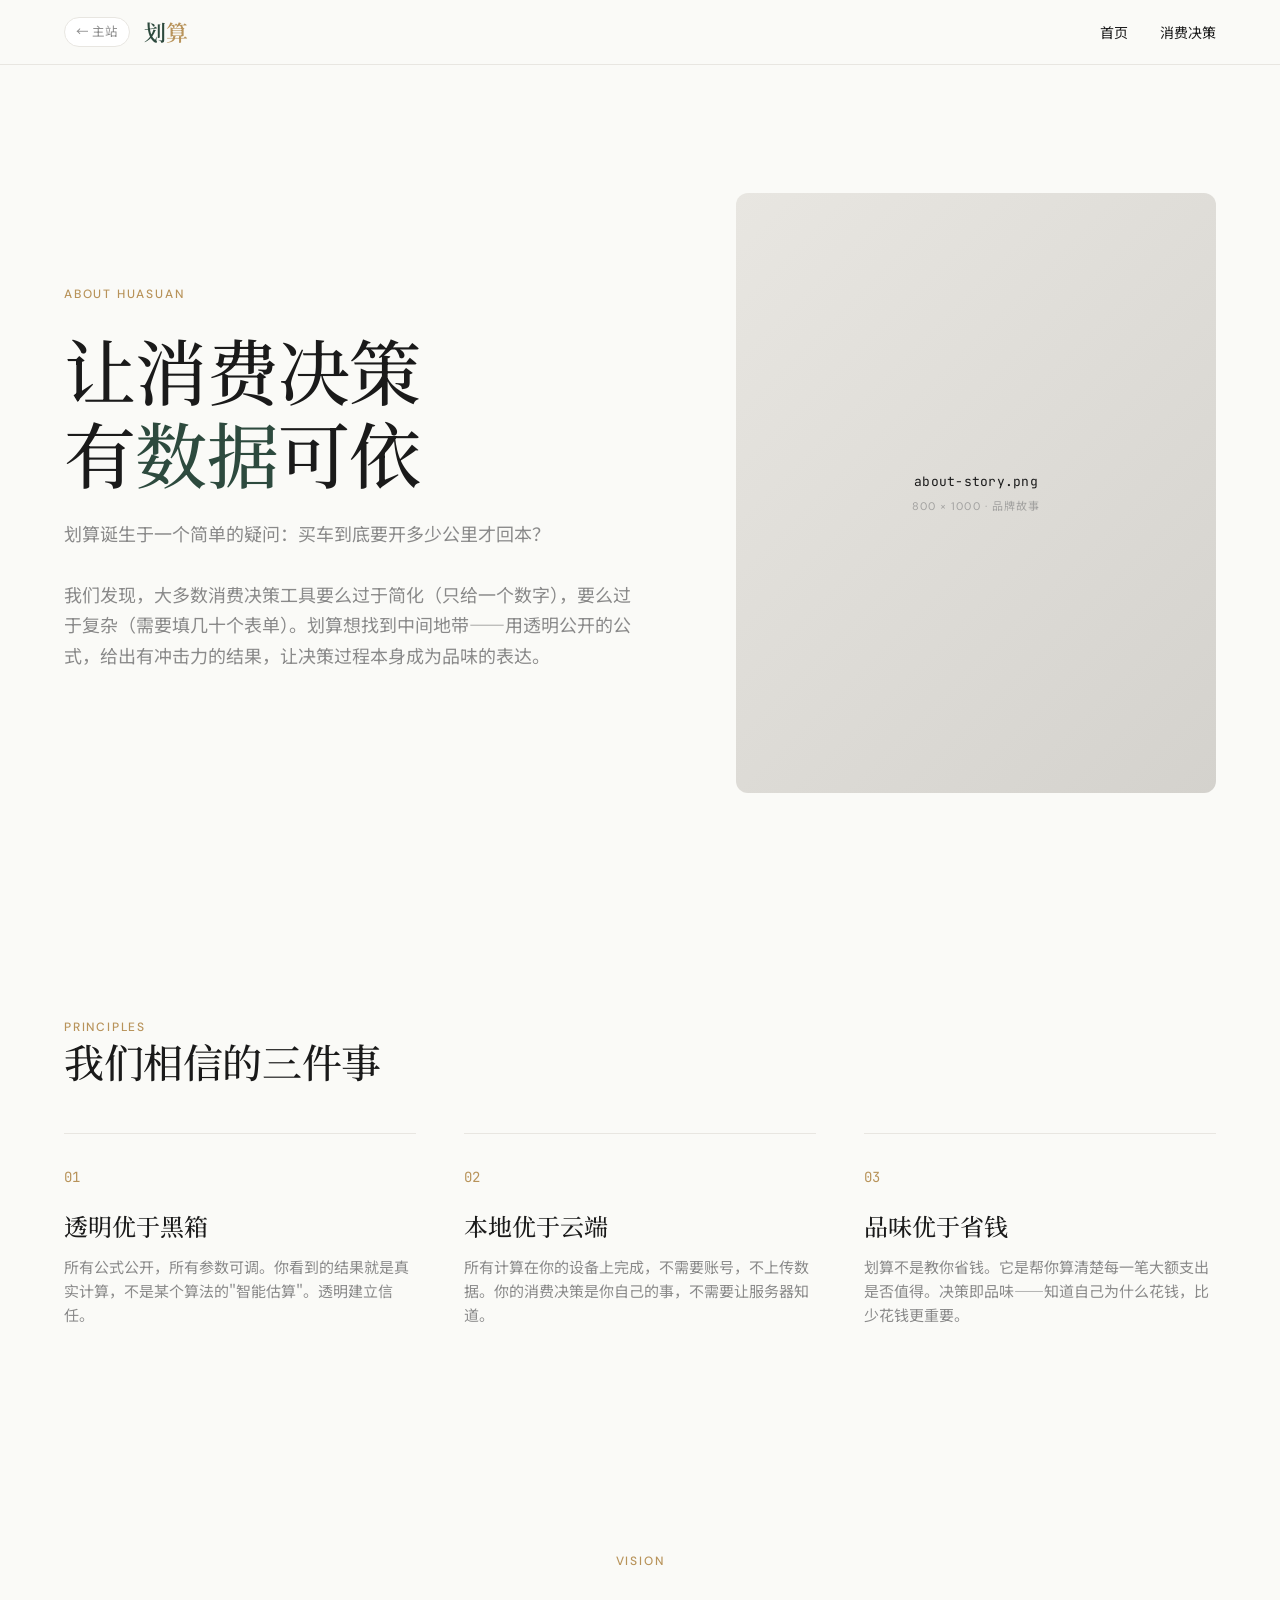
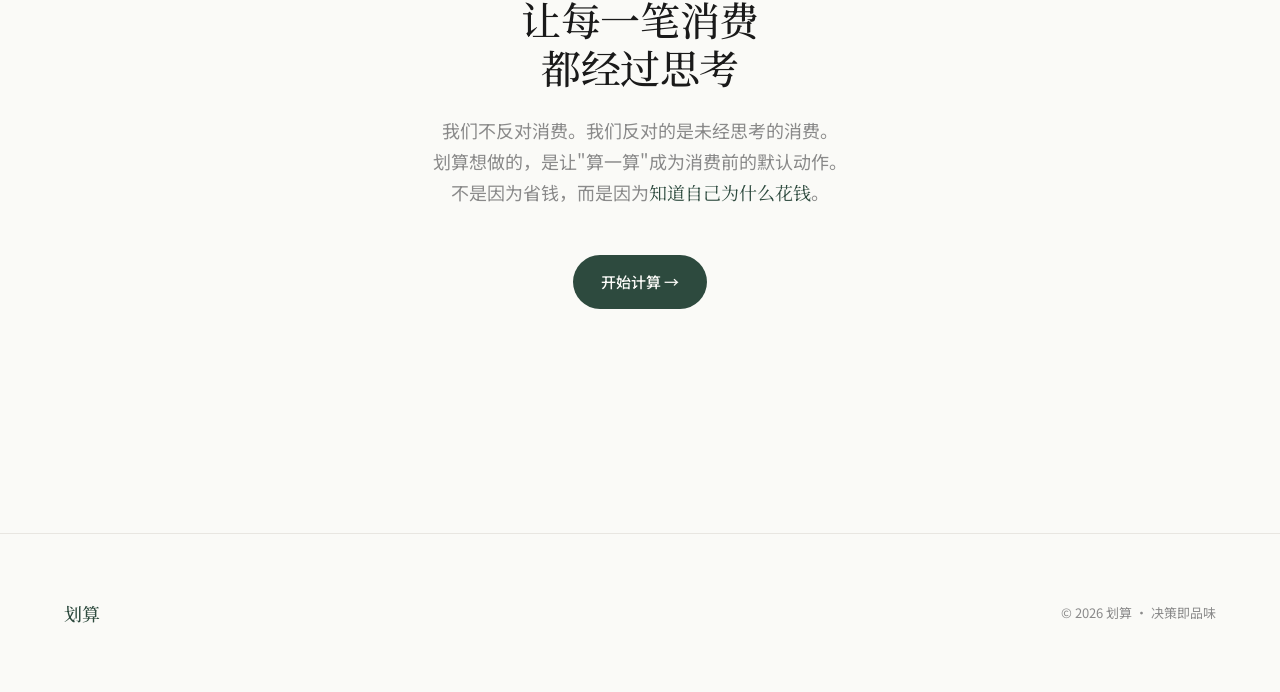
<file: about.html>
<!DOCTYPE html>
<html lang="zh-CN">
<head>
  <meta charset="UTF-8">
  <meta name="viewport" content="width=device-width, initial-scale=1.0">
  <title>划算 — 关于</title>
  <link rel="stylesheet" href="assets/styles.css">
</head>
<body>

  <nav class="nav">
    <div class="container nav__inner">
      <div class="nav__left">
        <a class="nav__back" href="https://cannotcode.cn/" title="返回不能代码主站">← 主站</a>
        <a href="index.html" class="nav__logo">划<span>算</span></a>
      </div>
      <ul class="nav__menu">
        <li><a href="index.html">首页</a></li>
        <li><a href="calculator.html">消费决策</a></li>
      </ul>
    </div>
  </nav>

  <!-- 品牌故事 -->
  <section class="section">
    <div class="container">
      <div style="display:grid; grid-template-columns:1.2fr 1fr; gap:var(--space-3xl); align-items:center;">
        <div class="fade-up">
          <div class="eyebrow">ABOUT HUASUAN</div>
          <h1 class="hero-title" style="margin: var(--space-md) 0;">让消费决策<br>有<em style="color:var(--color-primary);font-style:normal;">数据</em>可依</h1>
          <p style="font-size:18px; color:var(--color-text-muted); line-height:1.7; margin-bottom:var(--space-lg);">
            划算诞生于一个简单的疑问：买车到底要开多少公里才回本？<br><br>
            我们发现，大多数消费决策工具要么过于简化（只给一个数字），要么过于复杂（需要填几十个表单）。划算想找到中间地带——用透明公开的公式，给出有冲击力的结果，让决策过程本身成为品味的表达。
          </p>
        </div>
        <div class="fade-up" style="aspect-ratio:4/5; border-radius:var(--radius-lg); overflow:hidden;">
          <!-- 图片占位：about-story.png
               建议尺寸：800x1000 (4:5竖图)
               内容：团队工作场景，或有人在做计算/思考的画面
               风格：纪实摄影感，不要商业团队照，更像杂志人物特写 -->
          <div class="image-placeholder">
            <span class="image-placeholder__label">about-story.png</span>
            <span class="image-placeholder__hint">800 × 1000 · 品牌故事</span>
          </div>
        </div>
      </div>
    </div>
  </section>

  <!-- 三个理念 -->
  <section class="section section--tight">
    <div class="container">
      <div class="eyebrow fade-up">PRINCIPLES</div>
      <h2 class="section-title fade-up">我们相信的三件事</h2>
      <div class="value-grid">
        <div class="value-item fade-up">
          <div class="value-item__num">01</div>
          <h3 class="value-item__title">透明优于黑箱</h3>
          <p class="value-item__desc">所有公式公开，所有参数可调。你看到的结果就是真实计算，不是某个算法的"智能估算"。透明建立信任。</p>
        </div>
        <div class="value-item fade-up">
          <div class="value-item__num">02</div>
          <h3 class="value-item__title">本地优于云端</h3>
          <p class="value-item__desc">所有计算在你的设备上完成，不需要账号，不上传数据。你的消费决策是你自己的事，不需要让服务器知道。</p>
        </div>
        <div class="value-item fade-up">
          <div class="value-item__num">03</div>
          <h3 class="value-item__title">品味优于省钱</h3>
          <p class="value-item__desc">划算不是教你省钱。它是帮你算清楚每一笔大额支出是否值得。决策即品味——知道自己为什么花钱，比少花钱更重要。</p>
        </div>
      </div>
    </div>
  </section>

  <!-- 愿景 -->
  <section class="section section--tight">
    <div class="container">
      <div style="max-width:760px; margin:0 auto; text-align:center;" class="fade-up">
        <div class="eyebrow">VISION</div>
        <h2 class="section-title" style="margin:var(--space-md) 0;">让每一笔消费<br>都经过思考</h2>
        <p style="font-size:18px; color:var(--color-text-muted); line-height:1.7;">
          我们不反对消费。我们反对的是未经思考的消费。<br>
          划算想做的，是让"算一算"成为消费前的默认动作。<br>
          不是因为省钱，而是因为<span style="color:var(--color-primary); font-family:var(--font-serif-cn);">知道自己为什么花钱</span>。
        </p>
        <div style="margin-top:var(--space-xl);">
          <a href="calculator.html" class="btn btn--primary">开始计算 →</a>
        </div>
      </div>
    </div>
  </section>

  <footer class="footer">
    <div class="container footer__inner">
      <div class="footer__brand">划算</div>
      <div class="footer__copy">© 2026 划算 · 决策即品味</div>
    </div>
  </footer>

  <script>
    const observer = new IntersectionObserver((entries) => {
      entries.forEach(entry => {
        if (entry.isIntersecting) entry.target.classList.add('visible');
      });
    }, { threshold: 0.1 });
    document.querySelectorAll('.fade-up').forEach(el => observer.observe(el));
  </script>
</body>
</html>
</file>
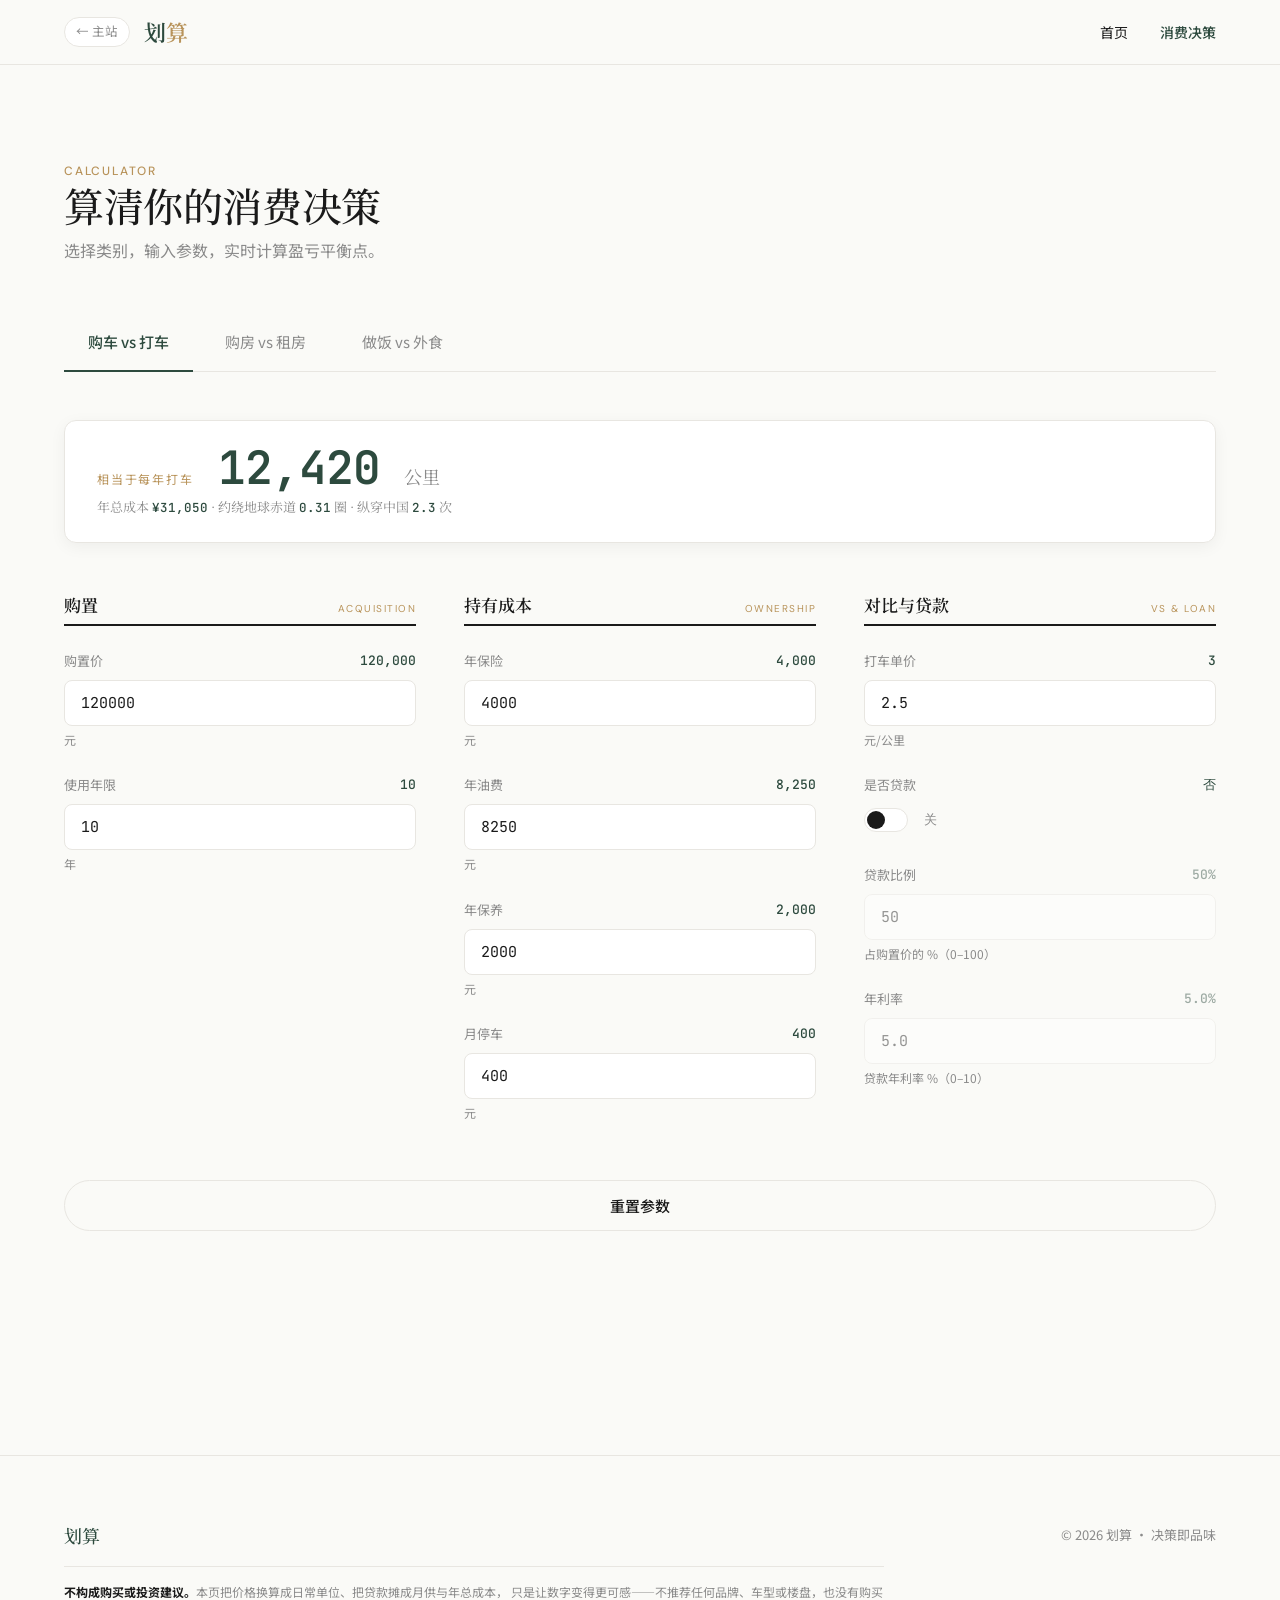
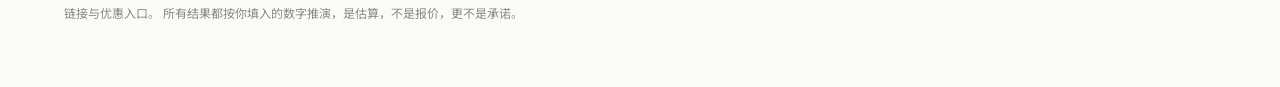
<file: calculator.html>
<!DOCTYPE html>
<html lang="zh-CN">
<head>
  <meta charset="UTF-8">
  <meta name="viewport" content="width=device-width, initial-scale=1.0">
  <title>划算 — 计算器</title>
  <link rel="stylesheet" href="assets/styles.css">
  <script>
    // CountUp 动画（参考 CountUp.js v2.8.1 简化实现，MIT）
    function CountUp(target, endVal, options) {
      this.el = typeof target === 'string' ? document.getElementById(target) : target;
      this.endVal = endVal;
      this.options = Object.assign({
        startVal: 0, duration: 2, useEasing: true, separator: ',',
        decimal: '.', decimalPlaces: 0, prefix: '', suffix: ''
      }, options || {});
      this.duration = this.options.duration * 1000;
      this.startVal = this.options.startVal;
      this.frameVal = this.startVal;
      this.error = '';
      this.rAF = null;
      this.startTime = null;
      if (!this.el) this.error = '[CountUp] target is null';
    }
    CountUp.prototype.easeOutExpo = function(t, b, c, d) {
      return c * (1 - Math.pow(2, -10 * t / d)) + b;
    };
    CountUp.prototype.formatNumber = function(n) {
      var neg = n < 0 ? '-' : '';
      var fixed = Math.abs(n).toFixed(this.options.decimalPlaces);
      var parts = fixed.split('.');
      var intPart = parts[0];
      var decPart = parts.length > 1 ? this.options.decimal + parts[1] : '';
      if (this.options.separator) {
        intPart = intPart.replace(/\B(?=(\d{3})+(?!\d))/g, this.options.separator);
      }
      return neg + this.options.prefix + intPart + decPart + this.options.suffix;
    };
    CountUp.prototype.printValue = function(n) {
      if (this.el) this.el.innerHTML = this.formatNumber(n);
    };
    CountUp.prototype.count = function(timestamp) {
      if (!this.startTime) this.startTime = timestamp;
      var progress = timestamp - this.startTime;
      if (this.options.useEasing) {
        this.frameVal = this.easeOutExpo(progress, this.startVal, this.endVal - this.startVal, this.duration);
      } else {
        this.frameVal = this.startVal + (this.endVal - this.startVal) * (progress / this.duration);
      }
      if (this.endVal >= this.startVal ? this.frameVal > this.endVal : this.frameVal < this.endVal) {
        this.frameVal = this.endVal;
      }
      this.frameVal = Number(this.frameVal.toFixed(this.options.decimalPlaces));
      this.printValue(this.frameVal);
      if (progress < this.duration) {
        this.rAF = requestAnimationFrame(this.count.bind(this));
      } else {
        this.printValue(this.endVal);
        this.rAF = null;
        if (this.options.onCompleteCallback) this.options.onCompleteCallback();
      }
    };
    CountUp.prototype.start = function(callback) {
      if (this.error) return;
      if (callback) this.options.onCompleteCallback = callback;
      this.startTime = null;
      this.frameVal = this.startVal;
      this.rAF = requestAnimationFrame(this.count.bind(this));
    };
    CountUp.prototype.reset = function() {
      if (this.rAF) cancelAnimationFrame(this.rAF);
      this.startTime = null;
      this.frameVal = this.startVal;
      this.printValue(this.startVal);
    };
  </script>
</head>
<body>

  <!-- 导航（v3.4：现金流+未来计划合并为首页 index.html） -->
  <nav class="nav">
    <div class="container nav__inner">
      <div class="nav__left">
        <a class="nav__back" href="https://cannotcode.cn/" title="返回不能代码主站">← 主站</a>
        <a href="index.html" class="nav__logo">划<span>算</span></a>
      </div>
      <ul class="nav__menu">
        <li><a href="index.html">首页</a></li>
        <li><a href="calculator.html" class="active">消费决策</a></li>
      </ul>
    </div>
  </nav>

  <section class="section section--tight">
    <div class="container">
      <div class="eyebrow fade-up">CALCULATOR</div>
      <h1 class="section-title fade-up">算清你的消费决策</h1>
      <p class="section-subtitle fade-up">选择类别，输入参数，实时计算盈亏平衡点。</p>

      <!-- 类别Tabs -->
      <div class="category-tabs fade-up" style="margin-top:var(--space-xl)">
        <div class="category-tab active" data-category="car">购车 vs 打车</div>
        <div class="category-tab" data-category="house">购房 vs 租房</div>
        <div class="category-tab" data-category="tableware">做饭 vs 外食</div>
      </div>

      <!-- 计算布局 v3.9：吸顶结果条 + 参数三列 + 全宽明细 -->
      <div class="calc-sticky fade-up">
        <div class="calc-sticky__main">
          <div class="result-eyebrow" id="resultLabel">请输入参数</div>
          <div class="result-number" id="resultNumber">0</div>
          <div class="result-unit" id="resultUnit"></div>
        </div>
        <div class="calc-sticky__sub" id="resultSubline"></div>
      </div>

      <div class="calc-cols fade-up" id="formSection"></div>

      <button class="btn btn--ghost fade-up" style="margin-top:var(--space-lg);width:100%;justify-content:center;" onclick="resetForm()">重置参数</button>
    </div>
  </section>

  <footer class="footer">
    <div class="container footer__inner">
      <div class="footer__brand">划算</div>
      <div class="footer__copy">© 2026 划算 · 决策即品味</div>
    </div>
    <div class="container">
      <div class="footer__disc">
        <b>不构成购买或投资建议。</b>本页把价格换算成日常单位、把贷款摊成月供与年总成本，
        只是让数字变得更可感——不推荐任何品牌、车型或楼盘，也没有购买链接与优惠入口。
        所有结果都按你填入的数字推演，是估算，不是报价，更不是承诺。
      </div>
    </div>
  </footer>

  <script>
    // ========== 类别配置 ==========
    const categories = {
      car: {
        name: '购车',
        templateType: 'breakEven',
        defaults: {
          price: 120000, useYears: 10, annualInsurance: 4000,
          annualFuel: 8250, annualMaintenance: 2000, monthlyParking: 400,
          altUnitPrice: 2.5, loanRate: 0.05, hasLoan: false, loanRatio: 50,
        }
      },
      house: {
        name: '购房',
        templateType: 'breakEven',
        defaults: {
          price: 2000000, useYears: 50, altUnitPrice: 3000,
          annualInsurance: 3000, annualPropertyFee: 3600,
          loanRate: 0.04, hasLoan: false, loanRatio: 70,
        }
      },
      tableware: {
        name: '餐具',
        templateType: 'savings',
        defaults: { price: 30, margin: 70 }
      }
    };

    let currentCategory = 'car';
    let currentValues = {};
    let countUpInstance = null;
    let calcTimer = null;

    function init() {
      // 从URL参数获取类别
      const params = new URLSearchParams(location.search);
      const cat = params.get('cat');
      if (cat && categories[cat]) currentCategory = cat;
      currentValues = { ...categories[currentCategory].defaults };
      updateTabs();
      renderForm();
      calculate();
    }

    function updateTabs() {
      document.querySelectorAll('.category-tab').forEach(tab => {
        tab.classList.toggle('active', tab.dataset.category === currentCategory);
      });
    }

    function debouncedCalculate() {
      if (calcTimer) clearTimeout(calcTimer);
      calcTimer = setTimeout(calculate, 100);
    }

    // v3.9：参数三列语义分栏（购车 3 列 / 购房 3 列 / 餐具单列）
    function renderForm() {
      const form = document.getElementById('formSection');
      let html = '';

      if (currentCategory === 'car') {
        html += calcColumn('购置', 'ACQUISITION',
          createFormGroup('price', '购置价', '元', 'number') +
          createFormGroup('useYears', '使用年限', '年', 'number'));
        html += calcColumn('持有成本', 'OWNERSHIP',
          createFormGroup('annualInsurance', '年保险', '元', 'number') +
          createFormGroup('annualFuel', '年油费', '元', 'number') +
          createFormGroup('annualMaintenance', '年保养', '元', 'number') +
          createFormGroup('monthlyParking', '月停车', '元', 'number'));
        html += calcColumn('对比与贷款', 'VS & LOAN',
          createFormGroup('altUnitPrice', '打车单价', '元/公里', 'number') +
          loanGroupHtml());
      } else if (currentCategory === 'house') {
        const depreciation = currentValues.useYears > 0
          ? currentValues.price / currentValues.useYears : 0;
        html += calcColumn('购置', 'ACQUISITION',
          createFormGroup('price', '购置价', '元', 'number') +
          createFormGroup('useYears', '使用年限', '年', 'number') +
          calcSubGroup('持有成本', 'OWNERSHIP COST',
            readOnlyFormGroup('annualDepreciation', '年折旧', '元', depreciation) +
            createFormGroup('annualInsurance', '年保险', '元', 'number') +
            createFormGroup('annualPropertyFee', '年物业费', '元', 'number')));
        html += calcColumn('对比', 'RENTAL',
          createFormGroup('altUnitPrice', '月租金', '元/月', 'number'));
        html += calcColumn('贷款', 'LOAN', loanGroupHtml());
      } else {
        html += calcColumn('做饭 vs 外食', 'COOK VS EAT-OUT',
          createFormGroup('price', '每天用餐成本(做饭)', '元/天', 'number') +
          marginGroupHtml());
      }
      form.innerHTML = html;
    }

    function calcColumn(title, eyebrow, inner) {
      return `
        <div class="calc-col">
          <div class="calc-col__head"><h3>${title}</h3><span>${eyebrow}</span></div>
          ${inner}
        </div>
      `;
    }

    // 列内子分组（用于"持有成本"这类语义小标题，视觉层级比列头低一级）
    function calcSubGroup(title, eyebrow, inner) {
      return `
        <div class="calc-sub">
          <div class="calc-sub__head"><h4>${title}</h4><span>${eyebrow}</span></div>
          ${inner}
        </div>
      `;
    }

    // 只读展示字段（用于派生项：如年折旧，随价格/年限联动而不可直接编辑）
    function readOnlyFormGroup(key, label, unit, value) {
      return `
        <div class="form-group form-group--readonly">
          <div class="form-label">
            <span>${label}</span>
            <span class="value" id="${key}Label">${formatNumber(value)}</span>
          </div>
          <input type="text" class="form-input" id="${key}Input" value="${formatNumber(value)}" readonly tabindex="-1">
          <div class="form-hint">${unit} · 派生值 = 购置价 ÷ 使用年限</div>
        </div>
      `;
    }

    // 贷款组：切换按钮 + 比例/利率输入框（关闭时禁用置灰，布局不跳动）
    function loanGroupHtml() {
      const on = currentValues.hasLoan;
      return `
        <div class="form-group">
          <div class="form-label">
            <span>是否贷款</span>
            <span class="value" id="loanToggleLabel">${on ? '是' : '否'}</span>
          </div>
          <button type="button" class="loan-toggle${on ? ' loan-toggle--on' : ''}" id="loanToggle"
            role="switch" aria-checked="${on}" onclick="toggleLoan()">
            <span class="loan-toggle__track"><span class="loan-toggle__thumb"></span></span>
            <span class="loan-toggle__text">${on ? '开' : '关'}</span>
          </button>
        </div>
        <div class="form-group${on ? '' : ' form-group--off'}" id="loanRatioGroup">
          <div class="form-label">
            <span>贷款比例</span>
            <span class="value" id="loanRatioLabel">${currentValues.loanRatio}%</span>
          </div>
          <input type="number" class="form-input" id="loanRatioInput" value="${currentValues.loanRatio}"
            min="0" max="100" step="5" oninput="updateLoanRatio(this.value)"${on ? '' : ' disabled'}>
          <div class="form-hint">占购置价的 %（0–100）</div>
        </div>
        <div class="form-group${on ? '' : ' form-group--off'}" id="loanRateGroup">
          <div class="form-label">
            <span>年利率</span>
            <span class="value" id="loanRateLabel">${(currentValues.loanRate * 100).toFixed(1)}%</span>
          </div>
          <input type="number" class="form-input" id="loanRateInput" value="${(currentValues.loanRate * 100).toFixed(1)}"
            min="0" max="10" step="0.1" oninput="updateLoanRate(this.value)"${on ? '' : ' disabled'}>
          <div class="form-hint">贷款年利率 %（0–10）</div>
        </div>
      `;
    }

    function marginGroupHtml() {
      return `
        <div class="form-group">
          <div class="form-label">
            <span>外食毛利率</span>
            <span class="value" id="marginLabel">${currentValues.margin}%</span>
          </div>
          <input type="range" class="form-slider" min="60" max="80" step="1"
            value="${currentValues.margin}"
            oninput="updateValue('margin', this.value)">
          <div class="form-hint">毛利率60%-80%，默认70%（餐饮行业平均）</div>
        </div>
      `;
    }

    function createFormGroup(key, label, unit, type) {
      const value = currentValues[key];
      return `
        <div class="form-group">
          <div class="form-label">
            <span>${label}</span>
            <span class="value" id="${key}Label">${formatNumber(value)}</span>
          </div>
          <input type="${type}" class="form-input" value="${value}"
            oninput="updateValue('${key}', this.value)">
          <div class="form-hint">${unit}</div>
        </div>
      `;
    }

    function updateValue(key, value) {
      currentValues[key] = parseFloat(value) || 0;
      const label = document.getElementById(key + 'Label');
      if (label) {
        if (key === 'margin') {
          label.textContent = value + '%';
        } else {
          label.textContent = formatNumber(currentValues[key]);
        }
      }
      debouncedCalculate();
    }

    function updateLoanRatio(value) {
      let v = parseFloat(value);
      if (isNaN(v)) v = 0;
      v = Math.min(100, Math.max(0, v));
      currentValues.loanRatio = v;
      const label = document.getElementById('loanRatioLabel');
      if (label) label.textContent = v + '%';
      debouncedCalculate();
    }

    function updateLoanRate(value) {
      let v = parseFloat(value);
      if (isNaN(v)) v = 0;
      v = Math.min(10, Math.max(0, v));
      currentValues.loanRate = v / 100;
      const label = document.getElementById('loanRateLabel');
      if (label) label.textContent = v.toFixed(1) + '%';
      debouncedCalculate();
    }

    function toggleLoan() {
      currentValues.hasLoan = !currentValues.hasLoan;
      syncLoanUI();
      debouncedCalculate();
    }

    function syncLoanUI() {
      const on = currentValues.hasLoan;
      const btn = document.getElementById('loanToggle');
      if (btn) {
        btn.classList.toggle('loan-toggle--on', on);
        btn.setAttribute('aria-checked', on ? 'true' : 'false');
        const text = btn.querySelector('.loan-toggle__text');
        if (text) text.textContent = on ? '开' : '关';
      }
      const toggleLabel = document.getElementById('loanToggleLabel');
      if (toggleLabel) toggleLabel.textContent = on ? '是' : '否';
      ['loanRatioInput', 'loanRateInput'].forEach(function(id) {
        const el = document.getElementById(id);
        if (el) el.disabled = !on;
      });
      ['loanRatioGroup', 'loanRateGroup'].forEach(function(id) {
        const el = document.getElementById(id);
        if (el) el.classList.toggle('form-group--off', !on);
      });
    }

    // 具象化类比常量（数据来源：国家测绘局 / 中国地理数据）
    const EARTH_EQUATOR_KM = 40075;       // 地球赤道周长（公里）
    const CHINA_NORTH_SOUTH_KM = 5500;      // 中国南北跨度（公里，漠河-曾母暗沙）
    const CHINA_EAST_WEST_KM = 5200;        // 中国东西跨度（公里，帕米尔-乌苏里江）

    function calculate() {
      const cat = categories[currentCategory];
      let result = 0, label = '', unit = '', decimals = 0;
      let subline = '';

      if (cat.templateType === 'breakEven') {
        if (currentCategory === 'car') {
          const depreciation = currentValues.price / currentValues.useYears;
          const loanInterest = currentValues.hasLoan
            ? currentValues.price * (currentValues.loanRatio / 100) * currentValues.loanRate : 0;
          const annualCost = depreciation + currentValues.annualInsurance
            + currentValues.annualFuel + currentValues.annualMaintenance
            + currentValues.monthlyParking * 12 + loanInterest;
          result = currentValues.altUnitPrice > 0 ? annualCost / currentValues.altUnitPrice : 0;
          label = '相当于每年打车';
          unit = '公里';

          // 具象化类比：绕地球几圈 + 纵穿中国几次
          let analogy = '';
          if (result > 0) {
            const earthLoops = result / EARTH_EQUATOR_KM;
            const cnNorthSouth = result / CHINA_NORTH_SOUTH_KM;
            analogy = `约绕地球赤道 <strong>${earthLoops.toFixed(2)}</strong> 圈 · ` +
              `纵穿中国 <strong>${cnNorthSouth.toFixed(1)}</strong> 次`;
          }

          subline = `年总成本 <strong>¥${fmt(annualCost)}</strong>` +
            (currentValues.hasLoan ? ` · 贷款利息 <strong>¥${fmt(loanInterest)}</strong>` : '') +
            (analogy ? ` · ${analogy}` : '');

        } else if (currentCategory === 'house') {
          const depreciation = currentValues.useYears > 0
            ? currentValues.price / currentValues.useYears : 0;
          const ownershipAnnual = depreciation
            + currentValues.annualInsurance
            + currentValues.annualPropertyFee;
          const loanInterestAnnual = currentValues.hasLoan
            ? currentValues.price * (currentValues.loanRatio / 100) * currentValues.loanRate : 0;
          const totalAnnualCost = ownershipAnnual + loanInterestAnnual;
          const annualRent = currentValues.altUnitPrice * 12;
          // 总成本口径：累计持有成本 + 累计贷款利息 + 购置价，等效于多少年租金现金流
          const beYears = annualRent > 0
            ? (currentValues.price + totalAnnualCost * currentValues.useYears) / annualRent : 0;
          const beMonths = beYears * 12;
          result = beYears;
          label = `相当于 ${fmt(currentValues.altUnitPrice)} 元/月房租，住`;
          unit = '年';
          decimals = 1;
          subline = `购房总价 <strong>¥${fmt(currentValues.price)}</strong> · ` +
            `年持有+利息 <strong>¥${fmt(totalAnnualCost)}</strong> · ` +
            `盈亏平衡 <strong>${Math.round(beMonths)}</strong> 个月`;

          // 同步"年折旧"的派生字段显示（价格/年限变动时实时更新）
          const depLabel = document.getElementById('annualDepreciationLabel');
          if (depLabel) depLabel.textContent = formatNumber(depreciation);
          const depInput = document.getElementById('annualDepreciationInput');
          if (depInput) depInput.value = formatNumber(depreciation);
        }
      } else if (cat.templateType === 'savings') {
        const margin = currentValues.margin / 100;
        const eatOutDailyCost = currentValues.price / (1 - margin);
        const dailySavings = eatOutDailyCost - currentValues.price;
        const annualSavings = dailySavings * 365;
        result = annualSavings;
        label = '相当于每年省下';
        unit = '元';
        subline = `日节省 <strong>¥${fmt(dailySavings)}</strong> · 年节省 <strong>¥${fmt(annualSavings)}</strong>`;
      }
      displayResult(result, label, unit, decimals, subline);
    }

    function displayResult(value, label, unit, decimals, subline) {
      document.getElementById('resultLabel').textContent = label;
      document.getElementById('resultUnit').textContent = unit;
      document.getElementById('resultSubline').innerHTML = subline;

      const target = document.getElementById('resultNumber');
      const dec = decimals || 0;
      const finalVal = dec > 0 ? Number(value.toFixed(dec)) : Math.round(value);

      if (countUpInstance && !countUpInstance.error) {
        if (countUpInstance.rAF) {
          countUpInstance.endVal = finalVal;
        } else {
          countUpInstance.startVal = countUpInstance.frameVal;
          countUpInstance.endVal = finalVal;
          countUpInstance.startTime = null;
          countUpInstance.duration = 1500;
          countUpInstance.rAF = requestAnimationFrame(countUpInstance.count.bind(countUpInstance));
        }
      } else {
        countUpInstance = new CountUp(target, finalVal, {
          startVal: 0, duration: 1.5, useEasing: true, separator: ',', decimalPlaces: dec
        });
        if (!countUpInstance.error) countUpInstance.start();
        else target.textContent = formatNumber(finalVal);
      }
    }

    function switchCategory(cat) {
      currentCategory = cat;
      currentValues = { ...categories[cat].defaults };
      countUpInstance = null;  // 切换类别时重置，避免 decimalPlaces 残留
      updateTabs();
      renderForm();
      calculate();
    }

    function resetForm() {
      currentValues = { ...categories[currentCategory].defaults };
      renderForm();
      calculate();
    }

    function formatNumber(n) {
      if (typeof n !== 'number') n = parseFloat(n) || 0;
      return Math.round(n).toLocaleString('zh-CN');
    }
    function fmt(n) {
      if (typeof n !== 'number') n = parseFloat(n) || 0;
      return Math.round(n).toLocaleString('zh-CN');
    }

    // 事件绑定
    document.querySelectorAll('.category-tab').forEach(tab => {
      tab.addEventListener('click', () => switchCategory(tab.dataset.category));
    });

    // v3.9：吸顶条 top 动态对齐 nav 实际高度（移动端 nav 换行会变高）
    function syncStickyTop() {
      const nav = document.querySelector('.nav');
      const bar = document.querySelector('.calc-sticky');
      if (nav && bar) bar.style.top = (nav.offsetHeight + 1) + 'px';
    }
    window.addEventListener('resize', syncStickyTop);
    syncStickyTop();

    // 滚动动画
    const observer = new IntersectionObserver((entries) => {
      entries.forEach(entry => {
        if (entry.isIntersecting) entry.target.classList.add('visible');
      });
    }, { threshold: 0.1 });
    document.querySelectorAll('.fade-up').forEach(el => observer.observe(el));

    init();
  </script>
</body>
</html>
</file>
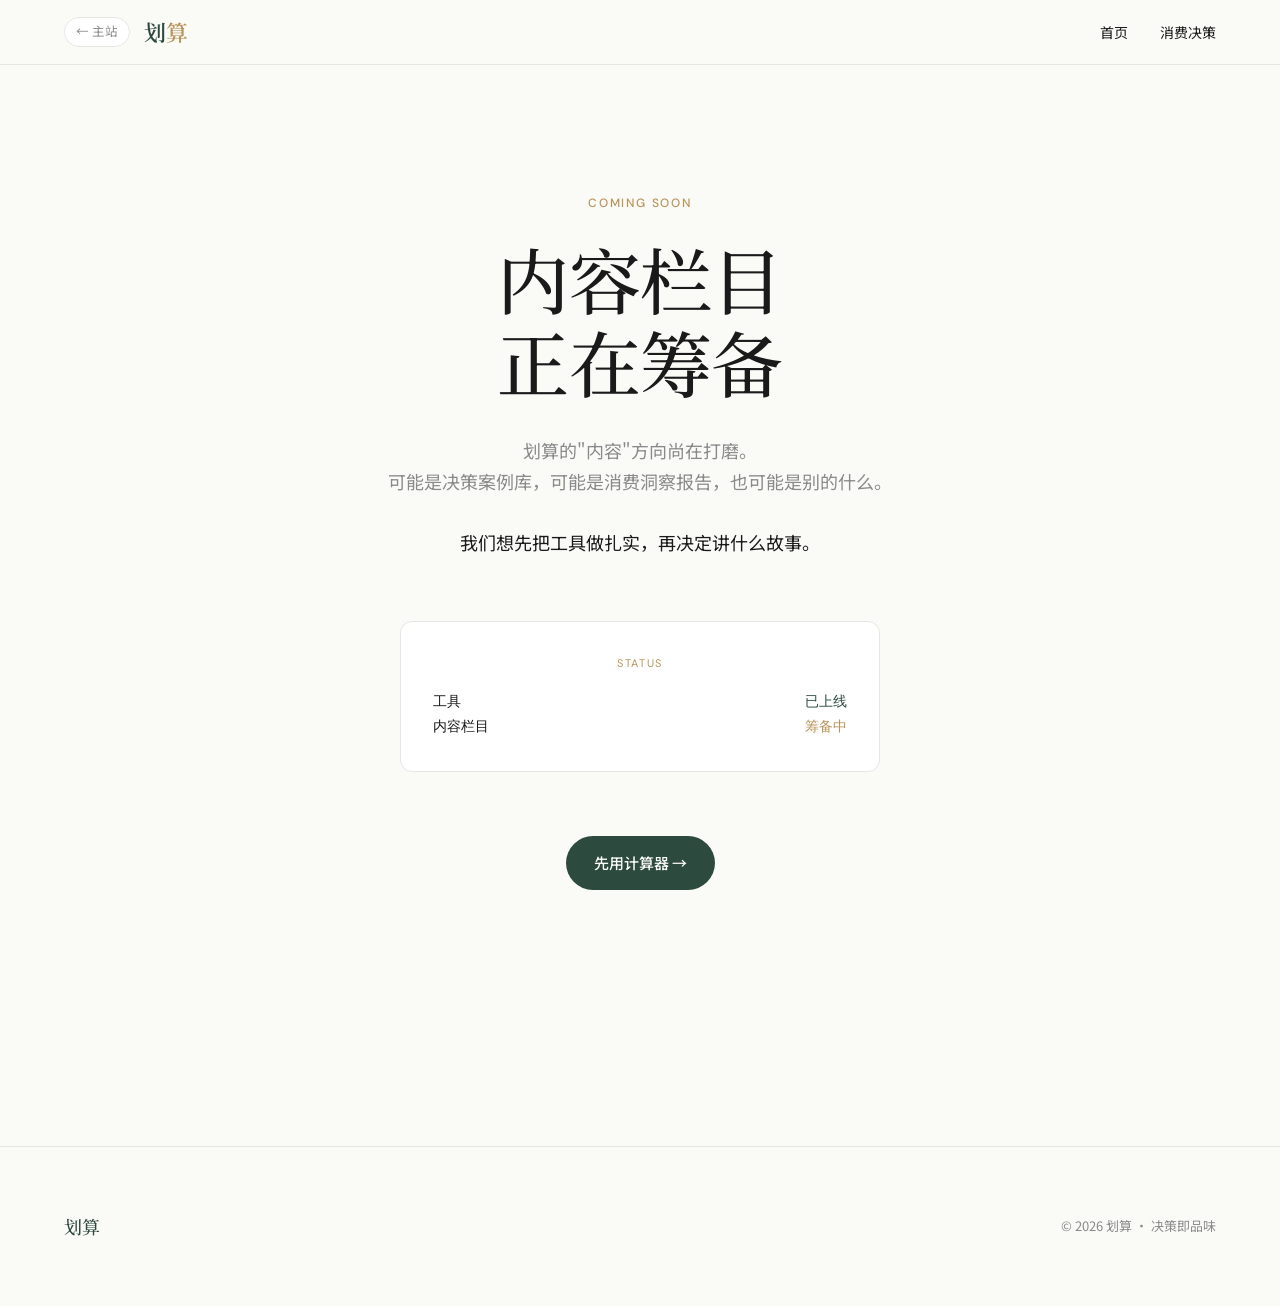
<file: content.html>
<!DOCTYPE html>
<html lang="zh-CN">
<head>
  <meta charset="UTF-8">
  <meta name="viewport" content="width=device-width, initial-scale=1.0">
  <title>划算 — 内容</title>
  <link rel="stylesheet" href="assets/styles.css">
</head>
<body>

  <nav class="nav">
    <div class="container nav__inner">
      <div class="nav__left">
        <a class="nav__back" href="https://cannotcode.cn/" title="返回不能代码主站">← 主站</a>
        <a href="index.html" class="nav__logo">划<span>算</span></a>
      </div>
      <ul class="nav__menu">
        <li><a href="index.html">首页</a></li>
        <li><a href="calculator.html">消费决策</a></li>
      </ul>
    </div>
  </nav>

  <section class="section">
    <div class="container">
      <div class="method-content" style="text-align:center;">
        <div class="eyebrow fade-up">COMING SOON</div>
        <h1 class="hero-title fade-up" style="margin: var(--space-md) 0 var(--space-lg);">内容栏目<br>正在筹备</h1>

        <p class="fade-up" style="font-size:18px; color:var(--color-text-muted); line-height:1.7; max-width:560px; margin:0 auto var(--space-xl);">
          划算的"内容"方向尚在打磨。<br>
          可能是决策案例库，可能是消费洞察报告，也可能是别的什么。<br><br>
          <span style="color:var(--color-text);">我们想先把工具做扎实，再决定讲什么故事。</span>
        </p>

        <div class="fade-up" style="margin-top:var(--space-2xl); padding:var(--space-lg); background:var(--color-surface); border:1px solid var(--color-border); border-radius:var(--radius-lg); max-width:480px; margin-left:auto; margin-right:auto;">
          <div style="font-family:var(--font-sans-en); font-size:11px; letter-spacing:0.15em; color:var(--color-secondary); margin-bottom:var(--space-sm);">STATUS</div>
          <div style="font-family:var(--font-mono); font-size:14px; color:var(--color-text); line-height:1.8; text-align:left;">
            <div style="display:flex; justify-content:space-between;"><span>工具</span><span style="color:var(--color-primary);">已上线</span></div>
            <div style="display:flex; justify-content:space-between;"><span>内容栏目</span><span style="color:var(--color-secondary);">筹备中</span></div>
          </div>
        </div>

        <div class="fade-up" style="margin-top:var(--space-2xl);">
          <a href="calculator.html" class="btn btn--primary">先用计算器 →</a>
        </div>
      </div>
    </div>
  </section>

  <footer class="footer">
    <div class="container footer__inner">
      <div class="footer__brand">划算</div>
      <div class="footer__copy">© 2026 划算 · 决策即品味</div>
    </div>
  </footer>

  <script>
    const observer = new IntersectionObserver((entries) => {
      entries.forEach(entry => {
        if (entry.isIntersecting) entry.target.classList.add('visible');
      });
    }, { threshold: 0.1 });
    document.querySelectorAll('.fade-up').forEach(el => observer.observe(el));
  </script>
</body>
</html>
</file>
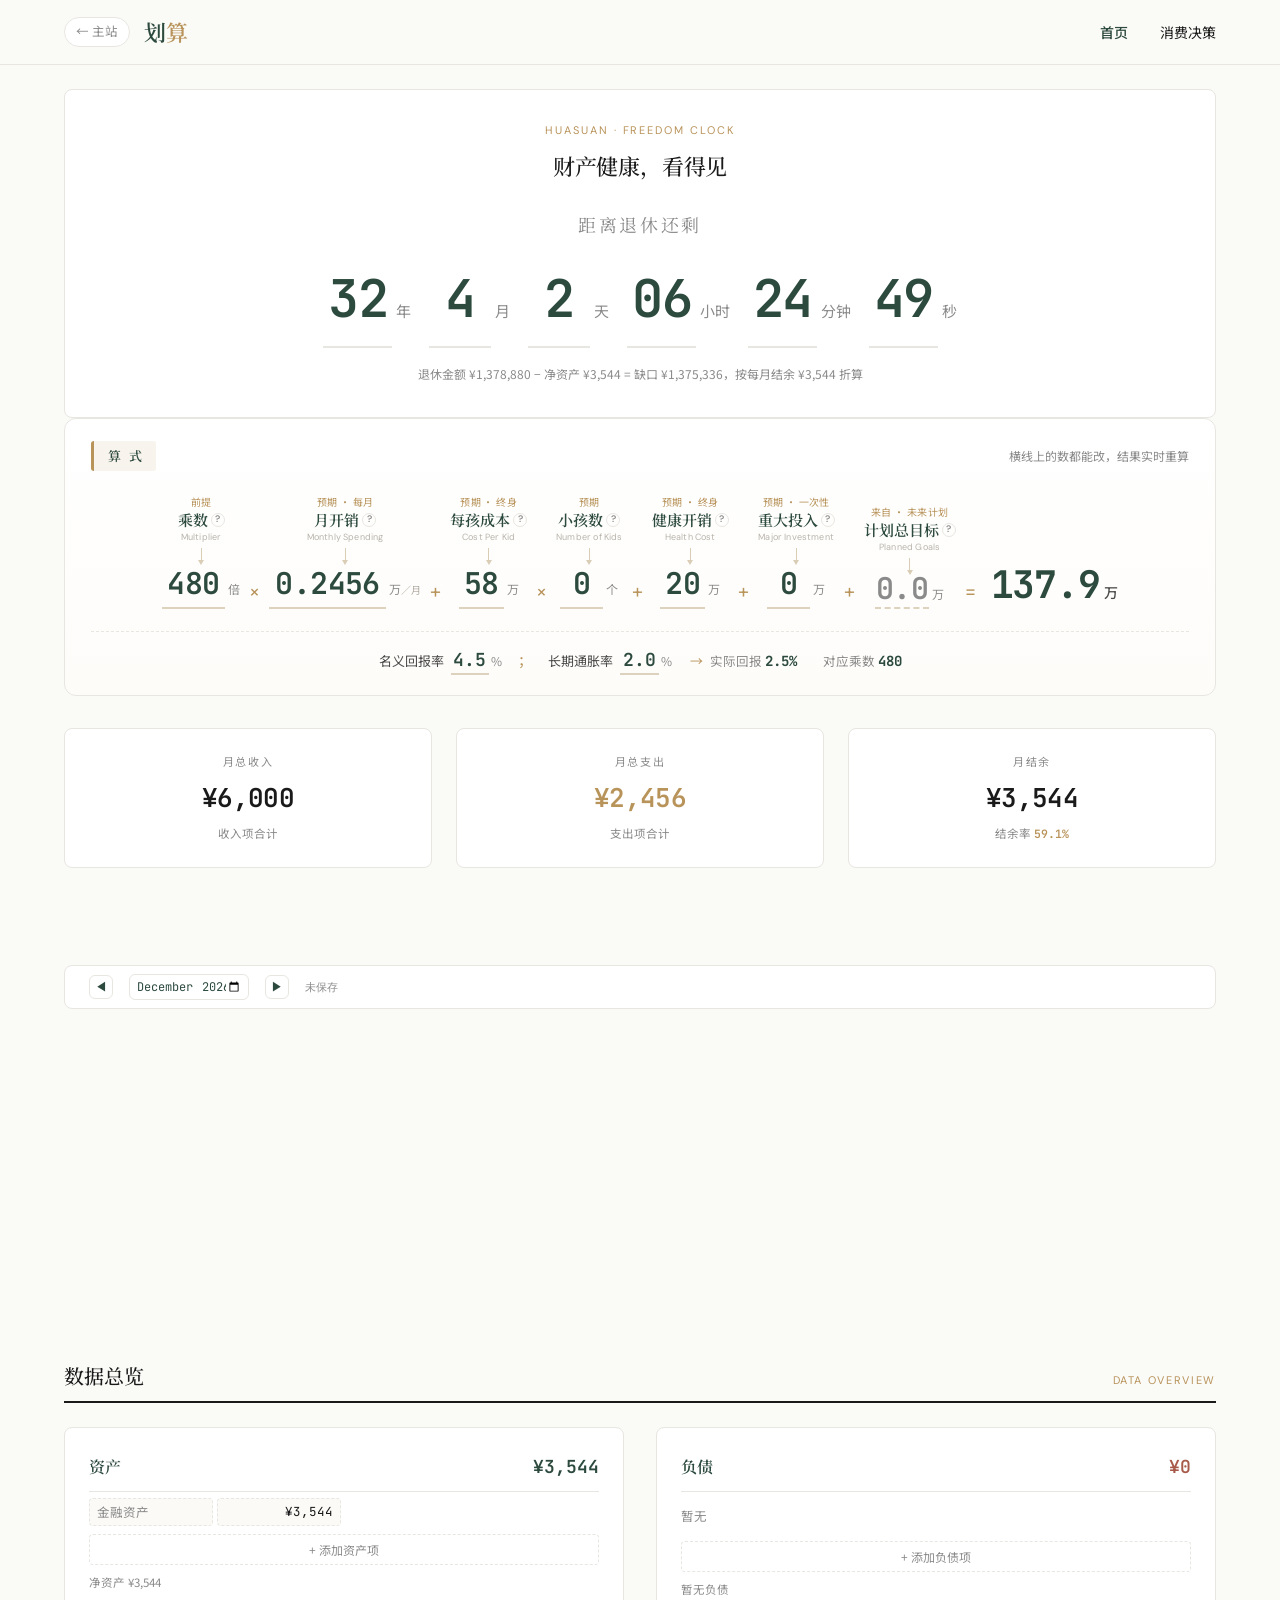
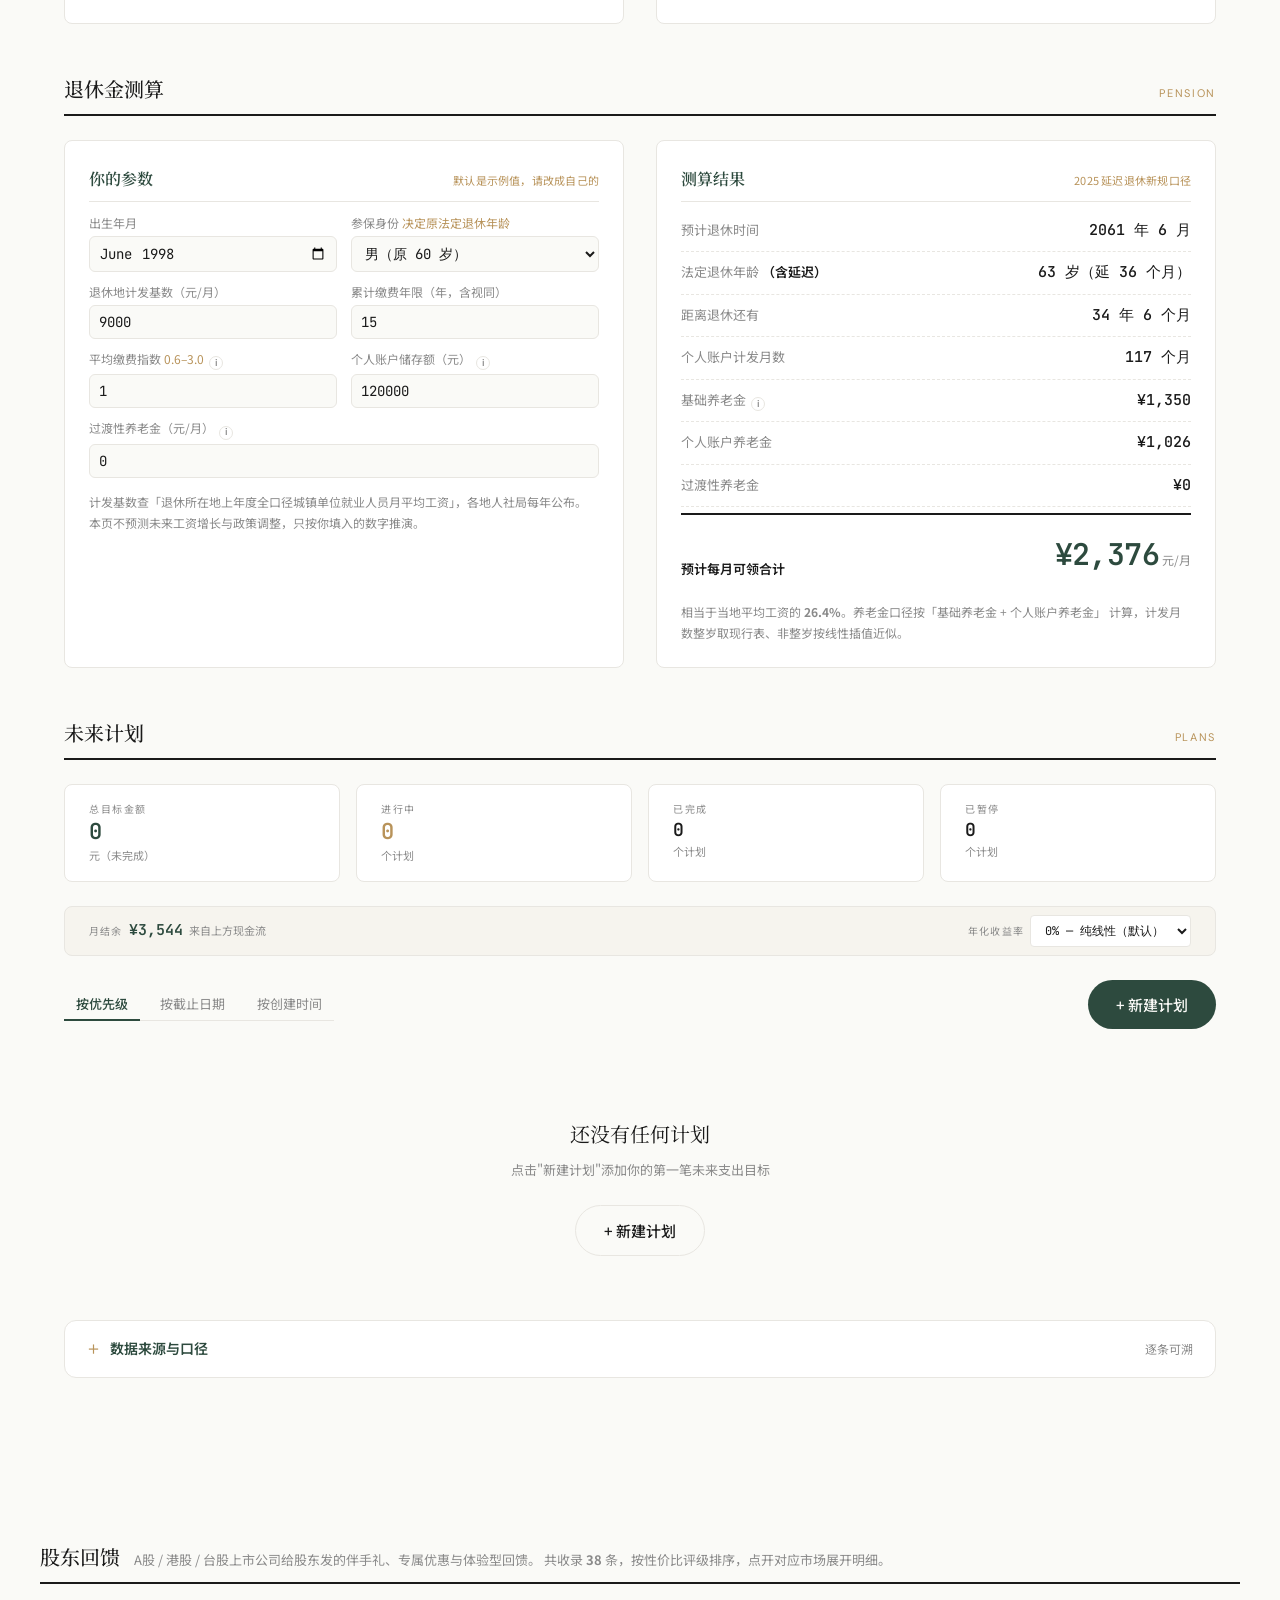
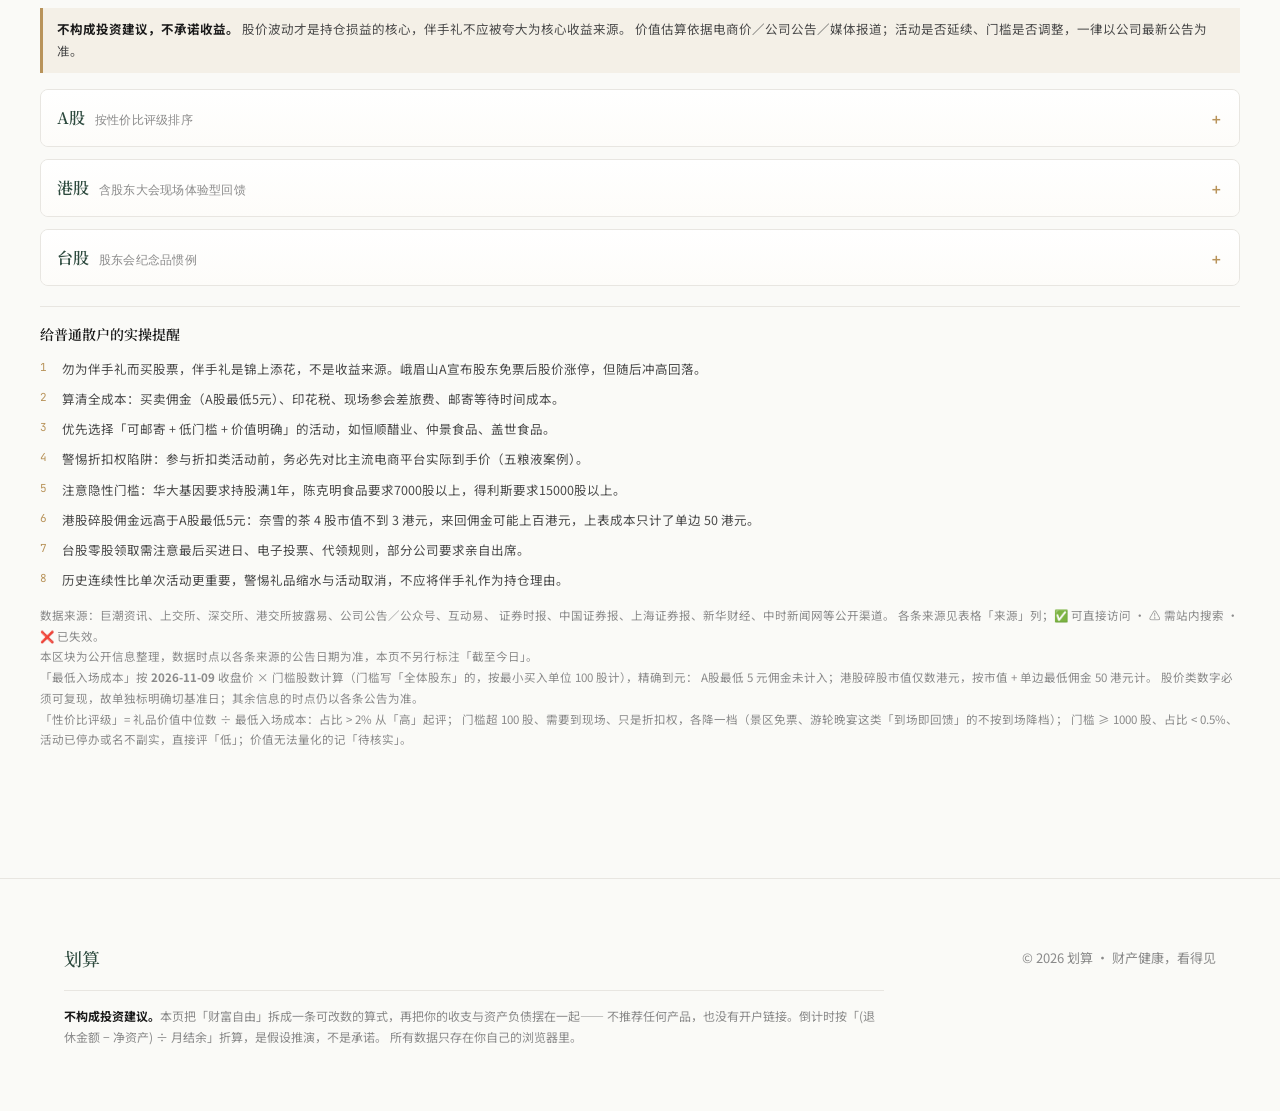
<file: freedom.html>
<!doctype html>
<html lang="zh-CN">
<head>
<meta charset="utf-8">
<meta name="viewport" content="width=device-width,initial-scale=1">
<title>财务自由计算器 · 已并入首页</title>
<meta name="robots" content="noindex">
<meta http-equiv="refresh" content="0; url=index.html">
<link rel="canonical" href="index.html">
<meta name="theme-color" content="#FAFAF7">
<link rel="icon" href="data:image/svg+xml,%3Csvg xmlns='http://www.w3.org/2000/svg' viewBox='0 0 32 32'%3E%3Crect width='32' height='32' rx='7' fill='%23FAFAF7'/%3E%3Crect x='9.5' y='9.5' width='13' height='13' rx='2.5' transform='rotate(45 16 16)' fill='%232D4A3E'/%3E%3C/svg%3E">
<link rel="stylesheet" href="assets/styles.css">
<style>
  .jump { max-width: 560px; margin: 22vh auto 0; padding: 0 24px; text-align: center; }
  .jump .eyebrow {
    font-family: var(--font-sans-en); font-size: 11px; letter-spacing: .18em;
    text-transform: uppercase; color: var(--color-secondary);
  }
  .jump h1 {
    font-family: var(--font-serif-cn); font-size: 24px; font-weight: 500;
    color: var(--color-text); margin: 10px 0 0; letter-spacing: -.01em;
  }
  .jump p { font-size: 14px; color: var(--color-text-muted); line-height: 1.8; margin: 14px 0 0; }
  .jump a { color: var(--color-primary); border-bottom: 1px solid var(--color-border); text-decoration: none; }
  .jump a:hover { border-bottom-color: var(--color-secondary); }
</style>
</head>
<body>

  <div class="jump">
    <div class="eyebrow">HUASUAN · REDIRECT</div>
    <h1>财务自由计算器已并入首页</h1>
    <p>算式、三档对照与数据来源现在都在首页，和你的现金流、资产、负债排在一起，倒计时会跟着一起算。<br>
       正在自动跳转，没反应就 <a href="index.html">点这里</a>。</p>
  </div>

  <footer class="footer">
    <div class="container footer__inner">
      <div class="footer__brand">划算</div>
      <div class="footer__copy">© 2026 划算 · 财产健康，看得见</div>
    </div>
  </footer>

</body>
</html>
</file>
<file: assets/styles.css>
/* ========== 划算 Design System ========== */
/* 基于 DESIGN.md — Editorial Precision 风格 */

@import url('https://fonts.googleapis.com/css2?family=Fraunces:opsz,wght@9..144,400;9..144,500;9..144,600&family=DM+Sans:wght@400;500;600&family=JetBrains+Mono:wght@400;600&family=Noto+Serif+SC:wght@400;500;600&family=Noto+Sans+SC:wght@400;500;600&display=swap');

:root {
  /* Color */
  --color-primary: #2D4A3E;
  --color-secondary: #B8935A;
  --color-bg: #FAFAF7;
  --color-surface: #FFFFFF;
  --color-text: #1A1A1A;
  --color-text-muted: #8A8A8A;
  --color-border: #E8E6E1;
  --color-error: #A85A4A;

  /* Typography */
  --font-serif-cn: 'Noto Serif SC', 'Songti SC', serif;
  --font-serif-en: 'Fraunces', 'Noto Serif SC', serif;
  --font-sans-cn: 'Noto Sans SC', -apple-system, sans-serif;
  --font-sans-en: 'DM Sans', 'Noto Sans SC', sans-serif;
  --font-mono: 'JetBrains Mono', 'SF Mono', monospace;

  /* Spacing */
  --space-2xs: 4px;
  --space-xs: 8px;
  --space-sm: 16px;
  --space-md: 24px;
  --space-lg: 32px;
  --space-xl: 48px;
  --space-2xl: 64px;
  --space-3xl: 96px;
  --space-4xl: 128px;

  /* Radius */
  --radius-sm: 4px;
  --radius-md: 8px;
  --radius-lg: 12px;
  --radius-full: 9999px;

  /* Motion */
  --ease-enter: cubic-bezier(0.16, 1, 0.3, 1);
  --ease-exit: cubic-bezier(0.7, 0, 0.84, 0);
  --ease-move: cubic-bezier(0.65, 0, 0.35, 1);
}

/* ========== Reset ========== */
* { margin: 0; padding: 0; box-sizing: border-box; }
html { scroll-behavior: smooth; }
body {
  font-family: var(--font-sans-cn);
  background: var(--color-bg);
  color: var(--color-text);
  line-height: 1.7;
  -webkit-font-smoothing: antialiased;
}
a { color: inherit; text-decoration: none; }
img { max-width: 100%; display: block; }

/* ========== Layout ========== */
.container {
  max-width: 1200px;
  margin: 0 auto;
  padding: 0 var(--space-md);
}
.section { padding: var(--space-4xl) 0; }
.section--tight { padding: var(--space-3xl) 0; }

/* ========== Navigation ========== */
.nav {
  position: sticky;
  top: 0;
  z-index: 100;
  background: rgba(250, 250, 247, 0.92);
  backdrop-filter: blur(12px);
  border-bottom: 1px solid var(--color-border);
}
.nav__inner {
  display: flex;
  align-items: center;
  justify-content: space-between;
  height: 64px;
}
.nav__logo {
  font-family: var(--font-serif-cn);
  font-size: 22px;
  font-weight: 600;
  color: var(--color-primary);
  letter-spacing: 0.02em;
}
.nav__logo span { color: var(--color-secondary); }
/* 返回主站（不能代码 cannotcode.cn）：常驻导航最左，做成胶囊按钮，
   与文字导航区分开，避免被误当成站内链接 */
.nav__left {
  display: flex;
  align-items: center;
  gap: 14px;
}
.nav__back {
  display: inline-flex;
  align-items: center;
  padding: 4px 11px 5px;
  border: 1px solid var(--color-border);
  border-radius: var(--radius-full);
  background: var(--color-surface);
  font-size: 12.5px;
  line-height: 1.45;
  color: var(--color-text-muted);
  white-space: nowrap;
  transition: color 200ms var(--ease-move), border-color 200ms var(--ease-move),
              background 200ms var(--ease-move);
}
.nav__back:hover {
  color: var(--color-primary);
  border-color: var(--color-primary);
  background: rgba(45, 74, 62, 0.06);
}
.nav__back:focus-visible {
  outline: 2px solid var(--color-secondary);
  outline-offset: 2px;
}
.nav__menu {
  display: flex;
  gap: var(--space-lg);
  list-style: none;
}
.nav__menu a {
  font-size: 14px;
  color: var(--color-text);
  transition: color 200ms var(--ease-move);
}
.nav__menu a:hover { color: var(--color-primary); }
.nav__menu a.active { color: var(--color-primary); font-weight: 500; }

/* ========== Typography ========== */
.hero-title {
  font-family: var(--font-serif-cn);
  font-size: clamp(40px, 6vw, 72px);
  font-weight: 500;
  line-height: 1.15;
  letter-spacing: -0.01em;
  color: var(--color-text);
}
.hero-title em {
  font-style: normal;
  color: var(--color-primary);
}
.section-title {
  font-family: var(--font-serif-cn);
  font-size: clamp(28px, 3.5vw, 40px);
  font-weight: 500;
  line-height: 1.2;
  letter-spacing: -0.01em;
}
.section-subtitle {
  font-size: 16px;
  color: var(--color-text-muted);
  margin-top: var(--space-xs);
  max-width: 600px;
}
.eyebrow {
  font-family: var(--font-sans-en);
  font-size: 12px;
  font-weight: 500;
  letter-spacing: 0.15em;
  text-transform: uppercase;
  color: var(--color-secondary);
}

/* ========== Buttons ========== */
.btn {
  display: inline-flex;
  align-items: center;
  gap: var(--space-xs);
  padding: 14px 28px;
  font-size: 15px;
  font-weight: 500;
  border-radius: var(--radius-full);
  transition: all 200ms var(--ease-move);
  cursor: pointer;
  border: none;
  font-family: inherit;
}
.btn--primary {
  background: var(--color-primary);
  color: var(--color-bg);
}
.btn--primary:hover {
  background: #1f3a2e;
  transform: translateY(-1px);
}
.btn--ghost {
  background: transparent;
  color: var(--color-text);
  border: 1px solid var(--color-border);
}
.btn--ghost:hover {
  border-color: var(--color-primary);
  color: var(--color-primary);
}

/* ========== Hero ========== */
.hero {
  padding: var(--space-4xl) 0 var(--space-3xl);
  position: relative;
}
.hero__grid {
  display: grid;
  grid-template-columns: 1.2fr 1fr;
  gap: var(--space-3xl);
  align-items: center;
}
.hero__content { max-width: 580px; }
.hero__title { margin: var(--space-md) 0 var(--space-lg); }
.hero__desc {
  font-size: 18px;
  color: var(--color-text-muted);
  line-height: 1.6;
  margin-bottom: var(--space-xl);
}
.hero__cta { display: flex; gap: var(--space-sm); }
.hero__visual {
  aspect-ratio: 4/5;
  background: var(--color-border);
  border-radius: var(--radius-lg);
  overflow: hidden;
  position: relative;
}
.hero__visual-placeholder {
  display: flex;
  align-items: center;
  justify-content: center;
  height: 100%;
  background: linear-gradient(135deg, #E8E6E1 0%, #D4D2CD 100%);
  color: var(--color-text-muted);
  font-size: 14px;
  text-align: center;
  padding: var(--space-md);
}

/* ========== Image Placeholder (unified) ========== */
.image-placeholder {
  background: linear-gradient(135deg, #E8E6E1 0%, #D4D2CD 100%);
  display: flex;
  flex-direction: column;
  align-items: center;
  justify-content: center;
  gap: var(--space-2xs);
  color: var(--color-text-muted);
  text-align: center;
  padding: var(--space-md);
  width: 100%;
  height: 100%;
}
.image-placeholder__label {
  font-family: var(--font-mono);
  font-size: 13px;
  letter-spacing: 0.02em;
  color: var(--color-text);
}
.image-placeholder__hint {
  font-family: var(--font-sans-en);
  font-size: 11px;
  letter-spacing: 0.1em;
  text-transform: uppercase;
  opacity: 0.7;
}

/* ========== Cards ========== */
.card-grid {
  display: grid;
  grid-template-columns: repeat(3, 1fr);
  gap: var(--space-md);
  margin-top: var(--space-xl);
}
.card {
  background: var(--color-surface);
  border-radius: var(--radius-lg);
  overflow: hidden;
  transition: transform 300ms var(--ease-enter), box-shadow 300ms var(--ease-enter);
  cursor: pointer;
}
.card:hover {
  transform: translateY(-4px);
  box-shadow: 0 12px 32px rgba(45, 74, 62, 0.08);
}
.card__visual {
  aspect-ratio: 4/3;
  background: var(--color-border);
  overflow: hidden;
}
.card__body {
  padding: var(--space-md);
}
.card__title {
  font-family: var(--font-serif-cn);
  font-size: 22px;
  font-weight: 500;
  margin-bottom: var(--space-xs);
}
.card__desc {
  font-size: 14px;
  color: var(--color-text-muted);
  line-height: 1.5;
}
.card__arrow {
  display: inline-flex;
  align-items: center;
  gap: var(--space-xs);
  margin-top: var(--space-sm);
  font-size: 13px;
  color: var(--color-secondary);
  font-weight: 500;
}

/* ========== Value Props ========== */
.value-grid {
  display: grid;
  grid-template-columns: repeat(3, 1fr);
  gap: var(--space-xl);
  margin-top: var(--space-xl);
}
.value-item {
  padding: var(--space-lg) 0;
  border-top: 1px solid var(--color-border);
}
.value-item__num {
  font-family: var(--font-mono);
  font-size: 14px;
  color: var(--color-secondary);
  margin-bottom: var(--space-sm);
}
.value-item__title {
  font-family: var(--font-serif-cn);
  font-size: 24px;
  font-weight: 500;
  margin-bottom: var(--space-xs);
}
.value-item__desc {
  font-size: 15px;
  color: var(--color-text-muted);
  line-height: 1.6;
}

/* ========== Calculator Page (v3.9) ========== */
.calc-sticky {
  position: sticky;
  top: 65px;
  z-index: 90;
  background: var(--color-surface);
  border: 1px solid var(--color-border);
  border-radius: var(--radius-lg);
  padding: var(--space-md) var(--space-lg);
  margin-top: var(--space-xl);
  margin-bottom: var(--space-xl);
  box-shadow: 0 4px 16px rgba(0, 0, 0, 0.05);
}
.calc-sticky__main {
  display: flex;
  align-items: baseline;
  gap: var(--space-md);
  flex-wrap: wrap;
}
.calc-sticky__main .result-eyebrow { margin-bottom: 0; }
.calc-sticky__main .result-number {
  font-size: clamp(30px, 4.5vw, 46px);
  margin: 0;
}
.calc-sticky__main .result-unit { margin-bottom: 0; }
.calc-sticky__sub {
  font-family: var(--font-serif-cn);
  font-size: 13px;
  color: var(--color-text-muted);
  line-height: 1.7;
  margin-top: var(--space-2xs);
}
.calc-sticky__sub strong {
  color: var(--color-primary);
  font-weight: 500;
  font-family: var(--font-mono);
  font-size: 12.5px;
}

/* 参数三列（语义分栏） */
.calc-cols {
  display: grid;
  grid-template-columns: repeat(3, 1fr);
  gap: var(--space-xl);
  align-items: start;
}
.calc-col__head {
  display: flex;
  align-items: baseline;
  justify-content: space-between;
  border-bottom: 2px solid var(--color-text);
  padding-bottom: var(--space-2xs);
  margin-bottom: var(--space-md);
}
.calc-col__head h3 {
  font-family: var(--font-serif-cn);
  font-size: 17px;
  font-weight: 600;
  color: var(--color-text);
}
.calc-col__head span {
  font-family: var(--font-sans-en);
  font-size: 10px;
  letter-spacing: 0.15em;
  text-transform: uppercase;
  color: var(--color-secondary);
}

/* 列内子分组（如"持有成本"）：视觉层级比列头低一级 */
.calc-sub {
  margin-top: var(--space-lg);
  padding-top: var(--space-sm);
  border-top: 1px dashed var(--color-border);
}
.calc-sub__head {
  display: flex;
  align-items: baseline;
  justify-content: space-between;
  margin-bottom: var(--space-sm);
}
.calc-sub__head h4 {
  font-family: var(--font-serif-cn);
  font-size: 14px;
  font-weight: 600;
  color: var(--color-text);
  letter-spacing: 0.02em;
}
.calc-sub__head span {
  font-family: var(--font-sans-en);
  font-size: 9px;
  letter-spacing: 0.15em;
  text-transform: uppercase;
  color: var(--color-text-muted);
}

/* 派生只读字段：保持同尺寸基线，视觉弱化但不跳布局 */
.form-group--readonly .form-input {
  background-color: var(--color-bg-soft, #faf8f3);
  color: var(--color-text-muted);
  border-style: dashed;
  cursor: default;
  user-select: none;
}
.form-group--readonly .form-input:focus {
  outline: none;
  border-color: var(--color-border);
  box-shadow: none;
}.category-tabs {
  display: flex;
  gap: var(--space-xs);
  margin-bottom: var(--space-xl);
  border-bottom: 1px solid var(--color-border);
}
.category-tab {
  padding: var(--space-sm) var(--space-md);
  font-size: 15px;
  color: var(--color-text-muted);
  border-bottom: 2px solid transparent;
  margin-bottom: -1px;
  cursor: pointer;
  transition: all 200ms var(--ease-move);
}
.category-tab:hover { color: var(--color-text); }
.category-tab.active {
  color: var(--color-primary);
  border-bottom-color: var(--color-primary);
  font-weight: 500;
}

/* Form */
.form-group { margin-bottom: var(--space-md); }
.form-label {
  display: flex;
  justify-content: space-between;
  font-size: 13px;
  color: var(--color-text-muted);
  margin-bottom: var(--space-xs);
}
.form-label .value {
  color: var(--color-primary);
  font-family: var(--font-mono);
  font-weight: 500;
}
.form-input {
  width: 100%;
  padding: 12px 16px;
  border: 1px solid var(--color-border);
  border-radius: var(--radius-md);
  font-size: 15px;
  font-family: var(--font-mono);
  background: var(--color-surface);
  color: var(--color-text);
  outline: none;
  transition: border-color 200ms var(--ease-move), opacity 200ms var(--ease-move);
}
.form-input:focus { border-color: var(--color-primary); }
.form-input:disabled { cursor: not-allowed; }
.form-group--off .form-input { opacity: 0.45; }
.form-group--off .form-label .value { opacity: 0.45; }
.form-slider {
  width: 100%;
  -webkit-appearance: none;
  height: 4px;
  background: var(--color-border);
  border-radius: 2px;
  outline: none;
}
.form-slider::-webkit-slider-thumb {
  -webkit-appearance: none;
  width: 20px;
  height: 20px;
  background: var(--color-primary);
  border-radius: 50%;
  cursor: pointer;
}
.form-hint {
  font-size: 12px;
  color: var(--color-text-muted);
  margin-top: var(--space-2xs);
}

/* 吸顶条结果文字 */
.result-eyebrow {
  font-family: var(--font-sans-en);
  font-size: 12px;
  letter-spacing: 0.15em;
  text-transform: uppercase;
  color: var(--color-secondary);
  margin-bottom: var(--space-sm);
}
.result-number {
  font-family: var(--font-mono);
  font-size: clamp(30px, 4.5vw, 46px);
  font-weight: 600;
  color: var(--color-primary);
  line-height: 1;
  margin: var(--space-sm) 0;
  letter-spacing: -0.02em;
}
.result-unit {
  font-family: var(--font-serif-cn);
  font-size: 18px;
  color: var(--color-text-muted);
  margin-bottom: var(--space-lg);
}

/* 贷款切换按钮 */
.loan-toggle {
  display: inline-flex;
  align-items: center;
  gap: var(--space-sm);
  background: none;
  border: none;
  cursor: pointer;
  padding: 4px 0;
}
.loan-toggle__track {
  width: 44px;
  height: 24px;
  border-radius: 12px;
  border: 1px solid var(--color-border);
  background: var(--color-surface);
  position: relative;
  transition: background 200ms var(--ease-move), border-color 200ms var(--ease-move);
}
.loan-toggle__thumb {
  position: absolute;
  top: 2px;
  left: 2px;
  width: 18px;
  height: 18px;
  border-radius: 50%;
  background: var(--color-text);
  transition: transform 200ms var(--ease-move), background 200ms var(--ease-move);
}
.loan-toggle--on .loan-toggle__track {
  background: var(--color-primary);
  border-color: var(--color-primary);
}
.loan-toggle--on .loan-toggle__thumb {
  transform: translateX(20px);
  background: #FAFAF7;
}
.loan-toggle__text {
  font-size: 13px;
  color: var(--color-text-muted);
}
.loan-toggle--on .loan-toggle__text { color: var(--color-primary); font-weight: 500; }/* ========== Methodology Page ========== */
.method-content {
  max-width: 760px;
  margin: 0 auto;
}
.method-content h2 {
  font-family: var(--font-serif-cn);
  font-size: 28px;
  font-weight: 500;
  margin: var(--space-xl) 0 var(--space-sm);
}
.method-content h3 {
  font-family: var(--font-serif-cn);
  font-size: 20px;
  font-weight: 500;
  margin: var(--space-lg) 0 var(--space-sm);
  color: var(--color-primary);
}
.method-content p {
  font-size: 16px;
  line-height: 1.7;
  color: var(--color-text);
  margin-bottom: var(--space-md);
}
.method-content .formula {
  background: var(--color-surface);
  border: 1px solid var(--color-border);
  border-radius: var(--radius-md);
  padding: var(--space-md);
  font-family: var(--font-mono);
  font-size: 14px;
  margin: var(--space-md) 0;
  overflow-x: auto;
}
.method-content ul {
  margin: var(--space-sm) 0 var(--space-md);
  padding-left: var(--space-md);
}
.method-content li {
  margin-bottom: var(--space-xs);
  line-height: 1.7;
}

/* ========== Footer ========== */
.footer {
  border-top: 1px solid var(--color-border);
  padding: var(--space-2xl) 0;
  margin-top: var(--space-4xl);
}
.footer__inner {
  display: flex;
  justify-content: space-between;
  align-items: center;
  flex-wrap: wrap;
  gap: var(--space-md);
}
.footer__brand {
  font-family: var(--font-serif-cn);
  font-size: 18px;
  font-weight: 500;
  color: var(--color-primary);
}
.footer__copy {
  font-size: 13px;
  color: var(--color-text-muted);
}
/* 免责声明：与首页页脚同一套样式，各页共用 */
.footer__disc {
  margin-top: 16px;
  padding-top: 14px;
  border-top: 1px solid var(--color-border);
  max-width: 820px;
  font-size: 12px;
  line-height: 1.75;
  color: var(--color-text-muted);
}
.footer__disc b {
  color: var(--color-text);
}

/* ========== Motion ========== */
.fade-up {
  opacity: 0;
  transform: translateY(20px);
  transition: opacity 700ms var(--ease-enter), transform 700ms var(--ease-enter);
}
.fade-up.visible {
  opacity: 1;
  transform: translateY(0);
}

/* ========== Responsive ========== */
@media (max-width: 1024px) {
  .calc-cols { grid-template-columns: 1fr 1fr; }
}
@media (max-width: 768px) {
  .hero__grid,
  .calc-cols {
    grid-template-columns: 1fr;
  }
  .card-grid,
  .value-grid {
    grid-template-columns: 1fr;
  }
  .nav__inner {
    flex-wrap: wrap;
    height: auto;
    padding: var(--space-xs) var(--space-md);
    gap: var(--space-xs);
  }
  .nav__menu {
    display: flex;
    gap: var(--space-sm);
    width: 100%;
    justify-content: flex-end;
    flex-wrap: wrap;
  }
  .nav__menu a { font-size: 12px; }
  .nav__left { gap: 10px; }
  .nav__back { font-size: 11.5px; padding: 3px 9px 4px; }
}
</file>
